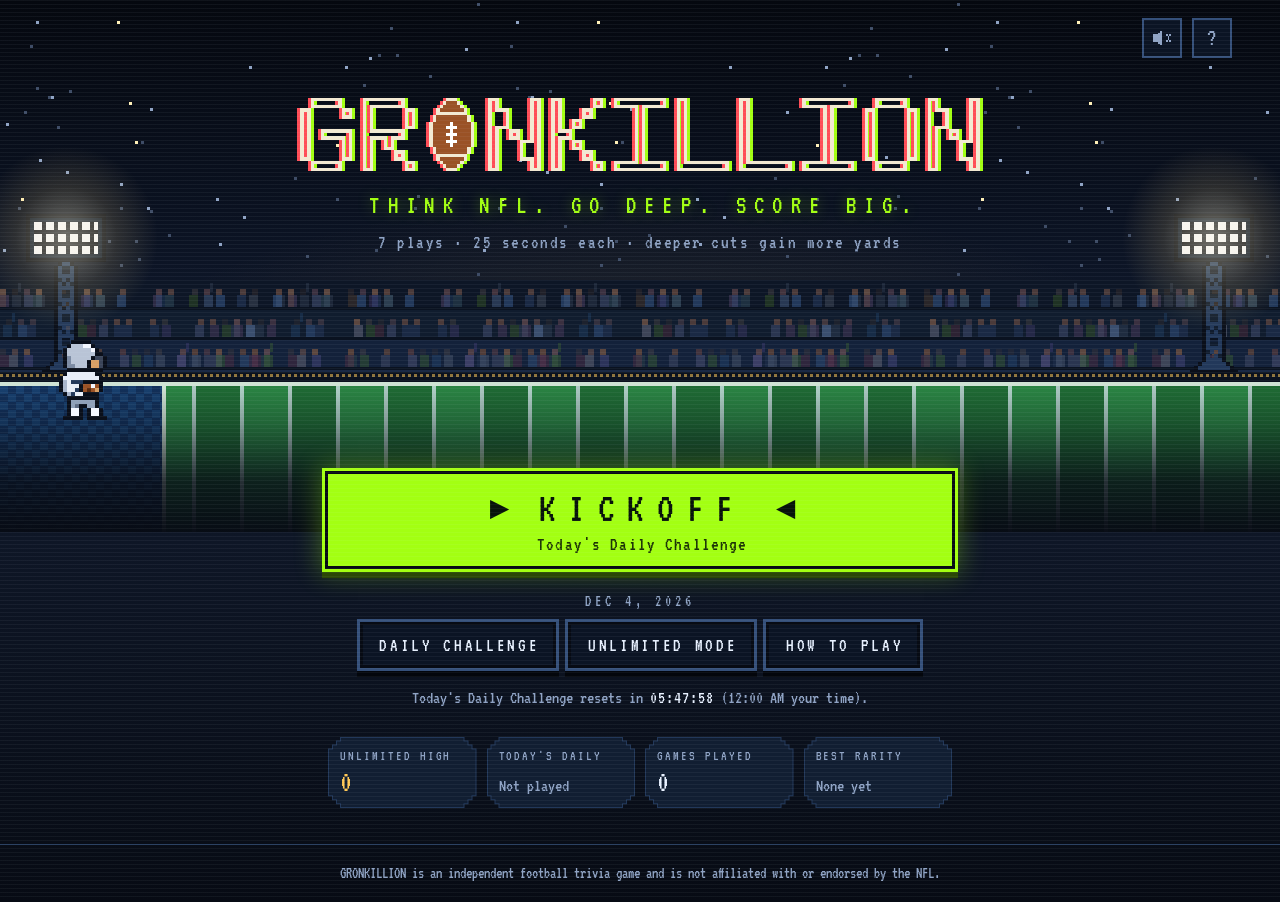
<file: index.html>
<!DOCTYPE html>
<html lang="en">
<head>
<meta charset="utf-8">
<meta name="viewport" content="width=device-width, initial-scale=1, viewport-fit=cover, interactive-widget=resizes-content">
<meta name="theme-color" content="#070B14">
<meta name="description" content="GRONKILLION: an NFL trivia game. Seven timed plays. Obvious answers get first downs; deep cuts score touchdowns.">
<title>GRONKILLION — Think NFL. Go Deep. Score Big.</title>
<link rel="icon" href="data:image/svg+xml,%3Csvg xmlns='http://www.w3.org/2000/svg' viewBox='0 0 8 8' shape-rendering='crispEdges'%3E%3Cpath fill='%23A3FF12' d='M3 0h2v1h1v1h1v4h-1v1h-1v1h-2v-1h-1v-1h-1v-4h1v-1h1z'/%3E%3Cpath fill='%23070B14' d='M3 3h2v1h-2zM3 5h2v1h-2z'/%3E%3C/svg%3E">
<link rel="preconnect" href="https://fonts.googleapis.com">
<link rel="preconnect" href="https://fonts.gstatic.com" crossorigin>
<link rel="stylesheet" href="https://fonts.googleapis.com/css2?family=VT323&display=swap">
<style>
/* ==========================================================================
   GRONKILLION — styles
   Retro pixel language: VT323, notched panels, hard double-ring buttons,
   scanlines, a night stadium. All motion is transform/opacity only.
   ========================================================================== */
:root {
  --bg0: #070B14;
  --bg1: #0E1626;
  --panel: #101C2E;
  --panel-deep: #0B1424;
  --border: #22385A;
  --border-hi: #35507A;
  --text: #E8F1FF;
  --muted: #8FA3C4;
  --lime: #A3FF12;
  --gold: #FFC857;
  --red: #FF4D57;
  --cream: #F3E9D2;
  --turf-a: #1F6B34;
  --turf-b: #2A8443;
  --chalk: #D9E2EE;
  --blue: #4DA3FF;
  --orange: #FF9F43;
  --purple: #B47CFF;
  --font: "VT323", ui-monospace, "SFMono-Regular", Menlo, Consolas, monospace;
  --gutter: clamp(16px, 3vw, 28px);
  --top-h: 76px;
  --sky-h: clamp(220px, 34vh, 330px);
  --cs: 3;   /* crowd pixel scale */
  --ts: 4;   /* light tower pixel scale */
  --s: 4px; /* pixel-corner step */
}

/* Tier colours (existing tier palette). Every badge also carries a text label. */
[data-tier="chalk"]         { --tier: var(--chalk);  --tier-glow: rgba(217, 226, 238, .45); }
[data-tier="starter"]       { --tier: var(--blue);   --tier-glow: rgba(77, 163, 255, .5); }
[data-tier="pro_bowler"]    { --tier: var(--lime);   --tier-glow: rgba(163, 255, 18, .45); }
[data-tier="all_pro"]       { --tier: var(--orange); --tier-glow: rgba(255, 159, 67, .5); }
[data-tier="hall_of_famer"] { --tier: var(--purple); --tier-glow: rgba(180, 124, 255, .55); }
[data-tier="gronkillion"]   { --tier: var(--gold);   --tier-glow: rgba(255, 200, 87, .6); }
[data-tier="miss"]          { --tier: var(--red);    --tier-glow: rgba(255, 77, 87, .5); }

*, *::before, *::after { box-sizing: border-box; }
html { -webkit-text-size-adjust: 100%; text-size-adjust: 100%; background: var(--bg0); }
body {
  position: relative;
  margin: 0;
  min-height: 100vh;
  min-height: 100dvh;
  display: flex;
  flex-direction: column;
  background: linear-gradient(180deg, var(--bg0) 0, var(--bg1) 60vh, var(--bg0) 100%);
  background-color: var(--bg0);
  color: var(--text);
  font-family: var(--font);
  font-size: 20px;
  line-height: 1.3;
  overflow-x: hidden;
  isolation: isolate; /* so the z-index:-1 stadium paints above the body background */
}
/* CRT scanlines: static, so they stay on for reduced-motion users too */
body::after {
  content: "";
  position: fixed;
  inset: 0;
  z-index: 90;
  pointer-events: none;
  background: repeating-linear-gradient(180deg, rgba(232, 241, 255, .05) 0 1px, transparent 1px 4px);
}
button, input, textarea { font: inherit; color: inherit; }
button { cursor: pointer; }
[hidden] { display: none !important; }
p, h1, h2, h3, dl, dd { margin: 0; }
h1, h2, h3 { font-weight: 400; }
.sr-only {
  position: absolute !important; width: 1px; height: 1px; padding: 0; margin: -1px;
  overflow: hidden; clip: rect(0 0 0 0); white-space: nowrap; border: 0;
}
:focus { outline: none; }
:focus-visible { outline: 3px solid var(--lime); outline-offset: 3px; }
.svg-defs { position: absolute; width: 0; height: 0; overflow: hidden; }
.spr { display: block; overflow: visible; }
.micro { font-size: 16px; line-height: 1.2; letter-spacing: .25em; text-transform: uppercase; color: var(--muted); }
.dim { color: var(--muted); }

/* ---------- Notched pixel panel ---------- */
/* Stepped pixel corners (three steps of --s). Declared on the element so a local --s applies. */
.notch, .btn-notch {
  --notch: polygon(
    0 calc(var(--s) * 3), var(--s) calc(var(--s) * 3), var(--s) calc(var(--s) * 2), calc(var(--s) * 2) calc(var(--s) * 2),
    calc(var(--s) * 2) var(--s), calc(var(--s) * 3) var(--s), calc(var(--s) * 3) 0,
    calc(100% - var(--s) * 3) 0, calc(100% - var(--s) * 3) var(--s), calc(100% - var(--s) * 2) var(--s),
    calc(100% - var(--s) * 2) calc(var(--s) * 2), calc(100% - var(--s)) calc(var(--s) * 2), calc(100% - var(--s)) calc(var(--s) * 3), 100% calc(var(--s) * 3),
    100% calc(100% - var(--s) * 3), calc(100% - var(--s)) calc(100% - var(--s) * 3), calc(100% - var(--s)) calc(100% - var(--s) * 2),
    calc(100% - var(--s) * 2) calc(100% - var(--s) * 2), calc(100% - var(--s) * 2) calc(100% - var(--s)), calc(100% - var(--s) * 3) calc(100% - var(--s)),
    calc(100% - var(--s) * 3) 100%, calc(var(--s) * 3) 100%, calc(var(--s) * 3) calc(100% - var(--s)), calc(var(--s) * 2) calc(100% - var(--s)),
    calc(var(--s) * 2) calc(100% - var(--s) * 2), var(--s) calc(100% - var(--s) * 2), var(--s) calc(100% - var(--s) * 3), 0 calc(100% - var(--s) * 3));
}
.notch {
  position: relative;
  isolation: isolate;
  background: var(--notch-line, var(--border));
  clip-path: var(--notch);
}
.notch::before {
  content: "";
  position: absolute;
  inset: 1px;
  z-index: -1;
  background: var(--notch-bg, var(--panel));
  clip-path: var(--notch);
}

/* ---------- Wordmark (cream base + red/lime split in screen px) ---------- */
.wm-chroma .wm-svg { display: block; width: 100%; height: auto; filter: drop-shadow(-3px 0 0 var(--red)) drop-shadow(3px 0 0 var(--lime)); }
.wm-chroma .wm-small { filter: drop-shadow(-1.5px 0 0 var(--red)) drop-shadow(1.5px 0 0 var(--lime)); }

/* ---------- Buttons: flat, square, hard double ring ---------- */
.btn {
  --acc: var(--border-hi);
  --fill: var(--panel-deep);
  --ink: var(--text);
  --drop: #03060C;
  --glow: transparent;
  position: relative;
  display: inline-flex;
  align-items: center;
  justify-content: center;
  gap: .4em;
  min-height: 50px;
  padding: 8px 20px 8px calc(20px + .2em);
  border: 0;
  border-radius: 0;
  background: var(--fill);
  color: var(--ink);
  font-family: var(--font);
  font-size: 23px;
  line-height: 1;
  letter-spacing: .2em;
  text-transform: uppercase;
  text-align: center;
  box-shadow: 0 0 0 3px var(--bg0), 0 0 0 6px var(--acc), 0 6px 0 6px var(--drop), 0 0 24px 8px var(--glow);
  transition: transform .08s steps(2), box-shadow .08s steps(2);
  -webkit-tap-highlight-color: transparent;
}
.btn:active:not([aria-disabled="true"]) {
  transform: translateY(3px);
  box-shadow: 0 0 0 3px var(--bg0), 0 0 0 6px var(--acc), 0 3px 0 6px var(--drop), 0 0 18px 6px var(--glow);
}
.btn:focus-visible { outline: none; }
.btn-primary { --fill: var(--lime); --ink: #07130A; --acc: var(--lime); --drop: #2B4705; --glow: rgba(163, 255, 18, .26); }
.btn-gold    { --fill: var(--gold); --ink: #1A1205; --acc: var(--gold); --drop: #5C400A; --glow: rgba(255, 200, 87, .24); }
.btn-ghost   { --fill: var(--panel-deep); --acc: var(--border-hi); }
.btn-primary:focus-visible, .btn-gold:focus-visible { --acc: var(--text); }
.btn-ghost:hover, .btn-ghost:focus-visible { --acc: var(--lime); --glow: rgba(163, 255, 18, .16); }
.btn-sm { min-height: 40px; font-size: 19px; padding: 6px 14px 6px calc(14px + .2em); }
.btn[aria-disabled="true"] { opacity: .45; cursor: not-allowed; }

/* Notched variant (reveal "next" button): rings drawn as stepped layers */
.btn-notch {
  --s: 3px;
  background: none;
  box-shadow: none;
  padding: 0;
  filter: drop-shadow(0 6px 0 var(--drop)) drop-shadow(0 0 14px var(--tier-glow, transparent));
}
.btn-notch::before, .btn-notch::after { content: ""; position: absolute; clip-path: var(--notch); }
.btn-notch::before { inset: -6px; background: var(--acc); }
.btn-notch::after { inset: -3px; background: var(--bg0); }
.btn-notch > span {
  position: relative;
  z-index: 1;
  display: block;
  padding: 14px 28px 14px calc(28px + .2em);
  background: var(--fill);
  clip-path: var(--notch);
}
.btn-notch:active:not([aria-disabled="true"]) { transform: translateY(3px); box-shadow: none; filter: drop-shadow(0 3px 0 var(--drop)); }
.btn-notch:focus-visible::before { background: var(--lime); }

.btn-text {
  background: none; border: 0; padding: 6px 4px; color: var(--muted);
  font-family: var(--font); font-size: 17px; letter-spacing: .18em; text-transform: uppercase;
}
.btn-text:hover { color: var(--text); }
.btn-text.armed { color: var(--red); }
.btn-text:disabled { opacity: .4; cursor: default; }

.icon-btn {
  width: 40px; height: 40px; display: grid; place-items: center;
  background: var(--panel-deep); color: var(--muted); border: 0;
  box-shadow: inset 0 0 0 2px var(--border-hi);
  font-family: var(--font); font-size: 24px; line-height: 1;
}
.icon-btn svg { width: 22px; height: 22px; }
.icon-btn:hover { color: var(--text); }
.icon-btn:focus-visible { outline: none; box-shadow: inset 0 0 0 2px var(--lime), 0 0 0 3px var(--bg0), 0 0 0 5px var(--lime); }
#soundBtn .snd-on { display: none; }
#soundBtn[aria-pressed="true"] .snd-on { display: block; }
#soundBtn[aria-pressed="true"] .snd-off { display: none; }
#soundBtn[aria-pressed="true"] { color: var(--lime); }

/* ---------- Night stadium backdrop ---------- */
.stadium {
  position: absolute;
  left: 0; right: 0; top: 0;
  height: calc(var(--top-h) + var(--sky-h));
  z-index: -1;
  pointer-events: none;
  overflow: hidden;
}
.sky {
  position: absolute; inset: 0;
  background-image:
    var(--stars, none),
    radial-gradient(60% 70% at 50% 100%, rgba(255, 200, 87, .10), transparent 70%),
    linear-gradient(180deg, #05080F 0, #0A1120 55%, #111B30 100%);
  background-size: 480px 270px, auto, auto;
  image-rendering: pixelated;
}
.stands {
  position: absolute;
  left: 0; right: 0; bottom: 0;
  height: calc(30px * var(--cs) + 12px);
}
.crowd {
  position: absolute; left: 0; right: 0; top: 0;
  height: calc(30px * var(--cs));
  background-repeat: repeat-x;
  background-size: calc(96px * var(--cs)) calc(30px * var(--cs));
  image-rendering: pixelated;
}
.crowd-dim { background-image: var(--crowd-dim, none); }
.crowd-hot { background-image: var(--crowd-hot, none); opacity: var(--hot, .12); transition: opacity 1.2s ease; }
.crowd-dense { background-image: var(--crowd-dense, none); background-position: calc(2px * var(--cs)) 0; opacity: var(--dense, 0); transition: opacity 1.2s ease; }
.ribbon {
  position: absolute; left: 0; right: 0; bottom: 0; height: 12px;
  background:
    repeating-linear-gradient(90deg, rgba(255, 200, 87, .55) 0 3px, transparent 3px 6px) 0 4px / 100% 3px no-repeat,
    linear-gradient(180deg, #1A2944 0 2px, #0A111E 2px);
}
body[data-zone="chains"]   { --hot: .3; }
body[data-zone="midfield"] { --hot: .6; --dense: .45; }
body[data-zone="redzone"]  { --hot: .9; --dense: .8; }
body[data-zone="goalline"], body[data-zone="td"] { --hot: 1; --dense: 1; }
.flashes { position: absolute; left: 0; right: 0; top: 0; height: calc(30px * var(--cs)); }
.flashes span {
  position: absolute; width: 6px; height: 6px; background: #FFFFFF; opacity: 0;
  box-shadow: 0 0 10px 3px rgba(255, 255, 255, .65);
}
body[data-zone="redzone"] .flashes span, body[data-zone="goalline"] .flashes span, body[data-zone="td"] .flashes span {
  animation: camflash var(--d, 2.4s) steps(1, end) var(--delay, 0s) infinite;
}
@keyframes camflash { 0% { opacity: 1; } 3% { opacity: .5; } 6% { opacity: 0; } }
body.td-party .crowd-hot { animation: jump .32s steps(1, end) infinite; }
body.td-party .crowd-dense { animation: jump .32s steps(1, end) -.16s infinite; }
@keyframes jump { 0% { transform: translateY(calc(-2px * var(--cs))); } 50% { transform: none; } }

.tower {
  position: absolute; bottom: 8px;
  width: calc(20px * var(--ts)); height: calc(40px * var(--ts));
}
.tower .spr { width: 100%; height: 100%; }
.tower-l { left: 2vw; }
.tower-r { right: 2vw; }
.lights { position: absolute; inset: 0; }
.glow {
  --gs: calc(46px * var(--ts));
  position: absolute;
  width: var(--gs); height: var(--gs);
  bottom: calc(8px + 34px * var(--ts) - var(--gs) / 2);
  background: radial-gradient(closest-side, rgba(255, 246, 214, .42), rgba(255, 220, 140, .14) 55%, transparent);
}
.glow-l { left: calc(2vw + 10px * var(--ts) - var(--gs) / 2); }
.glow-r { right: calc(2vw + 10px * var(--ts) - var(--gs) / 2); }
.lights.flash .glow { animation: flare 1.6s ease-out; }
@keyframes flare {
  0% { transform: scale(1); opacity: 1; }
  12% { transform: scale(2.4); opacity: 1; }
  100% { transform: scale(1); opacity: 1; }
}

/* ---------- Topbar + HUD ---------- */
.topbar {
  position: relative;
  z-index: 6;
  display: grid;
  grid-template-columns: 1fr auto 1fr;
  align-items: center;
  gap: 12px;
  width: 100%;
  max-width: 1240px;
  height: var(--top-h);
  margin: 0 auto;
  padding: 0 var(--gutter);
}
.brand { grid-column: 1; justify-self: start; display: flex; align-items: center; padding: 6px; background: none; border: 0; }
.brand-wm { display: block; width: 168px; }
.brand-ball { display: none; width: 30px; }
.brand-ball .spr { width: 100%; height: auto; }
/* Home and results already show a wordmark; the Home button covers navigation there. */
body[data-phase="home"] .brand, body[data-phase="results"] .brand { visibility: hidden; }
.top-right { grid-column: 3; justify-self: end; display: flex; gap: 10px; }

.hud { grid-column: 2; display: flex; align-items: flex-start; gap: clamp(12px, 3vw, 44px); }
.hud-cell { --notch-bg: rgba(16, 28, 46, .94); display: flex; flex-direction: column; min-width: 124px; padding: 6px 14px 4px; }
.hud-cell .micro { font-size: 14px; }
.hud-yards { align-items: flex-start; }
.hud-score { align-items: flex-end; }
.hud-num { font-size: 36px; line-height: 1; font-variant-numeric: tabular-nums; }
.hud-yards .hud-num { color: var(--lime); }
.hud-yards .hud-num::after { content: " YD"; font-size: 18px; color: var(--muted); letter-spacing: .1em; }
.hud-score .hud-num { color: var(--gold); }
.hud-mid { display: flex; flex-direction: column; align-items: center; padding-top: 6px; }
.hud-play { font-size: 14px; white-space: nowrap; }
.hud-mode::before { content: " · "; }
.pips { display: flex; gap: 4px; margin: 0 0 6px; padding: 0; list-style: none; }
.pip { width: 15px; height: 15px; background: var(--panel-deep); box-shadow: inset 0 0 0 2px var(--border-hi); }
.pip[data-state="done"] { background: var(--tier); box-shadow: inset 0 0 0 2px rgba(0, 0, 0, .25); }
.pip[data-state="current"] { background: rgba(163, 255, 18, .25); box-shadow: inset 0 0 0 2px var(--lime); animation: pip 1.1s steps(1, end) infinite; }
@keyframes pip { 50% { opacity: .35; } }

main { flex: 1; width: 100%; overflow-x: clip; } /* scrims bleed past the column; clip without breaking sticky */

/* ---------- Home ---------- */
.screen-home { position: relative; }
.home-sky {
  min-height: var(--sky-h);
  display: flex;
  flex-direction: column;
  align-items: center;
  padding: 4px var(--gutter) 0;
  text-align: center;
}
.wordmark { width: min(680px, 100%); margin: clamp(4px, 2vh, 22px) 0 18px; }
.tagline { font-size: clamp(20px, 2.6vw, 26px); letter-spacing: .32em; text-transform: uppercase; color: var(--lime); text-shadow: 0 0 14px rgba(163, 255, 18, .35); padding-left: .32em; }
.subtag { margin-top: 8px; font-size: 19px; letter-spacing: .08em; color: var(--muted); }
.home-field { position: relative; }
.home-turf {
  position: relative;
  height: 150px;
  border-top: 4px solid #CFE3D4;
  background:
    repeating-linear-gradient(90deg, rgba(232, 241, 255, .7) 0 4px, transparent 4px 48px),
    repeating-linear-gradient(90deg, var(--turf-a) 0 48px, var(--turf-b) 48px 96px);
}
.home-turf::after {
  content: "";
  position: absolute; inset: 0;
  z-index: 1;
  background: linear-gradient(180deg, rgba(7, 11, 20, 0) 0, rgba(7, 11, 20, .25) 36px, rgba(7, 11, 20, .82) 96px, var(--bg0) 150px);
}
.home-ez {
  position: absolute; left: 0; top: 0; bottom: 0;
  width: clamp(72px, 13vw, 210px);
  background: repeating-conic-gradient(#12305A 0 25%, #18406F 0 50%) 0 0 / 16px 16px;
  box-shadow: inset -4px 0 0 #CFE3D4;
}
.home-runner {
  position: absolute; z-index: 2;
  top: -46px;
  left: calc(clamp(72px, 13vw, 210px) / 2 - 32px);
  width: 64px; height: 80px;
}
.home-runner .spr { width: 100%; height: 100%; }
.home-col {
  position: relative;
  z-index: 3;
  max-width: 680px;
  margin: -64px auto 0;
  padding: 0 var(--gutter) 36px;
  display: flex;
  flex-direction: column;
  gap: 22px;
}
.btn-kickoff {
  flex-direction: column;
  gap: 6px;
  width: 100%;
  min-height: 92px;
  margin-top: 6px;
  --fill: var(--lime); --ink: #07130A; --acc: var(--lime); --drop: #2B4705; --glow: rgba(163, 255, 18, .3);
}
.btn-kickoff:focus-visible { --acc: var(--text); }
.k-main { font-size: clamp(32px, 5vw, 42px); letter-spacing: .3em; }
.k-arrow { font-size: .6em; vertical-align: .18em; letter-spacing: 0; }
.k-sub { font-size: 19px; letter-spacing: .06em; text-transform: none; color: #1B3305; }
.home-meta { display: flex; flex-direction: column; align-items: center; gap: 14px; margin-top: 4px; }
.mode-row { display: flex; flex-wrap: wrap; justify-content: center; gap: 18px; }
.mode-row .btn-sm { letter-spacing: .14em; padding-left: calc(14px + .14em); }
.daily-note { text-align: center; font-size: 18px; color: var(--muted); }
.daily-note strong { color: var(--text); font-weight: 400; letter-spacing: .06em; }
.resume { --notch-bg: rgba(16, 28, 46, .96); padding: 14px 16px; display: grid; gap: 14px; }
.resume-row { display: flex; flex-wrap: wrap; align-items: center; gap: 14px 18px; }
.resume-row p { flex: 1 1 220px; font-size: 20px; }
.resume-row p span { display: block; font-size: 17px; color: var(--muted); }
.board { margin-top: 4px; }
.board-grid { display: grid; grid-template-columns: repeat(4, 1fr); gap: 10px; }
.board-cell { --notch-bg: rgba(16, 28, 46, .9); padding: 10px 12px; }
.board-cell dt { font-size: 14px; letter-spacing: .14em; text-transform: uppercase; color: var(--muted); }
.board-cell dd { font-size: 30px; line-height: 1.05; margin-top: 2px; }
.board-cell dd.gold { color: var(--gold); }
.board-cell dd .small { font-size: 18px; color: var(--muted); }
.mini-tier { display: inline-flex; align-items: center; gap: 6px; font-size: 20px; color: var(--tier); text-transform: uppercase; letter-spacing: .06em; }
.mini-tier .spr { width: 22px; height: 22px; }
.storage-note { --notch-bg: rgba(60, 20, 26, .9); --notch-line: var(--red); padding: 10px 14px; font-size: 18px; }

/* ---------- Game ---------- */
.screen-game {
  display: flex;
  flex-direction: column;
  align-items: center;
  gap: 14px;
  min-height: calc(100vh - var(--top-h));
  min-height: calc(100dvh - var(--top-h));
  padding: 6px var(--gutter) 18px;
}
.stage { position: relative; isolation: isolate; width: 100%; max-width: 720px; display: flex; flex-direction: column; align-items: center; }
/* Soft scrim so text over the crowd keeps its contrast; the crowd stays visible at the sides. */
.stage::before, .screen-results::before {
  content: "";
  position: absolute;
  z-index: -1;
  pointer-events: none;
  background: radial-gradient(closest-side, rgba(7, 11, 20, .92), rgba(7, 11, 20, .8) 62%, rgba(7, 11, 20, 0));
}
.stage::before { left: -22%; right: -22%; top: -30px; bottom: -30px; }
.qcard { --notch-bg: rgba(16, 28, 46, .95); width: 100%; padding: 22px 28px 18px; }
.qcard.enter { animation: card-in .32s steps(4, end); }
@keyframes card-in { from { transform: translateY(12px); opacity: 0; } }
.q-label { color: var(--red); }
.q-prompt { margin: 10px 0 8px; font-size: clamp(30px, 3.6vw, 40px); line-height: 1.08; letter-spacing: .02em; }
.q-prompt:focus-visible { outline-offset: 6px; }
.q-scope { font-size: 19px; color: var(--muted); }
.q-hint { margin-top: 12px; font-size: 16px; letter-spacing: .14em; color: var(--muted); }
.snap-cap {
  --s: 3px;
  --notch-bg: #0B1424;
  z-index: 2;
  margin-top: -12px;
  padding: 5px 16px;
  font-size: 18px;
  letter-spacing: .08em;
  color: var(--muted);
  visibility: hidden;
}
.snap-cap b { color: var(--lime); font-weight: 400; }
body[data-phase="preview"] .snap-cap, body[data-phase="kickoff"] .snap-cap { visibility: visible; }
body[data-phase="reveal"] .qcard, body[data-phase="reveal"] .snap-cap { display: none; }

/* Input bar */
.answer-zone { width: 100%; max-width: 720px; --clock: var(--lime); --clock-line: var(--border-hi); }
.answer-zone[data-clock="snap"] { --clock: var(--muted); }
.answer-zone[data-clock="warn"] { --clock: var(--gold); }
.answer-zone[data-clock="danger"] { --clock: var(--red); --clock-line: var(--red); }
.typo-chip { --notch-bg: rgba(11, 20, 36, .96); width: fit-content; max-width: 100%; margin: 0 auto 12px; padding: 8px 18px; text-align: center; animation: card-in .2s steps(2, end); }
.tc-main { font-size: 23px; }
.tc-from { color: var(--muted); }
.tc-arrow { color: var(--text); }
.tc-to { color: var(--lime); }
.tc-sub { font-size: 16px; letter-spacing: .1em; color: var(--muted); }
.answer-bar { display: flex; align-items: flex-start; gap: 16px; }
.timer { position: relative; flex: 0 0 58px; width: 58px; height: 58px; }
.dial { display: block; width: 100%; height: 100%; }
.dial .ring { fill: var(--panel-deep); }
.dial .seg { fill: var(--border); }
.dial .seg.on { fill: var(--clock); }
.t-num { position: absolute; inset: 0; display: grid; place-items: center; font-size: 27px; line-height: 1; color: var(--clock); font-variant-numeric: tabular-nums; }
.input-col { flex: 1; min-width: 0; }
.input-wrap input {
  display: block;
  width: 100%;
  height: 58px;
  padding: 0 16px;
  border: 2px solid var(--clock-line);
  border-radius: 0;
  background: #0A1322;
  color: var(--text);
  font-family: var(--font);
  font-size: 27px;
  letter-spacing: .04em;
}
.input-wrap input::placeholder { color: #6F83A3; }
.input-wrap input:focus { outline: none; border-color: var(--lime); box-shadow: 0 0 0 1px var(--lime); }
.answer-zone[data-clock="danger"] .input-wrap input { border-color: var(--red); box-shadow: 0 0 14px rgba(255, 77, 87, .35); }
.input-wrap input[aria-disabled="true"] { opacity: .6; }
.input-wrap.ok input { border-color: var(--lime); box-shadow: 0 0 18px rgba(163, 255, 18, .45); }
.input-wrap.bad input { border-color: var(--red); }
.input-wrap.shake { animation: shake .3s steps(6, end); }
@keyframes shake { 20% { transform: translateX(-6px); } 40% { transform: translateX(6px); } 60% { transform: translateX(-4px); } 80% { transform: translateX(4px); } }
.clockbar { height: 6px; margin-top: 6px; background: var(--panel-deep); overflow: hidden; }
.clockbar span { display: block; height: 100%; background: var(--clock); transform-origin: left center; }
.btn-snap { height: 58px; min-height: 58px; padding-inline: 22px; }
.answer-meta { display: flex; align-items: flex-start; justify-content: space-between; gap: 12px; min-height: 30px; margin-top: 10px; }
.feedback { font-size: 19px; color: var(--muted); }
.feedback.is-error { color: var(--red); }
.feedback.is-info { color: var(--gold); }
.feedback.is-ok { color: var(--lime); }
.fb-note { display: block; font-size: 17px; color: var(--muted); }

/* Reveal */
.reveal { width: 100%; display: flex; flex-direction: column; align-items: center; gap: 4px; padding: 2px 0 6px; text-align: center; }
.reveal > * { animation: rv-in .36s steps(3, end) backwards; }
.reveal > :nth-child(2) { animation-delay: .05s; }
.reveal > :nth-child(3) { animation-delay: .12s; }
.reveal > :nth-child(4) { animation-delay: .18s; }
.reveal > :nth-child(5) { animation-delay: .24s; }
.reveal > :nth-child(6) { animation-delay: .3s; }
@keyframes rv-in { from { opacity: 0; transform: translateY(8px); } }
.rv-status { font-size: 15px; }
.rv-mascot { width: 76px; height: 76px; margin: 4px 0 2px; }
.rv-mascot .spr { width: 100%; height: 100%; filter: drop-shadow(0 0 4px var(--tier-glow)) drop-shadow(0 0 18px var(--tier-glow)); }
.reveal[data-tier="gronkillion"] .rv-mascot .spr { animation: trophy 1.2s steps(2, end) infinite; }
@keyframes trophy { 50% { transform: translateY(-4px); } }
.rv-tier { font-size: clamp(40px, 5.4vw, 52px); line-height: 1; letter-spacing: .2em; padding-left: .2em; text-transform: uppercase; color: var(--tier); text-shadow: 0 0 18px var(--tier-glow); }
.rv-answer { font-size: 29px; line-height: 1.15; margin-top: 6px; }
.rv-answer::before { content: "“"; }
.rv-answer::after { content: "”"; }
.rv-answer:focus-visible { outline-offset: 4px; }
.rv-points { font-size: 25px; }
.rv-points b { font-weight: 400; color: var(--tier); }
.rv-flavor { font-size: 19px; letter-spacing: .08em; color: var(--muted); }
.rv-note { max-width: 540px; font-size: 18px; color: var(--muted); }
.btn-next { margin: 14px 0 12px; --fill: var(--panel-deep); --acc: var(--tier, var(--border-hi)); }
.rv-more { --notch-bg: rgba(11, 20, 36, .92); width: 100%; max-width: 700px; padding: 8px 14px 10px; text-align: left; }
.rv-more h3 { font-size: 14px; letter-spacing: .2em; text-transform: uppercase; color: var(--muted); }
.rv-more ul { display: flex; flex-wrap: wrap; gap: 6px 8px; margin: 6px 0 0; padding: 0; list-style: none; }
.rv-more li { display: inline-flex; align-items: center; gap: 8px; padding: 2px 10px; font-size: 19px; background: var(--panel); box-shadow: inset 3px 0 0 var(--tier); }
.rv-more li small { font-size: 15px; letter-spacing: .12em; text-transform: uppercase; color: var(--tier); }

/* Field */
.field-wrap { width: 100%; max-width: 920px; margin-top: auto; }
.field-head { display: flex; justify-content: space-between; align-items: baseline; gap: 12px; margin-bottom: 6px; }
.zone-label { color: var(--text); }
.zone-label[data-zone="redzone"], .zone-label[data-zone="goalline"] { color: var(--red); }
.zone-label[data-zone="td"] { color: var(--gold); }
.yard-pos span { color: var(--lime); }
.field-box { position: relative; box-shadow: 0 0 0 3px var(--bg0), 0 0 0 4px var(--border); }
.field svg { display: block; width: 100%; height: auto; }
.field-ovl { position: absolute; inset: 0; pointer-events: none; overflow: hidden; }
.tl-label {
  position: absolute;
  transform: translateY(-50%);
  padding: 0 6px;
  font-size: 16px;
  line-height: 1.15;
  letter-spacing: .08em;
  text-transform: uppercase;
  white-space: nowrap;
  color: var(--text);
  background: rgba(7, 11, 20, .8);
  box-shadow: inset 2px 0 0 var(--tier);
  opacity: 0;
}
.tl-label.flip { transform: translate(-100%, -50%); box-shadow: inset -2px 0 0 var(--tier); }
.tl-label.earned { color: var(--tier); background: rgba(7, 11, 20, .92); }
.field-zones { position: relative; height: 40px; margin-top: 6px; }
.zone-cap {
  position: absolute;
  transform: translateX(-50%);
  font-size: 15px;
  letter-spacing: .16em;
  text-transform: uppercase;
  white-space: nowrap;
  color: var(--muted);
  opacity: 0;
  transition: opacity .7s ease .5s;
}
.zone-cap::before { content: "▲ "; font-size: 11px; vertical-align: .15em; }
.zone-cap.row-1 { top: 18px; }
.zone-cap.passed { opacity: 1; }
.zone-cap.z-redzone.passed, .zone-cap.z-goalline.passed { color: var(--red); }

/* Field SVG internals */
.field .tl { opacity: 0; }
.field .tl line { stroke: var(--text); stroke-width: .5; stroke-dasharray: 2 2; }
.field .tl.earned line { stroke: var(--tier); stroke-width: 1; stroke-dasharray: none; }
.field .gline { transition: transform .5s steps(6, end), opacity .3s; }
.field .gline line { stroke: var(--gold); stroke-width: .75; stroke-dasharray: 3 1; }
.field .drive-bar { fill: var(--tier); opacity: .55; transform-box: fill-box; transform-origin: left center; }
.field .drive-miss { fill: var(--red); opacity: .8; }

/* Sprite frame sets (shared by the field <g> and standalone <svg>) */
.fr { opacity: 0; }
.runner .set-idle .fr-1 { opacity: 1; animation: idleA 1.1s steps(1, end) infinite; }
.runner .set-idle .fr-2 { animation: idleB 1.1s steps(1, end) infinite; }
@keyframes idleA { 50% { opacity: 0; } 100% { opacity: 0; } }
@keyframes idleB { 50% { opacity: 1; } 100% { opacity: 1; } }
.runner .set-run { display: none; }
.runner.is-running .set-run { display: inline; }
.runner.is-running .set-idle { display: none; }
.runner .set-run .fr { animation: run4 .36s steps(1, end) infinite; }
.runner .set-run .fr-2 { animation-delay: -.27s; }
.runner .set-run .fr-3 { animation-delay: -.18s; }
.runner .set-run .fr-4 { animation-delay: -.09s; }
@keyframes run4 { 0% { opacity: 1; } 25% { opacity: 0; } 100% { opacity: 0; } }
.runner.no-ball .tuck { display: none; }
.qb .fr-1 { opacity: 1; }
.qb.thrown .fr-1 { opacity: 0; }
.qb.thrown .fr-2 { opacity: 1; }
.spin .fr { animation: spin3 .18s steps(1, end) infinite; }
.spin .fr-2 { animation-delay: -.12s; }
.spin .fr-3 { animation-delay: -.06s; }
@keyframes spin3 { 0% { opacity: 1; } 33.3% { opacity: 0; } 100% { opacity: 0; } }

/* ---------- Results ---------- */
.screen-results { position: relative; isolation: isolate; max-width: 780px; margin: 0 auto; padding: 4px var(--gutter) 36px; display: flex; flex-direction: column; gap: 26px; }
.screen-results::before { left: -18%; right: -18%; top: -60px; height: 560px; }
.res-top { display: flex; align-items: center; justify-content: space-between; gap: 16px; flex-wrap: wrap; }
.res-wm { display: block; width: 150px; }
.res-mode { text-align: right; }
.res-hero { display: flex; flex-direction: column; gap: 6px; }
.res-score { display: flex; align-items: flex-end; flex-wrap: wrap; gap: 6px 18px; }
.res-score .big {
  font-size: clamp(110px, 20vw, 168px);
  line-height: .78;
  color: var(--gold);
  text-shadow: 5px 5px 0 #5C400A, 0 0 32px rgba(255, 200, 87, .3);
  font-variant-numeric: tabular-nums;
}
.res-side { display: flex; flex-direction: column; padding-bottom: 6px; }
.res-yard { font-size: 28px; letter-spacing: .16em; text-transform: uppercase; color: var(--lime); }
.res-side .of { font-size: 17px; letter-spacing: .22em; text-transform: uppercase; color: var(--muted); }
.res-rank { margin-top: 10px; font-size: clamp(36px, 5.4vw, 50px); line-height: 1; letter-spacing: .14em; text-transform: uppercase; }
.res-hero[data-rank="legend"] .res-rank { color: var(--gold); text-shadow: 0 0 18px rgba(255, 200, 87, .45); }
.res-hero[data-rank="hof"] .res-rank { color: var(--purple); }
.res-hero[data-rank="allpro"] .res-rank { color: var(--orange); }
.res-msg { font-size: 21px; color: var(--muted); }
.res-badge span { display: inline-block; margin-top: 6px; padding: 4px 12px; font-size: 17px; letter-spacing: .2em; text-transform: uppercase; background: var(--gold); color: #1A1205; }

.res-log { --notch-bg: rgba(11, 20, 36, .9); padding: 14px 16px 10px; }
.res-log h3 { color: var(--text); }
.log-chart { position: relative; display: grid; grid-template-columns: 44px 1fr; grid-template-rows: 220px auto; margin-top: 12px; }
.log-y { position: relative; }
.log-y span { position: absolute; right: 8px; transform: translateY(50%); font-size: 15px; color: var(--muted); }
.log-plot { position: relative; overflow: hidden; border-bottom: 2px solid var(--border-hi); }
.log-grid { position: absolute; left: 0; right: 0; border-top: 1px dashed rgba(53, 80, 114, .7); }
.log-cols { position: absolute; inset: 0; display: grid; grid-template-columns: repeat(7, 1fr); }
.log-col { position: relative; }
.log-bar { position: absolute; left: 50%; bottom: 0; width: 2px; margin-left: -1px; height: calc(var(--h) * 1%); background: var(--tier); }
.log-bar .spr { position: absolute; left: 50%; top: -30px; width: 32px; height: 32px; margin-left: -16px; filter: drop-shadow(0 0 8px var(--tier-glow)); }
.log-plot.grow .log-bar { animation: bar-up .6s steps(6, end) backwards; animation-delay: calc(var(--i) * .12s + .2s); }
@keyframes bar-up { from { transform: translateY(calc(100% + 36px)); } }
.log-miss { position: absolute; left: 50%; bottom: 0; transform: translate(-50%, 2px); font-size: 26px; line-height: 1; color: var(--red); }
.log-x { grid-column: 2; display: grid; grid-template-columns: repeat(7, 1fr); padding-top: 6px; text-align: center; font-size: 16px; color: var(--muted); }

.res-legend h3 { margin-bottom: 8px; }
.legend-table { width: 100%; border-collapse: collapse; font-size: 18px; }
.legend-table td { padding: 6px 8px; border-bottom: 1px solid var(--border); vertical-align: top; }
.legend-table .lg-range { width: 5.5em; color: var(--muted); white-space: nowrap; font-variant-numeric: tabular-nums; }
.legend-table .lg-title { width: 11em; text-transform: uppercase; letter-spacing: .08em; }
.legend-table .lg-msg { color: var(--muted); }
.legend-table tr.is-you td { background: rgba(163, 255, 18, .08); color: var(--text); }
.legend-table tr.is-you .lg-range { box-shadow: inset 3px 0 0 var(--lime); color: var(--lime); }
.legend-table tr.is-you .lg-title::after { content: " ◀ you"; color: var(--lime); text-transform: uppercase; font-size: 15px; letter-spacing: .14em; }

.res-plays { display: grid; gap: 10px; margin: 0; padding: 0; list-style: none; }
.res-play {
  --notch-bg: linear-gradient(90deg, var(--tier) 0 4px, rgba(16, 28, 46, .95) 4px);
  display: grid;
  grid-template-columns: 34px 1fr auto;
  gap: 2px 12px;
  align-items: center;
  padding: 10px 14px 10px 16px;
}
.res-play::before { background: var(--notch-bg); }
.rp-num { grid-row: 1 / 3; font-size: 26px; color: var(--muted); text-align: center; }
.rp-q { font-size: 18px; color: var(--muted); }
.rp-cat { display: block; font-size: 14px; letter-spacing: .2em; text-transform: uppercase; color: var(--text); opacity: .8; }
.rp-a { font-size: 20px; }
.rp-a b { font-weight: 400; color: var(--text); }
.rp-tier { color: var(--tier); text-transform: uppercase; letter-spacing: .08em; font-size: 16px; margin-left: 4px; }
.rp-pts { grid-column: 3; grid-row: 1 / 3; font-size: 30px; color: var(--tier); font-variant-numeric: tabular-nums; }

.res-actions { display: flex; flex-direction: column; gap: 22px; padding: 6px 6px 0; }
.res-row { display: flex; gap: 22px; }
.res-row .btn-wide { flex: 1; }
.btn-wide { width: 100%; }
.res-row-ghost { flex-wrap: wrap; }
.res-next { text-align: center; font-size: 18px; color: var(--muted); }
.res-next strong { color: var(--text); font-weight: 400; }

/* ---------- Dialogs, toast, footer ---------- */
dialog {
  max-width: min(640px, calc(100vw - 24px));
  max-height: calc(100dvh - 32px);
  padding: 0;
  border: 0;
  background: transparent;
  color: var(--text);
  overflow: auto;
}
dialog::backdrop { background: rgba(4, 7, 13, .8); }
.dlg { --notch-bg: #0D1727; --notch-line: var(--border-hi); padding: 24px 26px 26px; font-size: 19px; }
.dlg h2 { font-size: 36px; line-height: 1; letter-spacing: .12em; text-transform: uppercase; color: var(--lime); margin-bottom: 12px; }
.dlg h3 { margin: 18px 0 6px; font-size: 16px; letter-spacing: .25em; text-transform: uppercase; color: var(--gold); }
.dlg p { margin-bottom: 4px; }
.dlg ul { margin: 0; padding-left: 1.1em; }
.dlg li { margin: 3px 0; }
.dlg strong { font-weight: 400; color: var(--gold); }
.dlg-fine { margin-top: 8px; font-size: 17px; color: var(--muted); }
.dlg-lead { margin-bottom: 10px; }
.dlg-actions { display: flex; justify-content: flex-end; flex-wrap: wrap; gap: 18px; margin-top: 22px; padding: 0 6px 6px; }
.dlg-actions form { display: contents; }
.tier-table { width: 100%; border-collapse: collapse; margin-top: 6px; }
.tier-table td { padding: 6px 8px; border-bottom: 1px solid var(--border); vertical-align: middle; }
.tier-table td:first-child { width: 44px; }
.tier-table .spr { width: 32px; height: 32px; filter: drop-shadow(0 0 5px var(--tier-glow)); }
.tier-table .tt-name { color: var(--tier); text-transform: uppercase; letter-spacing: .1em; font-size: 20px; }
.tier-table .tt-desc { color: var(--muted); font-size: 17px; }
.tier-table .tt-pts { text-align: right; white-space: nowrap; font-size: 20px; }
#shareText { width: 100%; min-height: 220px; padding: 10px 12px; border: 2px solid var(--border-hi); border-radius: 0; background: #0A1322; color: var(--text); font-family: var(--font); font-size: 19px; resize: vertical; }

.toast {
  --notch-bg: #0D1727;
  --notch-line: var(--lime);
  position: fixed; left: 50%; bottom: calc(24px + env(safe-area-inset-bottom));
  z-index: 70;
  padding: 10px 20px;
  font-size: 20px;
  letter-spacing: .08em;
  opacity: 0;
  transform: translate(-50%, 16px);
  transition: opacity .2s steps(2), transform .2s steps(2);
  pointer-events: none;
}
.toast:empty { display: none; }
.toast.show { opacity: 1; transform: translate(-50%, 0); }

.site-footer { padding: 18px var(--gutter) calc(18px + env(safe-area-inset-bottom)); text-align: center; font-size: 16px; color: var(--muted); border-top: 1px solid var(--border); }

#confetti { position: fixed; inset: 0; z-index: 60; pointer-events: none; image-rendering: pixelated; }

/* ---------- Kickoff transition ---------- */
.kickoff-fx { position: fixed; inset: 0; z-index: 80; overflow: hidden; background: rgba(7, 11, 20, .94); }
.kickoff-fx.run { animation: ko-fade 1.15s steps(1, end) forwards; }
@keyframes ko-fade { 0% { opacity: 1; } 92% { opacity: 1; } 96% { opacity: .5; } 100% { opacity: 0; } }
.ko-turf {
  position: absolute; left: 0; right: 0; bottom: 0; height: 28vh;
  border-top: 4px solid #CFE3D4;
  background:
    linear-gradient(180deg, transparent 30%, rgba(7, 11, 20, .7)),
    repeating-linear-gradient(90deg, rgba(232, 241, 255, .7) 0 4px, transparent 4px 64px),
    repeating-linear-gradient(90deg, var(--turf-a) 0 64px, var(--turf-b) 64px 128px);
}
.ko-kicker { position: absolute; left: 12vw; bottom: calc(28vh - 14px); width: 96px; height: 120px; }
.ko-kicker .spr { width: 100%; height: 100%; }
.kickoff-fx.run .ko-kicker .fr-1 { animation: ko-f1 1.15s steps(1, end) forwards; }
.kickoff-fx.run .ko-kicker .fr-2 { animation: ko-f2 1.15s steps(1, end) forwards; }
.ko-kicker .fr-1 { opacity: 1; }
@keyframes ko-f1 { 0% { opacity: 1; } 24% { opacity: 0; } 100% { opacity: 0; } }
@keyframes ko-f2 { 0% { opacity: 0; } 24% { opacity: 1; } 100% { opacity: 1; } }
.ko-ball-x { position: absolute; left: calc(12vw + 84px); bottom: calc(28vh + 4px); }
.ko-ball { width: 40px; height: 30px; }
.ko-ball .spr { position: absolute; inset: 0; width: 100%; height: 100%; }
.kickoff-fx.run .ko-ball-x { animation: ko-x .78s linear .28s both; }
.kickoff-fx.run .ko-ball-y { animation: ko-y .78s .28s both; }
@keyframes ko-x { from { transform: translateX(0); } to { transform: translateX(82vw); } }
@keyframes ko-y {
  0% { transform: translateY(0); animation-timing-function: cubic-bezier(.2, .7, .4, 1); }
  50% { transform: translateY(-46vh); animation-timing-function: cubic-bezier(.6, 0, .8, .3); }
  100% { transform: translateY(-14vh); }
}
.ko-word {
  position: absolute; left: 0; right: 0; top: 24%;
  text-align: center;
  font-size: clamp(64px, 15vw, 168px);
  line-height: 1;
  letter-spacing: .2em;
  padding-left: .2em;
  text-transform: uppercase;
  color: var(--cream);
  text-shadow: -4px 0 0 var(--red), 4px 0 0 var(--lime);
  opacity: 0;
}
.kickoff-fx.run .ko-word { animation: ko-word 1.15s steps(1, end) forwards; }
@keyframes ko-word {
  0% { opacity: 0; transform: scale(.7); }
  30% { opacity: 1; transform: scale(1.12); }
  38% { opacity: 1; transform: scale(1); }
  100% { opacity: 1; transform: scale(1); }
}

/* ---------- Responsive ---------- */
@media (max-width: 860px) {
  .hud-cell { min-width: 100px; }
  .hud-num { font-size: 30px; }
  .board-grid { grid-template-columns: repeat(2, 1fr); }
}
@media (max-width: 720px) {
  :root { --top-h: 64px; --ts: 2.5; --cs: 2.5; }
  .topbar { gap: 8px; grid-template-columns: auto 1fr auto; }
  .hud { justify-self: center; gap: 8px; }
  body:not([data-phase="home"]) .brand-wm { display: none; }
  body:not([data-phase="home"]) .brand-ball { display: block; }
  .brand { padding: 4px 2px; }
  .hud-cell { min-width: 72px; padding: 4px 8px 3px; --s: 3px; }
  .hud-cell .micro { font-size: 12px; letter-spacing: .14em; }
  .hud-num { font-size: 25px; }
  .hud-yards .hud-num::after { font-size: 14px; }
  .hud-mode { display: none; }
  .hud-play { font-size: 12px; letter-spacing: .12em; }
  .pip { width: 10px; height: 10px; }
  .pips { gap: 3px; margin-bottom: 5px; }
  .icon-btn { width: 36px; height: 36px; }
  .top-right { gap: 6px; }

  .screen-game { gap: 12px; padding-bottom: 0; }
  .stage { order: 1; }
  .field-wrap { order: 2; margin-top: 0; }
  .answer-zone {
    order: 3;
    position: sticky;
    bottom: 0;
    z-index: 4;
    width: calc(100% + 2 * var(--gutter));
    max-width: none;
    margin: auto calc(-1 * var(--gutter)) 0;
    padding: 18px var(--gutter) calc(10px + env(safe-area-inset-bottom));
    background: linear-gradient(180deg, rgba(7, 11, 20, 0), rgba(7, 11, 20, .94) 18px, var(--bg0));
  }
  .qcard { padding: 16px 18px 14px; }
  .q-prompt { font-size: clamp(26px, 7vw, 32px); }
  .answer-bar { gap: 10px; }
  .timer { flex-basis: 48px; width: 48px; height: 48px; }
  .t-num { font-size: 23px; }
  .input-wrap input { height: 48px; font-size: 23px; padding: 0 10px; }
  .btn-snap { height: 48px; min-height: 48px; padding: 6px 12px 6px calc(12px + .2em); font-size: 20px; }
  .answer-meta { margin-top: 6px; min-height: 24px; }
  .feedback { font-size: 17px; }
  .tl-label { font-size: 13px; padding: 0 3px; }
  .field-head .micro { font-size: 13px; letter-spacing: .12em; }
  .zone-cap { font-size: 13px; letter-spacing: .1em; }
  .field-zones { height: 34px; }
  .zone-cap.row-1 { top: 16px; }
  .rv-mascot { width: 72px; height: 72px; }
  .rv-answer { font-size: 25px; }
  .home-col { margin-top: -70px; }
  .home-meta { justify-content: center; }
  .mode-row { justify-content: center; gap: 16px; }
  .res-row { gap: 18px; }
  .log-chart { grid-template-columns: 36px 1fr; grid-template-rows: 180px auto; }
  .log-bar .spr { width: 26px; height: 26px; margin-left: -13px; top: -24px; }
  .legend-table .lg-title { width: auto; }
  .legend-table .lg-msg { display: none; }
  .legend-table tr.is-you .lg-msg { display: table-cell; }
}
@media (max-width: 400px) {
  :root { --gutter: 12px; }
  .hud-cell { min-width: 60px; padding: 3px 6px 2px; }
  .hud-num { font-size: 22px; }
  .pip { width: 8px; height: 8px; }
  .btn { letter-spacing: .14em; }
  .btn-sm { font-size: 17px; padding: 6px 10px 6px calc(10px + .14em); }
  .k-main { letter-spacing: .22em; }
}

/* ---------- Reduced motion: sprites jump to final frames, no sweeps ---------- */
@media (prefers-reduced-motion: reduce) {
  *, *::before, *::after { animation: none !important; transition: none !important; scroll-behavior: auto !important; }
}
</style>
</head>
<body>
<!-- Night stadium backdrop (decorative; sprites are injected by script) -->
<div class="stadium" id="stadium" aria-hidden="true">
  <div class="sky"></div>
  <div class="stands"><span class="crowd crowd-dim"></span><span class="crowd crowd-hot"></span><span class="crowd crowd-dense"></span><span class="flashes" id="flashes"></span><span class="ribbon"></span></div>
  <div class="tower tower-l" data-sprite="tower"></div>
  <div class="tower tower-r" data-sprite="tower"></div>
  <div id="lights" class="lights"><span class="glow glow-l"></span><span class="glow glow-r"></span></div>
</div>
<canvas id="confetti" aria-hidden="true" hidden></canvas>
<div id="srPolite" class="sr-only" aria-live="polite" aria-atomic="true"></div>
<div id="srAssert" class="sr-only" aria-live="assertive" aria-atomic="true"></div>

<header class="topbar" id="topbar">
  <button type="button" class="brand" id="brandBtn" aria-label="GRONKILLION home">
    <span class="brand-wm wm-chroma" data-wordmark="small"></span>
    <span class="brand-ball" data-sprite="football"></span>
  </button>
  <div class="hud" id="topGame" hidden>
    <div class="hud-cell notch hud-yards">
      <span class="micro">Yards</span>
      <span class="hud-num"><span id="hudYards">0</span></span>
    </div>
    <div class="hud-mid">
      <ol class="pips" id="hudPips" aria-label="Drive summary"></ol>
      <p class="micro hud-play"><span id="topPlay">Play 1 of 7</span><span class="hud-mode" id="topMode">Daily</span></p>
    </div>
    <div class="hud-cell notch hud-score" id="topScoreWrap" hidden>
      <span class="micro">Score</span>
      <span class="hud-num" id="topScore">0</span>
    </div>
  </div>
  <div class="top-right">
    <button type="button" class="icon-btn" id="soundBtn" aria-pressed="false" aria-label="Sound effects">
      <svg class="snd-off" viewBox="0 0 12 12" shape-rendering="crispEdges" aria-hidden="true"><path fill="currentColor" d="M1 4h2v4h-2zM3 4h1v-1h1v-1h1v8h-1v-1h-1v-1h-1zM8 4h1v1h-1zM10 4h1v1h-1zM9 5h1v2h-1zM8 7h1v1h-1zM10 7h1v1h-1z"/></svg>
      <svg class="snd-on" viewBox="0 0 12 12" shape-rendering="crispEdges" aria-hidden="true"><path fill="currentColor" d="M1 4h2v4h-2zM3 4h1v-1h1v-1h1v8h-1v-1h-1v-1h-1zM8 4h1v4h-1zM10 2h1v1h-1zM10 9h1v1h-1zM11 3h1v6h-1z"/></svg>
    </button>
    <button type="button" class="icon-btn" id="helpBtn" aria-label="How to play">?</button>
  </div>
</header>

<main id="app">
  <!-- HOME -->
  <section id="screen-home" class="screen screen-home" aria-labelledby="wordmark">
    <div class="home-sky">
      <h1 class="wordmark wm-chroma" id="wordmark" aria-label="GRONKILLION" data-wordmark="big"></h1>
      <p class="tagline">Think NFL. Go Deep. Score Big.</p>
      <p class="subtag">7 plays · 25 seconds each · deeper cuts gain more yards</p>
    </div>
    <div class="home-field">
      <div class="home-turf" aria-hidden="true">
        <span class="home-ez"></span>
        <span class="home-runner" id="homeRunner"></span>
      </div>
      <div class="home-col">
        <div class="resume" id="resumeBox" hidden></div>
        <button type="button" class="btn btn-kickoff" id="kickoffBtn">
          <span class="k-main"><span class="k-arrow" aria-hidden="true">▶</span> Kickoff <span class="k-arrow" aria-hidden="true">◀</span></span>
          <span class="k-sub" id="kickoffSub">Today's Daily Challenge</span>
        </button>
        <div class="home-meta">
          <p class="micro" id="homeMeta"></p>
          <div class="mode-row">
            <button type="button" class="btn btn-ghost btn-sm" id="dailyBtn"><span>Daily Challenge</span></button>
            <button type="button" class="btn btn-ghost btn-sm" id="unlimitedBtn"><span>Unlimited Mode</span></button>
            <button type="button" class="btn btn-ghost btn-sm" id="howBtn"><span>How to Play</span></button>
          </div>
        </div>
        <p class="daily-note" id="dailyNote"></p>
        <section class="board" aria-label="Your record">
          <dl class="board-grid">
            <div class="board-cell notch"><dt>Unlimited high</dt><dd class="gold" id="statHigh">0</dd></div>
            <div class="board-cell notch"><dt>Today's Daily</dt><dd id="statDaily"><span class="small">Not played</span></dd></div>
            <div class="board-cell notch"><dt>Games played</dt><dd id="statGames">0</dd></div>
            <div class="board-cell notch"><dt>Best rarity</dt><dd id="statTier"><span class="small">None yet</span></dd></div>
          </dl>
        </section>
        <p class="storage-note notch" id="storageNote" hidden>Browser storage is turned off, so scores and settings won't be saved after you close this page.</p>
      </div>
    </div>
  </section>

  <!-- GAME -->
  <section id="screen-game" class="screen screen-game" aria-labelledby="qPrompt" hidden>
    <div class="stage">
      <article class="qcard notch" id="qcard" data-phase="preview">
        <p class="q-label micro"><span id="qCount">Play 1 of 7</span> · <span id="qCategory">Category</span></p>
        <h2 class="q-prompt" id="qPrompt" tabindex="-1">Question</h2>
        <p class="q-scope" id="qScope"></p>
        <p class="q-hint" aria-hidden="true">▶ deeper cuts gain more yards ◀</p>
      </article>
      <p class="snap-cap notch" id="snapCap" aria-hidden="true">set… hut… the clock starts in <b id="snapNum">3</b></p>

      <section class="reveal" id="reveal" aria-labelledby="rvAnswer" hidden>
        <p class="rv-status micro" id="rvStatus">Accepted</p>
        <div class="rv-mascot" id="rvMascot" aria-hidden="true"></div>
        <p class="rv-tier" id="rvTier" data-tier="chalk">Chalk Pick</p>
        <p class="rv-answer" id="rvAnswer" tabindex="-1">Answer</p>
        <p class="rv-points" id="rvPoints">+10 PTS · +1.4 YDS</p>
        <p class="rv-flavor" id="rvFlavor"></p>
        <p class="rv-note" id="rvNote" hidden></p>
        <button type="button" class="btn btn-notch btn-next" id="nextBtn"><span>Next Play ▶</span></button>
        <div class="rv-more notch" id="rvMore" hidden></div>
      </section>
    </div>

    <form class="answer-zone" id="answerForm" autocomplete="off" novalidate data-clock="snap">
      <div class="typo-chip notch" id="typoChip" hidden>
        <p class="tc-main"><span class="tc-from" id="typoFrom"></span> <span class="tc-arrow" aria-hidden="true">→</span> <span class="tc-to" id="typoTo"></span></p>
        <p class="tc-sub">submit again to confirm · or edit</p>
      </div>
      <div class="answer-bar">
        <div class="timer" id="timer" role="timer" aria-label="Play clock" data-state="snap">
          <svg class="dial" id="timerDial" viewBox="0 0 32 32" shape-rendering="crispEdges" aria-hidden="true"></svg>
          <span class="t-num" id="timerNum" aria-hidden="true">3</span>
        </div>
        <div class="input-col">
          <label class="sr-only" for="answerInput">Your answer</label>
          <div class="input-wrap" id="inputWrap">
            <input id="answerInput" type="text" name="answer" inputmode="text" autocomplete="off" autocorrect="off" autocapitalize="words" spellcheck="false" enterkeyhint="go" maxlength="64" placeholder="type one answer…" aria-describedby="feedback qScope">
          </div>
          <div class="clockbar" aria-hidden="true"><span id="clockFill"></span></div>
        </div>
        <button type="submit" class="btn btn-primary btn-snap" id="submitBtn"><span>Snap</span></button>
      </div>
      <div class="answer-meta">
        <p class="feedback" id="feedback" role="status" aria-live="polite"></p>
        <button type="button" class="btn-text" id="skipBtn">Skip play</button>
      </div>
    </form>

    <div class="field-wrap" id="gameField">
      <div class="field-head">
        <p class="micro zone-label" data-role="zone" data-zone="opening">Opening Drive</p>
        <p class="micro yard-pos">Ball on <span data-role="marker">Own goal line</span></p>
      </div>
      <div class="field-box">
        <div class="field" data-role="field" role="img" aria-label="Football field"></div>
        <div class="field-ovl" data-role="overlay" aria-hidden="true"></div>
      </div>
      <div class="field-zones" data-role="zones" aria-hidden="true"></div>
    </div>
  </section>

  <!-- RESULTS -->
  <section id="screen-results" class="screen screen-results" aria-labelledby="resRank" hidden>
    <div class="res-top">
      <span class="res-wm wm-chroma" data-wordmark="small" aria-hidden="true"></span>
      <p class="micro res-mode"><span>Drive complete</span> · <span id="resMode">Unlimited Mode</span></p>
    </div>
    <div class="res-hero" id="resHero">
      <p class="res-score"><span class="big" id="resScore">0</span><span class="res-side"><span class="res-yard" id="resYard">Own goal line</span><span class="of">/ 700 pts</span></span></p>
      <h2 class="res-rank" id="resRank" tabindex="-1">Rookie</h2>
      <p class="res-msg" id="resMsg"></p>
      <p class="res-badge" id="resBadge" hidden><span>New high score</span></p>
    </div>

    <section class="res-log notch" aria-labelledby="resLogTitle">
      <h3 class="micro" id="resLogTitle">Drive log <span class="dim">· longer = rarer</span></h3>
      <div class="log-chart" id="resLog"></div>
    </section>

    <section class="res-legend" aria-labelledby="resLegendTitle">
      <h3 class="micro" id="resLegendTitle">Rank ladder</h3>
      <table class="legend-table" id="resLegend"><tbody></tbody></table>
    </section>

    <ol class="res-plays" id="resPlays" aria-label="Your seven plays"></ol>

    <div class="res-actions">
      <div class="res-row">
        <button type="button" class="btn btn-primary btn-wide" id="copyBtn"><span>Copy Result</span></button>
        <button type="button" class="btn btn-ghost" id="shareBtn"><span>Share…</span></button>
      </div>
      <button type="button" class="btn btn-gold btn-wide" id="replayBtn"><span>Play Again ▶</span></button>
      <div class="res-row res-row-ghost">
        <button type="button" class="btn btn-ghost btn-sm" id="resHomeBtn"><span>Home</span></button>
        <button type="button" class="btn btn-ghost btn-sm" id="resHowBtn"><span>How to Play</span></button>
      </div>
    </div>
    <p class="res-next" id="resNext"></p>
  </section>
</main>

<footer class="site-footer">
  <p>GRONKILLION is an independent football trivia game and is not affiliated with or endorsed by the NFL.</p>
</footer>

<!-- How to play -->
<dialog id="howDialog" aria-labelledby="howTitle">
  <div class="dlg notch">
    <h2 id="howTitle">How to play</h2>
    <p>Seven plays make one drive. Each play is an NFL prompt with lots of correct answers. Type one in, and dig deep: the less obvious your answer, the more yards you gain.</p>
    <h3>The play clock</h3>
    <ul>
      <li>You get a 3-second snap count to read the prompt, then 25 seconds to answer.</li>
      <li>A wrong or unrecognized answer doesn't end the play. Keep trying until the clock hits zero.</li>
      <li>Your first accepted answer locks in the play. If we fix a typo for you, submit once more to confirm it.</li>
    </ul>
    <h3>Rarity scoring</h3>
    <table class="tier-table" id="tierTable"><tbody></tbody></table>
    <p class="dlg-fine">Rarity tiers are curated estimates of how likely an average fan is to think of each answer. They are not live player statistics.</p>
    <h3>The field</h3>
    <p>Every point moves the ball downfield. A perfect 700-point drive reaches the end zone for a touchdown.</p>
    <h3>Typing tips</h3>
    <ul>
      <li>Capitalization, punctuation and suffixes like Jr. or III don't matter.</li>
      <li>Last names work when only one well-known player has that name. Otherwise, add a first name.</li>
      <li>Well-known nicknames work, and so do team nicknames, cities and abbreviations like KC or SF.</li>
    </ul>
    <h3>Modes</h3>
    <ul>
      <li><strong>Daily Challenge:</strong> the same seven plays for everyone each UTC day. One scored attempt per day.</li>
      <li><strong>Unlimited Mode:</strong> play as many drives as you like.</li>
    </ul>
    <form method="dialog" class="dlg-actions"><button class="btn btn-primary" value="close"><span>Got it</span></button></form>
  </div>
</dialog>

<!-- Confirm -->
<dialog id="confirmDialog" aria-labelledby="confirmTitle">
  <form method="dialog" class="dlg notch">
    <h2 id="confirmTitle">Are you sure?</h2>
    <p id="confirmText"></p>
    <div class="dlg-actions">
      <button class="btn btn-ghost" value="cancel" id="confirmCancel"><span>Cancel</span></button>
      <button class="btn btn-primary" value="ok" id="confirmOk"><span>OK</span></button>
    </div>
  </form>
</dialog>

<!-- Share fallback -->
<dialog id="shareDialog" aria-labelledby="shareTitle">
  <div class="dlg notch">
    <h2 id="shareTitle">Share your drive</h2>
    <p class="dlg-lead">Copy this summary and paste it anywhere. It doesn't reveal any answers.</p>
    <label class="sr-only" for="shareText">Results summary</label>
    <textarea id="shareText" readonly></textarea>
    <div class="dlg-actions">
      <button type="button" class="btn btn-gold" id="shareCopy"><span>Copy</span></button>
      <form method="dialog"><button class="btn btn-ghost" value="close" id="shareClose"><span>Close</span></button></form>
    </div>
  </div>
</dialog>

<div id="kickoffFx" class="kickoff-fx" aria-hidden="true" hidden>
  <div class="ko-turf"></div>
  <div class="ko-kicker" id="koKicker"></div>
  <div class="ko-ball-x"><div class="ko-ball-y"><div class="ko-ball" id="koBall"></div></div></div>
  <p class="ko-word">Kickoff</p>
</div>
<div id="toast" class="toast notch" role="status" aria-live="polite"></div>

<script>
/* ==========================================================================
   2. QUESTION DATABASE
   --------------------------------------------------------------------------
   Authoring format, compiled at startup into the runtime structure:
     { id, category, prompt, scope,
       answers: [{ canonical, aliases, rarity, points }] }
   Facts are checked through the 2025 NFL season, Super Bowl LX (Feb 8, 2026),
   the 2026 NFL Draft and the Pro Football Hall of Fame Class of 2026.
   Every list is meant to be COMPLETE for its stated scope, so any correct
   answer is accepted. Rarity tiers are curated estimates of how likely an
   average fan is to recall each answer, not live submission statistics.
   `near` holds short notes shown when a well-known wrong answer is entered.
   ========================================================================== */
const GRONK_DATA = {

  /* ---------- Teams: current franchise + historical names and aliases ---------- */
  teams: {
    ARI: { name: 'Arizona Cardinals', aliases: ['Cardinals', 'Cards', 'Arizona', 'ARI', 'ARZ', 'Phoenix', 'Phoenix Cardinals', 'St. Louis Cardinals', 'Chicago Cardinals'] },
    ATL: { name: 'Atlanta Falcons', aliases: ['Falcons', 'Atlanta', 'ATL', 'Dirty Birds'] },
    BAL: { name: 'Baltimore Ravens', aliases: ['Ravens', 'Baltimore', 'BAL'] },
    BUF: { name: 'Buffalo Bills', aliases: ['Bills', 'Buffalo', 'BUF'] },
    CAR: { name: 'Carolina Panthers', aliases: ['Panthers', 'Carolina', 'CAR'] },
    CHI: { name: 'Chicago Bears', aliases: ['Bears', 'Chicago', 'CHI', 'Da Bears', 'Monsters of the Midway', 'Decatur Staleys'] },
    CIN: { name: 'Cincinnati Bengals', aliases: ['Bengals', 'Cincinnati', 'Cincy', 'CIN'] },
    CLE: { name: 'Cleveland Browns', aliases: ['Browns', 'Cleveland', 'CLE'] },
    DAL: { name: 'Dallas Cowboys', aliases: ['Cowboys', 'Dallas', 'DAL', "America's Team"] },
    DEN: { name: 'Denver Broncos', aliases: ['Broncos', 'Denver', 'DEN'] },
    DET: { name: 'Detroit Lions', aliases: ['Lions', 'Detroit', 'DET', 'Portsmouth Spartans'] },
    GB:  { name: 'Green Bay Packers', aliases: ['Packers', 'Green Bay', 'GB', 'GNB', 'Pack'] },
    HOU: { name: 'Houston Texans', aliases: ['Texans', 'Houston', 'HOU'] },
    IND: { name: 'Indianapolis Colts', aliases: ['Colts', 'Indianapolis', 'Indy', 'IND', 'Baltimore Colts'] },
    JAX: { name: 'Jacksonville Jaguars', aliases: ['Jaguars', 'Jags', 'Jacksonville', 'JAX', 'JAC'] },
    KC:  { name: 'Kansas City Chiefs', aliases: ['Chiefs', 'Kansas City', 'KC', 'KAN', 'Dallas Texans'] },
    LV:  { name: 'Las Vegas Raiders', aliases: ['Raiders', 'Las Vegas', 'Vegas', 'LV', 'LVR', 'Oakland', 'Oakland Raiders', 'Los Angeles Raiders', 'LA Raiders', 'OAK'] },
    LAC: { name: 'Los Angeles Chargers', aliases: ['Chargers', 'LA Chargers', 'LAC', 'San Diego', 'San Diego Chargers', 'SD', 'SDG', 'Bolts'] },
    LAR: { name: 'Los Angeles Rams', aliases: ['Rams', 'LA Rams', 'LAR', 'St. Louis Rams', 'Cleveland Rams'] },
    MIA: { name: 'Miami Dolphins', aliases: ['Dolphins', 'Miami', 'MIA', 'Fins', 'Phins'] },
    MIN: { name: 'Minnesota Vikings', aliases: ['Vikings', 'Minnesota', 'MIN', 'Vikes'] },
    NE:  { name: 'New England Patriots', aliases: ['Patriots', 'Pats', 'New England', 'NE', 'NWE', 'Boston', 'Boston Patriots'] },
    NO:  { name: 'New Orleans Saints', aliases: ['Saints', 'New Orleans', 'NO', 'NOR', 'NOLA'] },
    NYG: { name: 'New York Giants', aliases: ['Giants', 'NY Giants', 'NYG', 'G-Men', 'Big Blue'] },
    NYJ: { name: 'New York Jets', aliases: ['Jets', 'NY Jets', 'NYJ', 'New York Titans', 'Gang Green'] },
    PHI: { name: 'Philadelphia Eagles', aliases: ['Eagles', 'Philadelphia', 'Philly', 'PHI'] },
    PIT: { name: 'Pittsburgh Steelers', aliases: ['Steelers', 'Pittsburgh', 'PIT'] },
    SF:  { name: 'San Francisco 49ers', aliases: ['49ers', 'Niners', 'Forty Niners', 'Forty-Niners', 'San Francisco', 'SF', 'SFO'] },
    SEA: { name: 'Seattle Seahawks', aliases: ['Seahawks', 'Hawks', 'Seattle', 'SEA'] },
    TB:  { name: 'Tampa Bay Buccaneers', aliases: ['Buccaneers', 'Bucs', 'Bucks', 'Tampa Bay', 'Tampa', 'TB', 'TAM'] },
    TEN: { name: 'Tennessee Titans', aliases: ['Titans', 'Tennessee', 'TEN', 'Oilers', 'Houston Oilers', 'Tennessee Oilers'] },
    WAS: { name: 'Washington Commanders', aliases: ['Commanders', 'Washington', 'WAS', 'WSH', 'Washington Football Team', 'Washington Redskins', 'Redskins'] }
  },
  // Names that could mean more than one franchise: always ask for clarification.
  teamAmbiguous: {
    'New York': ['NYG', 'NYJ'], 'NY': ['NYG', 'NYJ'],
    'Los Angeles': ['LAR', 'LAC'], 'LA': ['LAR', 'LAC'],
    'St. Louis': ['LAR', 'ARI'], 'STL': ['LAR', 'ARI']
  },

  /* ---------- Venues (host: false = recognized, but never hosted a Super Bowl) ---------- */
  venues: {
    superdome:     { name: 'Caesars Superdome', aliases: ['Superdome', 'Louisiana Superdome', 'Mercedes-Benz Superdome', 'New Orleans Superdome'] },
    hard_rock:     { name: 'Hard Rock Stadium', aliases: ['Hard Rock', 'Joe Robbie Stadium', 'Joe Robbie', 'Pro Player Stadium', 'Pro Player Park', 'Pro Player', 'Dolphins Stadium', 'Dolphin Stadium', 'Land Shark Stadium', 'Sun Life Stadium', 'Sun Life', 'New Miami Stadium'] },
    rose_bowl:     { name: 'Rose Bowl', aliases: ['Rose Bowl Stadium', 'Pasadena Rose Bowl'] },
    orange_bowl:   { name: 'Miami Orange Bowl', aliases: ['Orange Bowl', 'Burdine Stadium', 'Roddy Burdine Stadium'] },
    levis:         { name: "Levi's Stadium", aliases: ["Levi's", 'Levis Stadium'] },
    state_farm:    { name: 'State Farm Stadium', aliases: ['State Farm', 'University of Phoenix Stadium', 'Cardinals Stadium'] },
    raymond_james: { name: 'Raymond James Stadium', aliases: ['Raymond James', 'Ray Jay', 'Ray-Jay'] },
    sofi:          { name: 'SoFi Stadium', aliases: ['SoFi', 'So Fi Stadium'] },
    allegiant:     { name: 'Allegiant Stadium', aliases: ['Allegiant'] },
    mb_stadium:    { name: 'Mercedes-Benz Stadium', aliases: ['MBS'] },
    att:           { name: 'AT&T Stadium', aliases: ['AT&T', 'Cowboys Stadium', 'Dallas Cowboys Stadium', 'Jerry World', 'Jerryworld'] },
    metlife:       { name: 'MetLife Stadium', aliases: ['MetLife', 'Met Life Stadium', 'New Meadowlands Stadium', 'Meadowlands Stadium'] },
    nrg:           { name: 'NRG Stadium', aliases: ['NRG', 'Reliant Stadium', 'Reliant'] },
    us_bank:       { name: 'U.S. Bank Stadium', aliases: ['US Bank', 'U.S. Bank'] },
    lucas_oil:     { name: 'Lucas Oil Stadium', aliases: ['Lucas Oil'] },
    ford_field:    { name: 'Ford Field', aliases: [] },
    coliseum:      { name: 'Los Angeles Memorial Coliseum', aliases: ['LA Memorial Coliseum', 'Memorial Coliseum', 'LA Coliseum', 'Los Angeles Coliseum', 'Coliseum'] },
    qualcomm:      { name: 'Jack Murphy Stadium', display: 'Jack Murphy / Qualcomm Stadium', aliases: ['San Diego Jack Murphy Stadium', 'Jack Murphy', 'The Murph', 'Qualcomm Stadium', 'Qualcomm', 'San Diego Stadium', 'SDCCU Stadium'] },
    georgia_dome:  { name: 'Georgia Dome', aliases: [] },
    sun_devil:     { name: 'Sun Devil Stadium', aliases: [] },
    silverdome:    { name: 'Pontiac Silverdome', aliases: ['Silverdome'] },
    metrodome:     { name: 'Hubert H. Humphrey Metrodome', display: 'Metrodome', aliases: ['Metrodome', 'Humphrey Metrodome', 'HHH Metrodome', 'Minnesota Metrodome'] },
    tampa_stadium: { name: 'Tampa Stadium', aliases: ['Big Sombrero', "Houlihan's Stadium"] },
    stanford:      { name: 'Stanford Stadium', aliases: [] },
    tulane:        { name: 'Tulane Stadium', aliases: [] },
    alltel:        { name: 'Alltel Stadium', display: 'Alltel Stadium (now EverBank Stadium)', aliases: ['Alltel', 'EverBank Stadium', 'EverBank Field', 'EverBank', 'TIAA Bank Field', 'Jacksonville Municipal Stadium'] },
    rice_stadium:  { name: 'Rice Stadium', aliases: [] },
    lambeau:       { name: 'Lambeau Field', host: false, aliases: ['Lambeau'] },
    soldier:       { name: 'Soldier Field', host: false, aliases: [] },
    arrowhead:     { name: 'Arrowhead Stadium', host: false, aliases: ['Arrowhead', 'GEHA Field at Arrowhead Stadium'] },
    gillette:      { name: 'Gillette Stadium', host: false, aliases: ['Gillette'] },
    linc:          { name: 'Lincoln Financial Field', host: false, aliases: ['The Linc'] },
    lumen:         { name: 'Lumen Field', host: false, aliases: ['CenturyLink Field', 'Qwest Field'] },
    highmark:      { name: 'Highmark Stadium', host: false, aliases: ['Ralph Wilson Stadium', 'Rich Stadium', 'New Era Field'] },
    mt_bank:       { name: 'M&T Bank Stadium', host: false, aliases: [] },
    acrisure:      { name: 'Acrisure Stadium', host: false, aliases: ['Heinz Field'] },
    mile_high:     { name: 'Empower Field at Mile High', host: false, aliases: ['Empower Field', 'Mile High Stadium', 'Mile High', 'Invesco Field at Mile High', 'Sports Authority Field at Mile High'] },
    nissan:        { name: 'Nissan Stadium', host: false, aliases: ['LP Field', 'Adelphia Coliseum'] },
    boa:           { name: 'Bank of America Stadium', host: false, aliases: ['Ericsson Stadium'] },
    candlestick:   { name: 'Candlestick Park', host: false, aliases: ['Candlestick', '3Com Park', 'Monster Park'] },
    texas_stadium: { name: 'Texas Stadium', host: false, aliases: [] },
    giants_stad:   { name: 'Giants Stadium', host: false, aliases: [] },
    three_rivers:  { name: 'Three Rivers Stadium', host: false, aliases: [] },
    veterans:      { name: 'Veterans Stadium', host: false, aliases: ['The Vet'] },
    wembley:       { name: 'Wembley Stadium', host: false, aliases: ['Wembley'] },
    northwest:     { name: 'Northwest Stadium', host: false, aliases: ['FedExField', 'FedEx Field', 'Jack Kent Cooke Stadium'] },
    paycor:        { name: 'Paycor Stadium', host: false, aliases: ['Paul Brown Stadium'] },
    huntington:    { name: 'Huntington Bank Field', host: false, aliases: ['Cleveland Browns Stadium', 'FirstEnergy Stadium'] }
  },
  venueAmbiguous: { 'Mercedes-Benz': ['superdome', 'mb_stadium'] },

  /* ---------- Player nicknames and alternate names (must be unambiguous) ---------- */
  playerAliases: {
    'Tom Brady': ['TB12', 'Thomas Brady', 'Tommy Brady'],
    'Patrick Mahomes': ['Pat Mahomes', 'Patrick Mahomes II'],
    'Joe Montana': ['Joe Cool'],
    'Peyton Manning': ['Peyton', 'The Sheriff'],
    'Eli Manning': ['Eli'],
    'Aaron Rodgers': ['A-Rod', 'ARod'],
    'Kenneth Walker III': ['Ken Walker', 'Ken Walker III', 'KW3'],
    'Joe Namath': ['Broadway Joe'],
    'Roger Staubach': ['Roger the Dodger'],
    'John Riggins': ['Riggo', 'The Diesel'],
    'Larry Csonka': ['Zonk'],
    'Len Dawson': ['Lenny Dawson'],
    'Randy White': ['The Manster'],
    'Ottis Anderson': ['O.J. Anderson'],
    'Ken Stabler': ['Kenny Stabler', 'The Snake', 'Snake Stabler'],
    'Johnny Unitas': ['Johnny U', 'John Unitas'],
    'Russell Wilson': ['DangeRuss'],
    'Ben Roethlisberger': ['Big Ben'],
    'Matthew Stafford': ['Matt Stafford'],
    'Philip Rivers': ['Phillip Rivers'],
    'Dan Marino': ['Danny Marino'],
    'Derrick Henry': ['King Henry'],
    'Saquon Barkley': ['Saquon'],
    'Adrian Peterson': ['AP', 'All Day'],
    'O.J. Simpson': ['OJ', 'The Juice'],
    'Chris Johnson': ['CJ2K'],
    'Christian McCaffrey': ['CMC', 'Run CMC'],
    'LaDainian Tomlinson': ['LT'],
    'Ezekiel Elliott': ['Zeke', 'Zeke Elliott'],
    'James Cook': ['James Cook III'],
    'LeSean McCoy': ['Shady', 'Shady McCoy'],
    'Maurice Jones-Drew': ['MJD', 'Pocket Hercules'],
    'Edgerrin James': ['Edge', 'Edgerrin'],
    'Walter Payton': ['Sweetness'],
    'Jerome Bettis': ['The Bus'],
    'Terrell Owens': ['T.O.'],
    'Larry Fitzgerald': ['Fitz', 'Larry Fitzgerald Jr.'],
    'Cris Carter': ['Chris Carter'],
    'Marvin Harrison': ['Marvin Harrison Sr.'],
    'Tony Gonzalez': ['Tony G'],
    'Tyreek Hill': ['Cheetah'],
    'Jaxon Smith-Njigba': ['JSN'],
    'Calvin Johnson': ['Megatron'],
    'Antonio Brown': ['AB'],
    'Chad Johnson': ['Ochocinco', 'Chad Ochocinco', 'Ocho'],
    'Steve Smith Sr.': ['Agent 89'],
    'Josh Gordon': ['Flash Gordon'],
    'T.Y. Hilton': ['The Ghost'],
    'Dave Casper': ['The Ghost', 'Ghost Casper'],
    'Mike Ditka': ['Iron Mike', 'Da Coach'],
    'Kellen Winslow': ['Kellen Winslow Sr.'],
    'Kellen Winslow II': ['Kellen Winslow Jr.'],
    'Ozzie Newsome': ['Ozzie', 'The Wizard of Oz'],
    'Lawrence Taylor': ['LT'],
    'Reggie White': ['Minister of Defense', 'The Minister of Defense'],
    'Deion Sanders': ['Deion', 'Prime Time', 'Primetime', 'Neon Deion', 'Coach Prime'],
    'Joe Greene': ['Mean Joe Greene', 'Mean Joe'],
    'Mike Singletary': ['Samurai Mike'],
    'Patrick Surtain II': ['Pat Surtain', 'Pat Surtain II'],
    'James Harrison': ['Silverback'],
    'Terrell Suggs': ['T-Sizzle'],
    'Lee Roy Selmon': ['Leroy Selmon'],
    'Lester Hayes': ['The Judge'],
    'Kenny Easley': ['Ken Easley'],
    'Lamar Jackson': ['Lamar'],
    'Matt Ryan': ['Matty Ice'],
    'Steve McNair': ['Air McNair'],
    'Boomer Esiason': ['Norman Esiason'],
    'Fran Tarkenton': ['Francis Tarkenton', 'Scramblin Fran'],
    'Paul Hornung': ['The Golden Boy'],
    'Norm Van Brocklin': ['The Dutchman'],
    'Earl Campbell': ['The Tyler Rose'],
    'Todd Gurley': ['Todd Gurley II'],
    'Odell Beckham Jr.': ['OBJ', 'Odell'],
    'Dak Prescott': ['Dak'],
    'Robert Griffin III': ['RG3', 'RGIII'],
    'Cadillac Williams': ['Carnell Williams', 'Carnell Cadillac Williams'],
    'Anthony Thomas': ['A-Train'],
    'Sauce Gardner': ['Ahmad Gardner', 'Ahmad Sauce Gardner'],
    'Darius Leonard': ['Shaquille Leonard', 'Shaq Leonard'],
    'Jevon Kearse': ['The Freak'],
    'Shawne Merriman': ['Lights Out'],
    'Joe Burrow': ['Joey B', 'Joe Shiesty'],
    'Baker Mayfield': ['Baker'],
    'Cam Ward': ['Cameron Ward'],
    'Jameis Winston': ['Famous Jameis'],
    'Michael Vick': ['Mike Vick'],
    'Vinny Testaverde': ['Vinnie Testaverde', 'Vincent Testaverde'],
    'Bo Jackson': ['Bo'],
    'Jadeveon Clowney': ['JD Clowney'],
    'Ed "Too Tall" Jones': ['Too Tall Jones', 'Too Tall', 'Ed Jones'],
    'Bubba Smith': ['Charles Bubba Smith'],
    'Ki-Jana Carter': ['Kijana Carter'],
    'Dan Wilkinson': ['Big Daddy Wilkinson', 'Big Daddy'],
    'John Matuszak': ['The Tooz'],
    'Bill Belichick': ['The Hoodie'],
    'Andy Reid': ['Big Red'],
    'Bill Walsh': ['The Genius'],
    'Bill Parcells': ['Big Tuna', 'The Big Tuna'],
    'Jon Gruden': ['Chucky'],
    'Weeb Ewbank': ['Wilbur Ewbank'],
    'Mike Macdonald': ['Mike McDonald'],
    'Bud Grant': ['Harry Grant'],
    'Zac Taylor': ['Zach Taylor'],
    'Ron Rivera': ['Riverboat Ron'],
    'Forrest Gregg': ['Forest Gregg'],
    'Will Anderson Jr.': ['Will Anderson']
  },

  /* ---------- Well-known names outside the answer lists ----------
     They make surname-only answers ask for a first name, and stop typo
     tolerance from turning a real non-qualifying player into a qualifier. */
  extraPlayers: [
    'Marvin Harrison Jr.', 'Derek Carr', 'Dalvin Cook', 'Jahmyr Gibbs', 'Jarvis Landry', 'Brian Flores', 'Jay Gruden',
    'Reggie Bush', 'Ray Rice', 'Earl Thomas', 'Joe Thomas', 'Zach Thomas', 'Demaryius Thomas', 'Andre Reed', 'Sterling Sharpe',
    'Rob Gronkowski', 'Jimmy Graham', 'Don Hutson', 'Deacon Jones', 'Dick Butkus', 'DeSean Jackson', 'Vincent Jackson',
    'Rickey Jackson', 'Steven Jackson', 'Keith Jackson', 'Jim Kelly', 'Tony Dorsett', 'Marshawn Lynch', 'Puka Nacua',
    'Brock Bowers', 'Travis Hunter', 'Johnny Manziel', 'Tim Tebow', 'Chuck Bednarik', 'Patrick Peterson', 'Larry Allen',
    'Eric Allen', 'Keenan Allen', 'Darrelle Revis', 'Champ Bailey', 'Ronnie Lott', 'A.J. Brown', 'Troy Brown', 'Willie Brown',
    'Paul Brown', 'Amon-Ra St. Brown', 'Michael Irvin', 'Gale Sayers', 'Al Baker', 'Shaquil Barrett', 'Robert Mathis',
    'Dwight Freeney', 'Aidan Hutchinson', 'Brock Purdy', 'Drake Maye', 'Kirk Cousins', 'Rod Smith', 'DeVonta Smith',
    'Geno Smith', 'Gary Anderson', 'Morten Andersen', 'Jamal Anderson', 'Bob Hayes', 'Larry Johnson', 'David Johnson',
    'Aaron Jones', 'Daniel Jones', 'Chandler Jones', 'Sean Taylor', 'Fred Taylor', 'Charley Taylor', 'Dwight White',
    'Danny White', 'Kyren Williams', 'Aeneas Williams', 'Roy Williams', 'Kevin Williams', 'Larry Wilson', 'Zach Wilson',
    'Darren Woodson', 'Bryant Young', 'Marvin Lewis', 'Al Davis', 'Thomas Davis', 'Vernon Davis', 'Willie Davis',
    'Doug Martin', 'Rodney Harrison', 'Heath Miller', 'Shedeur Sanders', 'Emmanuel Sanders', 'Herschel Walker',
    'Mike Webster', 'Eddie Brown', 'Matt Hasselbeck', 'Kerry Collins', 'Rex Grossman', 'Colin Kaepernick',
    'Jake Delhomme', "Neil O'Donnell", 'Stan Humphries', 'Chris Chandler', 'Tony Eason', 'Vince Ferragamo',
    'Ron Jaworski', 'David Woodley', 'Billy Kilmer', 'Daryle Lamonica', 'Joe Kapp', 'Jimmy Garoppolo', 'Donovan McNabb',
    'Otto Graham', 'Randall Cunningham', 'Jack Ham', 'Jack Youngblood', 'Carl Eller', 'Merlin Olsen', 'Bob Lilly',
    'John Randle', 'Cameron Jordan', 'Sean McDermott', 'Joey Porter', 'Ty Law', 'Kevin Mawae'
  ],

  /* ---------- Questions ---------- */
  questions: [

    /* ===== SUPER BOWL HISTORY ===== */
    {
      id: 'superbowl_mvp', category: 'Super Bowl History', difficulty: 'easy', type: 'player',
      prompt: 'Name a player who has won Super Bowl MVP.',
      scope: 'Any Super Bowl, I through LX (1967–2026).',
      tiers: {
        chalk: ['Tom Brady', 'Patrick Mahomes', 'Joe Montana'],
        starter: ['Peyton Manning', 'Eli Manning', 'Jerry Rice', 'John Elway', 'Terry Bradshaw', 'Drew Brees', 'Aaron Rodgers', 'Jalen Hurts', 'Kenneth Walker III', 'Joe Namath', 'Bart Starr'],
        pro_bowler: ['Troy Aikman', 'Emmitt Smith', 'Steve Young', 'Kurt Warner', 'Ray Lewis', 'Von Miller', 'Nick Foles', 'Joe Flacco', 'Cooper Kupp', 'Julian Edelman', 'Roger Staubach', 'Franco Harris', 'Lynn Swann', 'Marcus Allen', 'Doug Williams'],
        all_pro: ['Terrell Davis', 'Desmond Howard', 'Hines Ward', 'Santonio Holmes', 'Phil Simms', 'Jim Plunkett', 'John Riggins', 'Larry Csonka', 'Len Dawson'],
        hall_of_famer: ['Dexter Jackson', 'Malcolm Smith', 'Deion Branch', 'Richard Dent', 'Mark Rypien', 'Fred Biletnikoff', 'Randy White'],
        gronkillion: ['Chuck Howley', 'Jake Scott', 'Harvey Martin', 'Ottis Anderson', 'Larry Brown']
      },
      near: {
        'Josh Allen': 'Josh Allen has never played in a Super Bowl.',
        'Dan Marino': 'Marino played in one Super Bowl (XIX) and lost.',
        'Lawrence Taylor': 'LT won two rings but never the Super Bowl MVP award.'
      }
    },
    {
      id: 'superbowl_winning_coach', category: 'Super Bowl History', difficulty: 'medium', type: 'player',
      prompt: 'Name a head coach who has won a Super Bowl.',
      scope: 'Any Super Bowl, I through LX.',
      tiers: {
        chalk: ['Bill Belichick', 'Andy Reid', 'Vince Lombardi'],
        starter: ['Bill Walsh', 'Tom Landry', 'Don Shula', 'Sean McVay', 'Pete Carroll', 'Sean Payton', 'Mike Tomlin', 'Tom Coughlin', 'Nick Sirianni', 'Mike Macdonald', 'Bill Parcells', 'Jimmy Johnson'],
        pro_bowler: ['Joe Gibbs', 'Chuck Noll', 'John Madden', 'Mike Ditka', 'Tony Dungy', 'Bill Cowher', 'John Harbaugh', 'Bruce Arians', 'Jon Gruden', 'Mike Shanahan', 'Doug Pederson', 'Mike McCarthy', 'Mike Holmgren'],
        all_pro: ['Dick Vermeil', 'Gary Kubiak', 'Brian Billick', 'George Seifert', 'Barry Switzer', 'Tom Flores'],
        hall_of_famer: ['Hank Stram', 'Weeb Ewbank'],
        gronkillion: ['Don McCafferty']
      },
      near: {
        'Kyle Shanahan': 'Kyle Shanahan has lost two Super Bowls as a head coach.',
        'Marv Levy': 'Levy lost four straight Super Bowls with Buffalo.',
        'Bud Grant': 'Grant went 0–4 in Super Bowls with Minnesota.',
        'Mike Vrabel': 'Vrabel won three rings as a player, but lost Super Bowl LX as a head coach.',
        'Jim Harbaugh': 'Jim lost Super Bowl XLVII to his brother John.',
        'Marty Schottenheimer': 'Schottenheimer never reached a Super Bowl.'
      }
    },
    {
      id: 'mvp_and_sb_mvp', category: 'Super Bowl History', difficulty: 'hard', type: 'player',
      prompt: 'Name a player who won AP NFL MVP and Super Bowl MVP for the same season.',
      scope: 'Both awards for the same season, through the 2025 season.',
      tiers: {
        chalk: ['Patrick Mahomes'],
        starter: ['Joe Montana'],
        pro_bowler: ['Kurt Warner', 'Steve Young'],
        all_pro: ['Terry Bradshaw'],
        hall_of_famer: ['Emmitt Smith'],
        gronkillion: ['Bart Starr']
      },
      near: {
        'Tom Brady': "Brady's MVP seasons (2007, 2010, 2017) didn't end with a Super Bowl win.",
        'Terrell Davis': 'Davis was Super Bowl MVP after 1997 and league MVP in 1998.',
        'Peyton Manning': "Peyton's Super Bowl MVP came in the 2006 season, when he wasn't league MVP."
      }
    },

    /* ===== QUARTERBACKS ===== */
    {
      id: 'qb_super_bowl_winners', category: 'Quarterbacks', difficulty: 'easy', type: 'player',
      prompt: 'Name a quarterback who started a Super Bowl win.',
      scope: 'Starting QB of the winning team, Super Bowls I–LX.',
      tiers: {
        chalk: ['Tom Brady', 'Patrick Mahomes', 'Joe Montana'],
        starter: ['Peyton Manning', 'Eli Manning', 'John Elway', 'Terry Bradshaw', 'Drew Brees', 'Aaron Rodgers', 'Troy Aikman', 'Jalen Hurts', 'Russell Wilson'],
        pro_bowler: ['Steve Young', 'Brett Favre', 'Kurt Warner', 'Ben Roethlisberger', 'Joe Flacco', 'Nick Foles', 'Matthew Stafford', 'Sam Darnold', 'Roger Staubach', 'Joe Namath'],
        all_pro: ['Bart Starr', 'Jim Plunkett', 'Phil Simms', 'Doug Williams', 'Trent Dilfer', 'Ken Stabler', 'Bob Griese', 'Joe Theismann', 'Jim McMahon', 'Len Dawson'],
        hall_of_famer: ['Brad Johnson', 'Mark Rypien', 'Johnny Unitas'],
        gronkillion: ['Jeff Hostetler']
      },
      near: {
        'Earl Morrall': 'Morrall finished Super Bowl V, but Johnny Unitas started it.',
        'Dan Marino': 'Marino started Super Bowl XIX and lost.',
        'Jim Kelly': 'Kelly started four straight Super Bowls and lost them all.',
        'Fran Tarkenton': 'Tarkenton started three Super Bowls and lost each one.'
      }
    },
    {
      id: 'qb_400_td', category: 'Quarterbacks', difficulty: 'medium', type: 'player',
      prompt: 'Name a quarterback with at least 400 career touchdown passes.',
      scope: 'Regular-season totals through the 2025 season.',
      tiers: {
        chalk: ['Tom Brady', 'Drew Brees', 'Peyton Manning'],
        starter: ['Brett Favre', 'Aaron Rodgers'],
        pro_bowler: ['Dan Marino'],
        all_pro: ['Ben Roethlisberger'],
        hall_of_famer: ['Philip Rivers'],
        gronkillion: ['Matthew Stafford']
      },
      near: {
        'Eli Manning': 'Eli finished with 366 touchdown passes.',
        'Matt Ryan': 'Matt Ryan finished with 381.',
        'John Elway': 'Elway threw 300.',
        'Fran Tarkenton': 'Tarkenton threw 342.',
        'Joe Montana': 'Montana threw 273.'
      }
    },
    {
      id: 'qb_two_franchises', category: 'Quarterbacks', difficulty: 'hard', type: 'player',
      prompt: 'Name a quarterback who started a Super Bowl for two different franchises.',
      scope: 'Super Bowls I–LX.',
      tiers: {
        chalk: ['Tom Brady'],
        starter: ['Peyton Manning'],
        all_pro: ['Kurt Warner'],
        gronkillion: ['Craig Morton']
      },
      near: {
        'Joe Montana': 'All four of Montana\'s Super Bowl starts came with San Francisco.',
        'Brett Favre': 'Both of Favre\'s Super Bowl starts came with Green Bay.',
        'John Elway': 'All five of Elway\'s Super Bowl starts came with Denver.',
        'Russell Wilson': 'Both of Wilson\'s Super Bowl starts came with Seattle.'
      }
    },

    /* ===== RUNNING BACKS ===== */
    {
      id: 'rb_2000_season', category: 'Running Backs', difficulty: 'medium', type: 'player',
      prompt: 'Name a running back who rushed for 2,000+ yards in a single season.',
      scope: 'Regular season, through the 2025 season.',
      tiers: {
        chalk: ['Derrick Henry', 'Saquon Barkley'],
        starter: ['Barry Sanders', 'Adrian Peterson', 'Eric Dickerson'],
        pro_bowler: ['O.J. Simpson'],
        all_pro: ['Terrell Davis', 'Chris Johnson'],
        gronkillion: ['Jamal Lewis']
      },
      near: {
        'Earl Campbell': "Campbell's best season was 1,934 yards in 1980.",
        'Walter Payton': "Payton's best season was 1,852 yards in 1977.",
        'Emmitt Smith': "Emmitt's best season was 1,773 yards in 1995.",
        'LaDainian Tomlinson': "LT's best season was 1,815 yards in 2006.",
        'Jim Brown': "Jim Brown's best season was 1,863 yards in 1963."
      }
    },
    {
      id: 'rb_rushing_champs', category: 'Running Backs', difficulty: 'medium', type: 'player',
      prompt: 'Name a player who led the NFL in rushing yards in a season from 2000 to 2025.',
      scope: 'Regular-season rushing-yards leaders, 2000–2025.',
      tiers: {
        chalk: ['Saquon Barkley', 'Derrick Henry'],
        starter: ['Christian McCaffrey', 'Adrian Peterson', 'LaDainian Tomlinson', 'Ezekiel Elliott', 'Jonathan Taylor'],
        pro_bowler: ['Josh Jacobs', 'James Cook', 'Chris Johnson', 'Shaun Alexander', 'LeSean McCoy'],
        all_pro: ['Jamal Lewis', 'DeMarco Murray', 'Maurice Jones-Drew', 'Arian Foster', 'Kareem Hunt', 'Edgerrin James', 'Ricky Williams'],
        hall_of_famer: ['Priest Holmes'],
        gronkillion: ['Curtis Martin']
      },
      near: {
        'Marshawn Lynch': 'Beast Mode never led the league in rushing yards.',
        'Frank Gore': 'Gore never led the league in rushing yards.'
      }
    },
    {
      id: 'rb_13000_career', category: 'Running Backs', difficulty: 'hard', type: 'player',
      prompt: 'Name a player with at least 13,000 career rushing yards.',
      scope: 'Regular-season totals through the 2025 season.',
      tiers: {
        chalk: ['Emmitt Smith', 'Walter Payton', 'Barry Sanders'],
        starter: ['Adrian Peterson', 'LaDainian Tomlinson'],
        pro_bowler: ['Frank Gore', 'Jerome Bettis'],
        all_pro: ['Eric Dickerson', 'Derrick Henry'],
        gronkillion: ['Curtis Martin']
      },
      near: {
        'Jim Brown': 'Jim Brown finished with 12,312 rushing yards.',
        'Tony Dorsett': 'Dorsett finished with 12,739 rushing yards.'
      }
    },

    /* ===== WIDE RECEIVERS ===== */
    {
      id: 'wr_100_rec_td', category: 'Wide Receivers', difficulty: 'medium', type: 'player',
      prompt: 'Name a player with at least 100 career receiving touchdowns.',
      scope: 'Regular-season totals through the 2025 season.',
      tiers: {
        chalk: ['Jerry Rice', 'Randy Moss'],
        starter: ['Terrell Owens', 'Larry Fitzgerald'],
        pro_bowler: ['Cris Carter', 'Marvin Harrison', 'Davante Adams'],
        all_pro: ['Tony Gonzalez', 'Antonio Gates', 'Mike Evans'],
        hall_of_famer: ['Tim Brown'],
        gronkillion: ['Steve Largent']
      },
      near: {
        'Don Hutson': 'Hutson finished with 99 receiving touchdowns, one short.',
        'Rob Gronkowski': 'Gronk finished with 92 receiving touchdowns.',
        'Calvin Johnson': 'Megatron finished with 83 receiving touchdowns.'
      }
    },
    {
      id: 'wr_yards_champs', category: 'Wide Receivers', difficulty: 'medium', type: 'player',
      prompt: 'Name a player who led the NFL in receiving yards in a season from 2000 to 2025.',
      scope: 'Regular-season receiving-yards leaders, 2000–2025.',
      tiers: {
        chalk: ["Ja'Marr Chase", 'Justin Jefferson', 'Tyreek Hill'],
        starter: ['Jaxon Smith-Njigba', 'Cooper Kupp', 'Calvin Johnson', 'Antonio Brown', 'Julio Jones'],
        pro_bowler: ['Michael Thomas', 'Stefon Diggs', 'Andre Johnson', 'Chad Johnson'],
        all_pro: ['Marvin Harrison', 'Reggie Wayne', 'Steve Smith Sr.', 'Torry Holt', 'Josh Gordon'],
        hall_of_famer: ['T.Y. Hilton'],
        gronkillion: ['Brandon Lloyd', 'Muhsin Muhammad', 'David Boston']
      },
      near: {
        'Randy Moss': 'Moss never led the league in receiving yards.',
        'Larry Fitzgerald': 'Fitzgerald never led the league in receiving yards.',
        'Puka Nacua': "Nacua's 1,715 yards in 2025 ranked second."
      }
    },
    {
      id: 'wr_super_bowl_mvp', category: 'Wide Receivers', difficulty: 'hard', type: 'player',
      prompt: 'Name a wide receiver who won Super Bowl MVP.',
      scope: 'Super Bowls I–LX. Players listed at wide receiver.',
      tiers: {
        starter: ['Jerry Rice'],
        pro_bowler: ['Julian Edelman', 'Cooper Kupp', 'Lynn Swann'],
        all_pro: ['Hines Ward', 'Desmond Howard', 'Santonio Holmes'],
        hall_of_famer: ['Deion Branch'],
        gronkillion: ['Fred Biletnikoff']
      },
      near: {
        'Randy Moss': 'Moss never won a Super Bowl.',
        'Michael Irvin': 'Irvin won three rings but never the MVP award.'
      }
    },

    /* ===== TIGHT ENDS ===== */
    {
      id: 'te_hall_of_fame', category: 'Tight Ends', difficulty: 'medium', type: 'player',
      prompt: 'Name a tight end enshrined in the Pro Football Hall of Fame.',
      scope: 'Inducted as tight ends, through the Class of 2026.',
      tiers: {
        chalk: ['Tony Gonzalez'],
        starter: ['Shannon Sharpe', 'Mike Ditka', 'Antonio Gates'],
        pro_bowler: ['Kellen Winslow', 'Ozzie Newsome'],
        all_pro: ['John Mackey'],
        hall_of_famer: ['Dave Casper', 'Jackie Smith'],
        gronkillion: ['Charlie Sanders']
      },
      near: {
        'Rob Gronkowski': 'Gronk first becomes eligible with the Class of 2027.',
        'Jason Witten': 'Witten was a finalist for the Class of 2026 but was not selected.'
      }
    },
    {
      id: 'te_six_pro_bowls', category: 'Tight Ends', difficulty: 'hard', type: 'player',
      prompt: 'Name a tight end selected to at least six Pro Bowls.',
      scope: 'Pro Bowl selections through the 2025 season.',
      tiers: {
        chalk: ['Tony Gonzalez', 'Travis Kelce'],
        starter: ['Jason Witten', 'George Kittle'],
        pro_bowler: ['Antonio Gates', 'Shannon Sharpe'],
        hall_of_famer: ['Charlie Sanders'],
        gronkillion: ['Steve Jordan']
      },
      near: {
        'Rob Gronkowski': 'Gronk made five Pro Bowls, one short of six.',
        'Jimmy Graham': 'Graham made five Pro Bowls.',
        'Mike Ditka': 'Ditka made five Pro Bowls.'
      }
    },
    {
      id: 'te_10000_yards', category: 'Tight Ends', difficulty: 'medium', type: 'player',
      prompt: 'Name a tight end with at least 10,000 career receiving yards.',
      scope: 'Regular-season totals through the 2025 season.',
      tiers: {
        chalk: ['Travis Kelce', 'Tony Gonzalez'],
        starter: ['Jason Witten'],
        all_pro: ['Antonio Gates'],
        gronkillion: ['Shannon Sharpe']
      },
      near: {
        'Rob Gronkowski': 'Gronk finished with 9,286 receiving yards.',
        'Ozzie Newsome': 'Newsome finished with 7,980 receiving yards.'
      }
    },

    /* ===== NFL FRANCHISES ===== */
    {
      id: 'franchise_never_won', category: 'NFL Franchises', difficulty: 'easy', type: 'team',
      prompt: 'Name a current NFL franchise that has never won a Super Bowl.',
      scope: 'Through Super Bowl LX. Earlier cities and names count as the same franchise.',
      tiers: {
        chalk: ['Detroit Lions', 'Cleveland Browns', 'Buffalo Bills'],
        starter: ['Minnesota Vikings', 'Cincinnati Bengals', 'Houston Texans', 'Jacksonville Jaguars'],
        pro_bowler: ['Atlanta Falcons', 'Carolina Panthers'],
        all_pro: ['Los Angeles Chargers'],
        hall_of_famer: ['Tennessee Titans'],
        gronkillion: ['Arizona Cardinals']
      },
      near: {
        'New York Jets': 'The Jets won Super Bowl III.',
        'New Orleans Saints': 'The Saints won Super Bowl XLIV.',
        'Chicago Bears': 'The Bears won Super Bowl XX.'
      }
    },
    {
      id: 'franchise_lost_never_won', category: 'NFL Franchises', difficulty: 'medium', type: 'team',
      prompt: 'Name a franchise that has played in a Super Bowl but never won one.',
      scope: 'Through Super Bowl LX.',
      tiers: {
        chalk: ['Buffalo Bills'],
        starter: ['Minnesota Vikings'],
        pro_bowler: ['Cincinnati Bengals', 'Atlanta Falcons', 'Carolina Panthers'],
        all_pro: ['Arizona Cardinals'],
        hall_of_famer: ['Tennessee Titans'],
        gronkillion: ['Los Angeles Chargers']
      },
      near: {
        'Detroit Lions': 'The Lions have never reached a Super Bowl.',
        'Cleveland Browns': 'The Browns have never reached a Super Bowl.',
        'Houston Texans': 'The Texans have never reached a Super Bowl.',
        'Jacksonville Jaguars': 'The Jaguars have never reached a Super Bowl.'
      }
    },
    {
      id: 'franchise_multi_sb', category: 'NFL Franchises', difficulty: 'easy', type: 'team',
      prompt: 'Name a franchise that has won at least two Super Bowls.',
      scope: 'Through Super Bowl LX. Titles won in earlier cities count.',
      tiers: {
        chalk: ['Pittsburgh Steelers', 'New England Patriots', 'Dallas Cowboys', 'San Francisco 49ers'],
        starter: ['Green Bay Packers', 'Kansas City Chiefs', 'New York Giants', 'Philadelphia Eagles', 'Seattle Seahawks'],
        pro_bowler: ['Denver Broncos', 'Tampa Bay Buccaneers', 'Los Angeles Rams', 'Baltimore Ravens'],
        all_pro: ['Miami Dolphins', 'Las Vegas Raiders'],
        hall_of_famer: ['Washington Commanders'],
        gronkillion: ['Indianapolis Colts']
      },
      near: {
        'New York Jets': 'The Jets have one Super Bowl win (III).',
        'Chicago Bears': 'The Bears have one Super Bowl win (XX).',
        'New Orleans Saints': 'The Saints have one Super Bowl win (XLIV).'
      }
    },
    {
      id: 'franchise_afl', category: 'NFL Franchises', difficulty: 'hard', type: 'team',
      prompt: 'Name a current NFL franchise that played in the AFL (1960–1969).',
      scope: 'Any AFL season, under any city or team name.',
      tiers: {
        chalk: ['New York Jets', 'Kansas City Chiefs'],
        starter: ['Las Vegas Raiders', 'Buffalo Bills', 'Denver Broncos'],
        pro_bowler: ['New England Patriots', 'Los Angeles Chargers'],
        all_pro: ['Miami Dolphins'],
        hall_of_famer: ['Tennessee Titans'],
        gronkillion: ['Cincinnati Bengals']
      },
      near: {
        'Pittsburgh Steelers': 'The Steelers moved from the NFL to the AFC in 1970, but never played in the AFL.',
        'Baltimore Ravens': 'The Ravens began play in 1996.',
        'Indianapolis Colts': 'The Colts (then in Baltimore) joined the AFC in 1970 from the NFL.',
        'Cleveland Browns': 'The Browns moved from the NFL to the AFC in 1970.'
      }
    },

    /* ===== DEFENSIVE LEGENDS ===== */
    {
      id: 'def_dpoy', category: 'Defensive Legends', difficulty: 'medium', type: 'player',
      prompt: 'Name a player who has won AP Defensive Player of the Year.',
      scope: '1971–2025 seasons.',
      tiers: {
        chalk: ['Aaron Donald', 'J.J. Watt', 'Myles Garrett', 'Lawrence Taylor'],
        starter: ['Reggie White', 'Ray Lewis', 'T.J. Watt', 'Deion Sanders', 'Ed Reed', 'Troy Polamalu'],
        pro_bowler: ['Michael Strahan', 'Khalil Mack', 'Nick Bosa', 'Luke Kuechly', 'Brian Urlacher', 'Charles Woodson', 'Bruce Smith', 'Joe Greene', 'Mike Singletary', 'Patrick Surtain II'],
        all_pro: ['Stephon Gilmore', 'James Harrison', 'Jason Taylor', 'Derrick Brooks', 'Warren Sapp', 'Terrell Suggs', 'Rod Woodson', 'Jack Lambert', 'Mel Blount', 'Alan Page'],
        hall_of_famer: ['Bob Sanders', 'Cortez Kennedy', 'Lee Roy Selmon', 'Lester Hayes', 'Randy Gradishar', 'Kenny Easley', 'Pat Swilling', 'Harvey Martin'],
        gronkillion: ['Bryce Paup', 'Dana Stubblefield', 'Keith Millard', 'Doug Betters', 'Dick Anderson']
      },
      near: {
        'Von Miller': 'Von Miller never won Defensive Player of the Year.',
        'Micah Parsons': 'Parsons has not won Defensive Player of the Year (through 2025).',
        'Julius Peppers': 'Peppers never won Defensive Player of the Year.',
        'Dick Butkus': "AP's award began in 1971, and Butkus never won it."
      }
    },
    {
      id: 'def_20_sack_season', category: 'Defensive Legends', difficulty: 'hard', type: 'player',
      prompt: 'Name a player with at least 20 sacks in a single season.',
      scope: 'Official sacks (tracked since 1982), regular season, through 2025.',
      tiers: {
        chalk: ['Myles Garrett'],
        starter: ['T.J. Watt', 'J.J. Watt', 'Aaron Donald', 'Michael Strahan'],
        pro_bowler: ['Reggie White', 'Lawrence Taylor'],
        all_pro: ['Jared Allen', 'DeMarcus Ware', 'Derrick Thomas'],
        hall_of_famer: ['Justin Houston', 'Mark Gastineau'],
        gronkillion: ['Chris Doleman']
      },
      near: {
        'Bruce Smith': "Bruce Smith's best season was 19 sacks in 1990.",
        'Deacon Jones': 'Deacon Jones played before sacks became an official stat.',
        'Shaquil Barrett': 'Barrett had 19.5 sacks in 2019.',
        'Al Baker': "Al Baker's 23 in 1978 came before sacks were official."
      }
    },
    {
      id: 'def_150_sacks', category: 'Defensive Legends', difficulty: 'hard', type: 'player',
      prompt: 'Name a player with at least 150 career sacks.',
      scope: 'Official sacks (tracked since 1982), regular-season totals.',
      tiers: {
        starter: ['Reggie White', 'Bruce Smith'],
        all_pro: ['Julius Peppers'],
        hall_of_famer: ['Kevin Greene'],
        gronkillion: ['Chris Doleman']
      },
      near: {
        'Michael Strahan': 'Strahan finished with 141.5 sacks.',
        'Deacon Jones': 'Deacon Jones played before sacks became an official stat.',
        'Lawrence Taylor': 'LT has 132.5 official sacks.',
        'DeMarcus Ware': 'Ware finished with 138.5 sacks.',
        'Jason Taylor': 'Jason Taylor finished with 139.5 sacks.'
      }
    },
    {
      id: 'def_super_bowl_mvp', category: 'Defensive Legends', difficulty: 'hard', type: 'player',
      prompt: 'Name a defensive player who won Super Bowl MVP.',
      scope: 'Super Bowls I–LX.',
      tiers: {
        chalk: ['Ray Lewis'],
        starter: ['Von Miller'],
        pro_bowler: ['Malcolm Smith'],
        all_pro: ['Richard Dent', 'Dexter Jackson', 'Randy White'],
        hall_of_famer: ['Larry Brown', 'Harvey Martin'],
        gronkillion: ['Jake Scott', 'Chuck Howley']
      },
      near: {
        'Desmond Howard': 'Desmond Howard won Super Bowl XXXI MVP as a kick returner, not a defender.',
        'Lawrence Taylor': 'LT never won Super Bowl MVP.'
      }
    },

    /* ===== NFL AWARDS ===== */
    {
      id: 'award_mvp', category: 'NFL Awards', difficulty: 'easy', type: 'player',
      prompt: 'Name a player who has won AP NFL MVP.',
      scope: '1957–2025 seasons. Co-winners count.',
      tiers: {
        chalk: ['Tom Brady', 'Patrick Mahomes', 'Peyton Manning', 'Aaron Rodgers'],
        starter: ['Lamar Jackson', 'Josh Allen', 'Matthew Stafford', 'Joe Montana', 'Brett Favre', 'John Elway', 'Dan Marino', 'Steve Young', 'Kurt Warner', 'Cam Newton', 'Adrian Peterson', 'Barry Sanders', 'Emmitt Smith', 'LaDainian Tomlinson', 'Jim Brown'],
        pro_bowler: ['Matt Ryan', 'Shaun Alexander', 'Marshall Faulk', 'Terrell Davis', 'Walter Payton', 'Marcus Allen', 'Lawrence Taylor', 'Johnny Unitas', 'Bart Starr', 'Terry Bradshaw', 'O.J. Simpson', 'Earl Campbell'],
        all_pro: ['Rich Gannon', 'Steve McNair', 'Boomer Esiason', 'Thurman Thomas', 'Joe Theismann', 'Ken Stabler', 'Fran Tarkenton', 'Paul Hornung', 'Alan Page'],
        hall_of_famer: ['Ken Anderson', 'Brian Sipe', 'Bert Jones', 'Mark Moseley', 'Y.A. Tittle', 'Norm Van Brocklin', 'Jim Taylor'],
        gronkillion: ['Earl Morrall', 'Roman Gabriel', 'John Brodie', 'Larry Brown']
      },
      near: {
        'Jerry Rice': 'Jerry Rice never won AP MVP.',
        'Christian McCaffrey': 'McCaffrey has not won AP MVP.',
        'Drew Brees': 'Brees never won AP MVP.'
      }
    },
    {
      id: 'award_mvp_non_qb', category: 'NFL Awards', difficulty: 'hard', type: 'player',
      prompt: 'Name a non-quarterback who has won AP NFL MVP.',
      scope: '1957–2025 seasons.',
      tiers: {
        chalk: ['Adrian Peterson', 'Barry Sanders'],
        starter: ['LaDainian Tomlinson', 'Emmitt Smith', 'Jim Brown', 'Walter Payton', 'Lawrence Taylor'],
        pro_bowler: ['Marshall Faulk', 'Shaun Alexander', 'Terrell Davis', 'Marcus Allen', 'O.J. Simpson', 'Earl Campbell'],
        all_pro: ['Thurman Thomas', 'Paul Hornung', 'Alan Page'],
        hall_of_famer: ['Mark Moseley', 'Jim Taylor'],
        gronkillion: ['Larry Brown']
      },
      near: {
        'Jerry Rice': 'Jerry Rice never won AP MVP.',
        'Christian McCaffrey': 'McCaffrey has not won AP MVP.',
        'Derrick Henry': 'Henry has not won AP MVP.',
        'Saquon Barkley': 'Barkley has not won AP MVP.',
        'Reggie White': 'Reggie White never won AP MVP.'
      }
    },
    {
      id: 'award_opoy', category: 'NFL Awards', difficulty: 'medium', type: 'player',
      prompt: 'Name a player who has won AP Offensive Player of the Year.',
      scope: '1972–2025 seasons.',
      tiers: {
        chalk: ['Tom Brady', 'Patrick Mahomes', 'Peyton Manning', 'Saquon Barkley', 'Christian McCaffrey'],
        starter: ['Derrick Henry', 'Justin Jefferson', 'Cooper Kupp', 'Jaxon Smith-Njigba', 'Jerry Rice', 'Barry Sanders', 'Drew Brees', 'Adrian Peterson', 'LaDainian Tomlinson', 'Joe Montana'],
        pro_bowler: ['Michael Thomas', 'Todd Gurley', 'Matt Ryan', 'Cam Newton', 'Marshall Faulk', 'Terrell Davis', 'Brett Favre', 'Steve Young', 'Dan Marino', 'Walter Payton', 'Earl Campbell', 'Eric Dickerson', 'Chris Johnson', 'Shaun Alexander'],
        all_pro: ['DeMarco Murray', 'Jamal Lewis', 'Priest Holmes', 'Thurman Thomas', 'Warren Moon', 'Marcus Allen', 'Roger Craig', 'O.J. Simpson'],
        hall_of_famer: ['Dan Fouts', 'Joe Theismann', 'Ken Stabler', 'Fran Tarkenton', 'Ken Anderson'],
        gronkillion: ['Bert Jones', 'Larry Brown']
      },
      near: {
        'Lamar Jackson': 'Lamar has two MVPs but has not won Offensive Player of the Year.',
        'Josh Allen': 'Josh Allen has not won Offensive Player of the Year.',
        'Randy Moss': 'Moss never won Offensive Player of the Year.'
      }
    },
    {
      id: 'award_oroy', category: 'NFL Awards', difficulty: 'medium', type: 'player',
      prompt: 'Name a player who won AP Offensive Rookie of the Year from 1990 to 2025.',
      scope: '1990–2025 seasons.',
      tiers: {
        chalk: ['Saquon Barkley', 'Randy Moss', 'Adrian Peterson'],
        starter: ['Jayden Daniels', 'C.J. Stroud', "Ja'Marr Chase", 'Justin Herbert', 'Odell Beckham Jr.', 'Dak Prescott', 'Emmitt Smith', 'Cam Newton', 'Kyler Murray'],
        pro_bowler: ['Tetairoa McMillan', 'Garrett Wilson', 'Alvin Kamara', 'Todd Gurley', 'Marshall Faulk', 'Ben Roethlisberger', 'Matt Ryan', 'Robert Griffin III', 'Jerome Bettis', 'Edgerrin James'],
        all_pro: ['Sam Bradford', 'Vince Young', 'Eddie George', 'Curtis Martin', 'Clinton Portis', 'Anquan Boldin', 'Eddie Lacy', 'Percy Harvin'],
        hall_of_famer: ['Warrick Dunn', 'Cadillac Williams', 'Mike Anderson', 'Carl Pickens'],
        gronkillion: ['Anthony Thomas', 'Leonard Russell']
      },
      near: {
        'Justin Jefferson': 'Jefferson never won Offensive Rookie of the Year.',
        'Puka Nacua': 'Nacua did not win Offensive Rookie of the Year.',
        'Brock Bowers': 'Bowers did not win Offensive Rookie of the Year.',
        'Peyton Manning': 'Peyton did not win Offensive Rookie of the Year.',
        'Barry Sanders': 'Barry won in 1989, one year before this window.'
      }
    },
    {
      id: 'award_droy', category: 'NFL Awards', difficulty: 'hard', type: 'player',
      prompt: 'Name a player who won AP Defensive Rookie of the Year from 1990 to 2025.',
      scope: '1990–2025 seasons.',
      tiers: {
        chalk: ['Aaron Donald', 'Micah Parsons', 'Von Miller'],
        starter: ['Nick Bosa', 'Joey Bosa', 'Luke Kuechly', 'Charles Woodson', 'Sauce Gardner', 'Brian Urlacher', 'Julius Peppers'],
        pro_bowler: ['Patrick Willis', 'Ndamukong Suh', 'Terrell Suggs', 'Chase Young', 'Will Anderson Jr.', 'Marcus Peters', 'Jared Verse', 'Marshon Lattimore', 'Darius Leonard'],
        all_pro: ['Carson Schwesinger', 'Jevon Kearse', 'Shawne Merriman', 'DeMeco Ryans', 'Jerod Mayo', 'Sheldon Richardson', 'Simeon Rice', 'Jonathan Vilma', 'Brian Cushing'],
        hall_of_famer: ['Dana Stubblefield', 'Hugh Douglas', 'Peter Boulware', 'Kendrell Bell', 'Mark Carrier'],
        gronkillion: ['Mike Croel', 'Tim Bowens', 'Dale Carter']
      },
      near: {
        'Lawrence Taylor': 'LT won in 1981, before this window.',
        'Derrick Thomas': 'Derrick Thomas won in 1989, one year before this window.',
        'Myles Garrett': 'Garrett did not win Defensive Rookie of the Year.',
        'Ed Reed': 'Ed Reed did not win Defensive Rookie of the Year.'
      }
    },

    /* ===== NFL DRAFT ===== */
    {
      id: 'draft_qb_first_overall', category: 'NFL Draft', difficulty: 'medium', type: 'player',
      prompt: 'Name a quarterback drafted first overall since 1967.',
      scope: 'NFL Drafts 1967–2026. Supplemental drafts don\'t count.',
      tiers: {
        chalk: ['Peyton Manning', 'Joe Burrow', 'John Elway'],
        starter: ['Trevor Lawrence', 'Caleb Williams', 'Baker Mayfield', 'Kyler Murray', 'Andrew Luck', 'Cam Newton', 'Troy Aikman', 'Eli Manning', 'Matthew Stafford'],
        pro_bowler: ['Jared Goff', 'Bryce Young', 'Cam Ward', 'Fernando Mendoza', 'Jameis Winston', 'Michael Vick', 'Terry Bradshaw'],
        all_pro: ['Drew Bledsoe', 'Carson Palmer', 'Alex Smith', 'JaMarcus Russell', 'Sam Bradford'],
        hall_of_famer: ['Tim Couch', 'David Carr', 'Vinny Testaverde', 'Jim Plunkett'],
        gronkillion: ['Jeff George', 'Steve Bartkowski']
      },
      near: {
        'Tom Brady': 'Brady went 199th overall in 2000.',
        'Steve Young': 'Young went first in the 1984 supplemental draft, which doesn\'t count here.',
        'Patrick Mahomes': 'Mahomes went 10th overall in 2017.',
        'Josh Allen': 'Josh Allen went 7th overall in 2018.',
        'Dan Marino': 'Marino went 27th overall in 1983.',
        'Aaron Rodgers': 'Rodgers went 24th overall in 2005.'
      }
    },
    {
      id: 'draft_non_qb_first_overall', category: 'NFL Draft', difficulty: 'hard', type: 'player',
      prompt: 'Name a non-quarterback drafted first overall since 1967.',
      scope: 'NFL Drafts 1967–2026.',
      tiers: {
        chalk: ['Myles Garrett'],
        starter: ['Bo Jackson', 'Bruce Smith', 'Earl Campbell', 'O.J. Simpson'],
        pro_bowler: ['Jadeveon Clowney', 'Orlando Pace', 'Keyshawn Johnson', 'Lee Roy Selmon', 'Mario Williams', 'Travon Walker'],
        all_pro: ['Ed "Too Tall" Jones', 'Bubba Smith', 'Jake Long', 'Eric Fisher', 'Irving Fryar', 'Ki-Jana Carter', 'Courtney Brown', 'Billy Sims'],
        hall_of_famer: ['Ron Yary', 'George Rogers', 'Russell Maryland', 'Steve Emtman', 'Dan Wilkinson', 'Ricky Bell'],
        gronkillion: ['Walt Patulski', 'John Matuszak', 'Tom Cousineau', 'Kenneth Sims', 'Aundray Bruce']
      },
      near: {
        'Reggie Bush': 'Bush went second overall in 2006.',
        'Chuck Bednarik': 'Bednarik went first in 1949, before this window.',
        'Barry Sanders': 'Barry Sanders went third overall in 1989.',
        'Lawrence Taylor': 'LT went second overall in 1981.'
      }
    },
    {
      id: 'draft_heisman_first_overall', category: 'NFL Draft', difficulty: 'hard', type: 'player',
      prompt: 'Name a Heisman Trophy winner who was drafted first overall since 1967.',
      scope: 'NFL Drafts 1967–2026.',
      tiers: {
        chalk: ['Joe Burrow'],
        starter: ['Baker Mayfield', 'Kyler Murray', 'Caleb Williams', 'Cam Newton', 'Bo Jackson'],
        pro_bowler: ['Bryce Young', 'Fernando Mendoza', 'Earl Campbell', 'Jameis Winston', 'O.J. Simpson'],
        all_pro: ['Carson Palmer', 'Sam Bradford', 'Vinny Testaverde', 'Jim Plunkett'],
        hall_of_famer: ['Billy Sims'],
        gronkillion: ['George Rogers']
      },
      near: {
        'Travis Hunter': 'Hunter went second overall in 2025.',
        'Jayden Daniels': 'Daniels went second overall in 2024.',
        'Barry Sanders': 'Barry Sanders went third overall in 1989.',
        'Lamar Jackson': 'Lamar went 32nd overall in 2018.',
        'Tim Tebow': 'Tebow went 25th overall in 2010.',
        'Johnny Manziel': 'Manziel went 22nd overall in 2014.'
      }
    },
    {
      id: 'draft_host_cities', category: 'NFL Draft', difficulty: 'medium', type: 'custom',
      prompt: 'Name a city that hosted the NFL Draft in person from 2015 through 2026.',
      scope: 'In-person drafts, 2015–2026. The 2020 draft was held virtually.',
      entities: {
        'Pittsburgh': ['Pittsburgh PA', 'Pittsburgh Pennsylvania'],
        'Green Bay': ['Green Bay WI', 'Green Bay Wisconsin'],
        'Detroit': ['Detroit MI', 'Detroit Michigan', 'Motor City'],
        'Las Vegas': ['Vegas', 'Las Vegas NV', 'Sin City'],
        'Kansas City': ['KC', 'Kansas City MO', 'Kansas City Missouri'],
        'Nashville': ['Nashville TN', 'Nashville Tennessee', 'Music City'],
        'Philadelphia': ['Philly', 'Philadelphia PA'],
        'Chicago': ['Chicago IL', 'Chi-Town', 'Windy City'],
        'Cleveland': ['Cleveland OH', 'Cleveland Ohio'],
        'Arlington': ['Arlington Texas', 'Arlington TX', 'Dallas', 'Dallas-Fort Worth', 'DFW', 'AT&T Stadium']
      },
      decoys: {
        'New York': { aliases: ['NYC', 'New York City', 'Radio City', 'Radio City Music Hall', 'Manhattan'], note: 'New York hosted every draft through 2014.' }
      },
      tiers: {
        starter: ['Pittsburgh', 'Green Bay', 'Detroit'],
        pro_bowler: ['Las Vegas', 'Kansas City', 'Nashville'],
        all_pro: ['Philadelphia', 'Chicago'],
        hall_of_famer: ['Arlington'],
        gronkillion: ['Cleveland']
      }
    },

    /* ===== NFL RECORDS ===== */
    {
      id: 'record_5000_season', category: 'NFL Records', difficulty: 'medium', type: 'player',
      prompt: 'Name a quarterback who passed for at least 5,000 yards in a single season.',
      scope: 'Regular season, through the 2025 season.',
      tiers: {
        chalk: ['Drew Brees', 'Tom Brady', 'Patrick Mahomes'],
        starter: ['Peyton Manning'],
        pro_bowler: ['Dan Marino'],
        all_pro: ['Ben Roethlisberger', 'Justin Herbert', 'Matthew Stafford'],
        gronkillion: ['Jameis Winston']
      },
      near: {
        'Joe Burrow': "Burrow's best season was 4,918 yards in 2024.",
        'Aaron Rodgers': "Rodgers' best season was 4,643 yards in 2011."
      }
    },
    {
      id: 'record_60000_career', category: 'NFL Records', difficulty: 'hard', type: 'player',
      prompt: 'Name a quarterback with at least 60,000 career passing yards.',
      scope: 'Regular-season totals through the 2025 season.',
      tiers: {
        chalk: ['Tom Brady', 'Drew Brees', 'Peyton Manning'],
        starter: ['Brett Favre', 'Aaron Rodgers'],
        pro_bowler: ['Dan Marino', 'Ben Roethlisberger', 'Matthew Stafford'],
        all_pro: ['Philip Rivers'],
        gronkillion: ['Matt Ryan']
      },
      near: {
        'Eli Manning': 'Eli finished with 57,023 passing yards.',
        'John Elway': 'Elway finished with 51,475 passing yards.'
      }
    },
    {
      id: 'record_15000_rec_yards', category: 'NFL Records', difficulty: 'hard', type: 'player',
      prompt: 'Name a player with at least 15,000 career receiving yards.',
      scope: 'Regular-season totals through the 2025 season.',
      tiers: {
        chalk: ['Jerry Rice'],
        starter: ['Larry Fitzgerald', 'Randy Moss', 'Terrell Owens'],
        all_pro: ['Tony Gonzalez'],
        gronkillion: ['Isaac Bruce']
      },
      near: {
        'Tim Brown': 'Tim Brown finished with 14,934 receiving yards.',
        'Steve Smith Sr.': 'Steve Smith Sr. finished with 14,731 receiving yards.',
        'Marvin Harrison': 'Marvin Harrison finished with 14,580 receiving yards.'
      }
    },

    /* ===== STADIUMS ===== */
    {
      id: 'stadium_sb_host', category: 'Stadiums', difficulty: 'medium', type: 'venue',
      prompt: 'Name a stadium that has hosted a Super Bowl.',
      scope: 'Super Bowls I–LX. Any official name the venue has had counts.',
      tiers: {
        chalk: ['superdome', 'hard_rock'],
        starter: ['rose_bowl', 'orange_bowl', 'levis', 'state_farm', 'raymond_james', 'sofi', 'allegiant', 'mb_stadium', 'att', 'metlife'],
        pro_bowler: ['nrg', 'us_bank', 'lucas_oil', 'ford_field', 'coliseum', 'qualcomm', 'georgia_dome'],
        all_pro: ['sun_devil', 'silverdome', 'metrodome', 'tampa_stadium', 'stanford', 'tulane'],
        hall_of_famer: ['alltel'],
        gronkillion: ['rice_stadium']
      }
    },
    {
      id: 'stadium_three_sb', category: 'Stadiums', difficulty: 'hard', type: 'venue',
      prompt: 'Name a stadium that has hosted at least three Super Bowls.',
      scope: 'Super Bowls I–LX. Any official name the venue has had counts.',
      tiers: {
        chalk: ['superdome'],
        starter: ['hard_rock'],
        pro_bowler: ['rose_bowl', 'orange_bowl'],
        all_pro: ['raymond_james', 'state_farm'],
        hall_of_famer: ['qualcomm'],
        gronkillion: ['tulane']
      },
      near: {
        levis: "Levi's Stadium has hosted two (50 and LX).",
        coliseum: 'The Coliseum has hosted two (I and VII).',
        georgia_dome: 'The Georgia Dome hosted two (XXVIII and XXXIV).',
        nrg: 'NRG Stadium has hosted two (XXXVIII and LI).',
        tampa_stadium: 'Tampa Stadium hosted two (XVIII and XXV).',
        sofi: 'SoFi Stadium has hosted one (LVI).'
      }
    },

    /* ===== NFL PLAYOFFS ===== */
    {
      id: 'playoff_qb_10_wins', category: 'NFL Playoffs', difficulty: 'medium', type: 'player',
      prompt: 'Name a quarterback with at least 10 career playoff wins as a starter.',
      scope: 'Through the 2025 postseason (Super Bowl LX).',
      tiers: {
        chalk: ['Tom Brady', 'Patrick Mahomes', 'Joe Montana'],
        starter: ['Peyton Manning', 'John Elway', 'Terry Bradshaw', 'Brett Favre', 'Aaron Rodgers'],
        pro_bowler: ['Ben Roethlisberger', 'Troy Aikman'],
        hall_of_famer: ['Roger Staubach'],
        gronkillion: ['Joe Flacco']
      },
      near: {
        'Drew Brees': 'Brees went 9–9 in the playoffs.',
        'Bart Starr': 'Starr went 9–1 in the playoffs, one win short.',
        'Kurt Warner': 'Warner went 9–4 in the playoffs.',
        'Russell Wilson': 'Wilson has nine playoff wins.',
        'Jim Kelly': 'Kelly went 9–8 in the playoffs.',
        'Eli Manning': 'Eli went 8–4 in the playoffs.'
      }
    },
    {
      id: 'playoff_sb_losing_coach', category: 'NFL Playoffs', difficulty: 'hard', type: 'player',
      prompt: 'Name a head coach who lost a Super Bowl and has never won one.',
      scope: 'Super Bowls I–LX.',
      tiers: {
        chalk: ['Kyle Shanahan', 'Marv Levy'],
        starter: ['Mike Vrabel', 'Bud Grant', 'Zac Taylor', 'Jim Harbaugh', 'Dan Reeves'],
        pro_bowler: ['John Fox', 'Ron Rivera', 'Dan Quinn', 'Lovie Smith', 'Jeff Fisher'],
        all_pro: ['Jim Caldwell', 'Ken Whisenhunt', 'Mike Martz', 'Bill Callahan'],
        hall_of_famer: ['Jim Fassel', 'Bobby Ross', 'Sam Wyche', 'George Allen'],
        gronkillion: ['Raymond Berry', 'Forrest Gregg', 'Ray Malavasi', 'Red Miller', 'John Rauch']
      },
      near: {
        'Andy Reid': 'Reid lost Super Bowl XXXIX but has since won three.',
        'Sean McVay': 'McVay lost Super Bowl LIII but won Super Bowl LVI.',
        'Nick Sirianni': 'Sirianni lost Super Bowl LVII but won Super Bowl LIX.',
        'Bill Belichick': 'Belichick won six Super Bowls as a head coach.',
        'Marty Schottenheimer': 'Schottenheimer never reached a Super Bowl.'
      }
    },
    {
      id: 'playoff_wild_card_champs', category: 'NFL Playoffs', difficulty: 'hard', type: 'team',
      prompt: 'Name a franchise that won a Super Bowl as a wild-card team.',
      scope: 'Since the 1970 merger, through Super Bowl LX.',
      tiers: {
        starter: ['New York Giants', 'Green Bay Packers', 'Tampa Bay Buccaneers'],
        pro_bowler: ['Pittsburgh Steelers'],
        all_pro: ['Baltimore Ravens'],
        hall_of_famer: ['Denver Broncos'],
        gronkillion: ['Las Vegas Raiders']
      },
      near: {
        'New England Patriots': 'All six Patriots titles came as division winners.',
        'Seattle Seahawks': 'Both Seahawks titles came as division winners.',
        'Kansas City Chiefs': 'Every Chiefs title since the merger came as a division winner.'
      }
    }
  ]
};


/* ==========================================================================
   GRONKILLION — pixel sprites
   Every sprite is a small character grid. Each grid is rendered ONCE into an
   SVG <symbol> (one merged path per colour, crispEdges) and reused through
   <use>. Background tiles (crowd, stars) are rendered once to a canvas and
   reused as data URLs. All art is original; nothing is loaded from outside.
   ========================================================================== */
const GRONK_SPRITES = (function () {
  'use strict';

  /* ---------- palette ---------- */
  const PAL = {
    k: '#0A0F1A', // outline
    n: '#22385A', // navy detail
    N: '#101C2E', // deep navy
    w: '#F4F7FF', // white
    c: '#E8F1FF', // cream
    g: '#B9C4D6', // silver
    G: '#7C8BA3', // silver shade
    m: '#3A4458', // facemask
    s: '#D9A066', // skin
    S: '#A86B3C', // skin shade
    j: '#E8EEF8', // jersey
    J: '#A9B6CC', // jersey shade
    p: '#8FA0B8', // pants
    P: '#5E6C84', // pants shade
    b: '#9A5226', // ball
    B: '#5A2A0E', // ball shade
    o: '#FF8A1F', // cone orange
    O: '#C4560A', // cone shade
    y: '#FFC857', // gold
    Y: '#B9861C', // gold shade
    z: '#FFF0B8', // gold highlight
    r: '#FF4D57', // red
    R: '#A3242C', // red shade
    u: '#4DA3FF', // blue
    U: '#2457A8', // blue shade
    q: '#FF9F43', // all-pro orange
    Q: '#B8661A', // all-pro shade
    v: '#B47CFF', // purple
    L: '#A3FF12', // lime
    l: '#5E9A00', // lime shade
    d: '#C9D3E2', // dust light
    D: '#8FA3C4'  // dust shade
  };

  /* ---------- grids ---------- */
  // Player parts are composed so the run cycle shares one upper body.
  const HEAD = [
    '.....kkkkk......',
    '....kgggwwk.....',
    '...kggggggwk....',
    '...kgggggggkk...',
    '...kGgggggkmmk..',
    '...kGggggkssmk..',
    '...kGGgggkssmk..',
    '....kkkkkkkkk...'
  ];
  const BODY = [
    '...kjjjjjjjk....',
    '..kjjjjjjjjjk...',
    '..kJjnnnjjjjk...',
    '..kJjjjnjjjjk...',
    '..kJjjnjjjjjk...',
    '...kJnjjjjjk....'
  ];
  const BODY_DOWN = BODY; // same torso, drawn 1px lower in the bob frames
  const LEGS = {
    stand: [
      '....kkkkkkkk....',
      '....kppppppk....',
      '....kpPkkppk....',
      '....kwwk.kwwk...',
      '....kwwk.kwwk...',
      '...kkkkk.kkkkk..'
    ],
    runA: [
      '...kkkkkkkkk....',
      '..kpppppppppk...',
      '.kPPk...kpppk...',
      'kwwk......kwwk..',
      'kwk........kwwk.',
      'kk..........kkk.'
    ],
    runB: [
      '....kkkkkkkk....',
      '....kpppppppk...',
      '.....kPPkpppk...',
      '.....kwwkkwwk...',
      '......kkkwwk....',
      '.........kkk....'
    ],
    runC: [
      '...kkkkkkkkk....',
      '..kPPPPPkpppk...',
      '..kppk...kPPk...',
      '.kwwk.....kwwk..',
      'kwwk.......kwk..',
      'kkk.........kk..'
    ],
    runD: [
      '....kkkkkkkk....',
      '...kppppppppk...',
      '...kpppkPPk.....',
      '...kwwkkwwk.....',
      '....kwwkkk......',
      '....kkk.........'
    ]
  };
  const BLANK16 = '................';
  const rbFrame = (legs, bob) => (bob ? [BLANK16] : []).concat(HEAD, BODY, legs).concat(bob ? [] : [BLANK16]).slice(0, 20);

  // QB: throwing arm cocked back with the ball, then extended forward.
  const QB_SET = [
    '.....kkkkk......',
    '..kkkgggwwk.....',
    '.kbbkgggggwk....',
    '.kbBkggggggkk...',
    '..kskGgggkkmmk..',
    '..kskGgggkssmk..',
    '..kjkGGggkssmk..',
    '..kjkkkkkkkkk...',
    '...kjjjjjjjk....',
    '..kjjjjjjjjjk...',
    '..kJjnnnjjsjk...',
    '..kJjjjnjjsk....',
    '..kJjjnjjjjk....',
    '...kJnjjjjk.....'
  ].concat(LEGS.stand);
  const QB_THROW = [
    '.....kkkkk......',
    '....kgggwwk.....',
    '...kggggggwk....',
    '...kgggggggkk...',
    '...kGgggggkmmk..',
    '...kGggggkssmk..',
    '...kGGgggkssmkk.',
    '....kkkkkkkkksk.',
    '...kjjjjjjjjjsk.',
    '..kjjjjjjjjjkk..',
    '..kJjnnnjjjjk...',
    '..kJjjjnjjjjk...',
    '..kJjjnjjjjjk...',
    '...kJnjjjjjk....'
  ].concat(LEGS.runB);

  // Kicker: planted approach, then the leg swinging through.
  const KICK_A = HEAD.concat([
    '...kjjjjjjjk....',
    '..kjjjjjjjjjk...',
    '.ksJjnnnjjjjk...',
    '.kkJjjjnjjjjsk..',
    '..kJjjnjjjjjkk..',
    '...kJnjjjjjk....',
    '...kkkkkkkkk....',
    '..kPPPkppppk....',
    '.kPPk..kppk.....',
    'kwwk...kwwk.....',
    'kwk....kwwk.....',
    'kk....kkkkk.....'
  ]);
  const KICK_B = HEAD.concat([
    '...kjjjjjjjk....',
    '..kjjjjjjjjjk...',
    'ksjJjnnnjjjjk...',
    'kkkJjjjnjjjjk...',
    '..kJjjnjjjjjk...',
    '...kJnjjjjjkkkk.',
    '...kkkkkkkppppk.',
    '....kppppppkkwwk',
    '....kppk.....kkk',
    '....kwwk........',
    '....kwwk........',
    '...kkkkk........'
  ]);

  const G = {
    'rb-idle1': rbFrame(LEGS.stand, false),
    'rb-idle2': rbFrame(LEGS.stand, true),
    'rb-run1': rbFrame(LEGS.runA, false),
    'rb-run2': rbFrame(LEGS.runB, true),
    'rb-run3': rbFrame(LEGS.runC, false),
    'rb-run4': rbFrame(LEGS.runD, true),
    // Ball tucked under the near arm (separate so the receiver can run without it).
    'rb-tuck': [
      BLANK16, BLANK16, BLANK16, BLANK16, BLANK16, BLANK16, BLANK16, BLANK16, BLANK16, BLANK16,
      '........kkkk....',
      '.......kbbwbk...',
      '.......kbBbsk...',
      '........kkkk....'
    ],
    'qb-set': QB_SET,
    'qb-throw': QB_THROW,
    'kick-1': KICK_A,
    'kick-2': KICK_B,
    // Spiral frames for a ball in flight (8×6).
    'ball-1': [
      '..kkkk..',
      '.kbbbbk.',
      'kbbwbwbk',
      'kbbbbbBk',
      '.kbbBBk.',
      '..kkkk..'
    ],
    'ball-2': [
      '..kkkk..',
      '.kbwbbk.',
      'kbbbbbbk',
      'kbbbbBBk',
      '.kBBBBk.',
      '..kkkk..'
    ],
    'ball-3': [
      '........',
      '.kkkkkk.',
      'kbbbbbbk',
      'kBwBwBBk',
      '.kkkkkk.',
      '........'
    ],
    'dust-1': [
      '..........',
      '..........',
      '...dd.....',
      '..dDDd.dd.',
      '.dDDDDdDDd'
    ],
    'dust-2': [
      '..........',
      '.d....dd..',
      'dDd..dDDd.',
      '.d.dd.dd..',
      '..dDDd...d'
    ],
    'dust-3': [
      'd.......d.',
      '..........',
      '.d..d.....',
      '........d.',
      '...d...d..'
    ],

    /* ----- tier mascots (16×16) ----- */
    cone: [
      '................',
      '.......kk.......',
      '......kook......',
      '......kooOk.....',
      '.....kwwwwk.....',
      '.....kwwwwwk....',
      '....kooooOOk....',
      '....koooooOk....',
      '...kwwwwwwwwk...',
      '...kwwwwwwwwk...',
      '..kooooooooOOk..',
      '..koooooooooOk..',
      '.kkkkkkkkkkkkkk.',
      'kOOOOOOOOOOOOOOk',
      'kkkkkkkkkkkkkkkk',
      '................'
    ],
    helmet: [
      '................',
      '.....kkkkkk.....',
      '...kkuuuwwukk...',
      '..kuuuuuuwwuuk..',
      '.kuuuuuuuuuuuuk.',
      '.kUuuuuuuuuuuuk.',
      'kUUuuukkuuuuuuuk',
      'kUuuukwwkuuukkkk',
      'kUuuukwwkuukmmmk',
      'kUUuuukkuuukmkmk',
      '.kUUuuuuuuukmmmk',
      '.kkUUUUuuuukmkmk',
      '..kkkkUUUUkkmmk.',
      '......kkkkk.kk..',
      '................',
      '................'
    ],
    football: [
      '................',
      '................',
      '................',
      '.....kkkkkk.....',
      '...kkbbbbbbkk...',
      '..kbwbbbbbbwbk..',
      '.kbbwbbbbbbwbBk.',
      'kbbbwbwbwbbwbbBk',
      'kbbbwbwwwwbwbbBk',
      '.kbbwbwbwbbwbBk.',
      '..kBwbbbbbbwBk..',
      '...kkBBBBBBkk...',
      '.....kkkkkk.....',
      '................',
      '................',
      '................'
    ],
    jersey: [
      '................',
      '...kkkk..kkkk...',
      '..kqqqqkkqqqqk..',
      '.kqqqqqwwqqqqqk.',
      'kqqqqqqqqqqqqqqk',
      'kqqkqqqqqqqqkqqk',
      'kqk.kqqqwqqk.kqk',
      'kk..kqqwwwqk..kk',
      '....kwwwwwwk....',
      '....kqwwwwqk....',
      '....kqwqqwqk....',
      '....kwqqqqwk....',
      '....kqqqqqQk....',
      '....kQQQQQQk....',
      '....kkkkkkkk....',
      '................'
    ],
    jacket: [
      '................',
      '....kkk..kkk....',
      '...kyyykkyyyk...',
      '..kyyzkwwkzyyk..',
      '.kyyyykwwkyyyyk.',
      '.kyyyyyknkyyyyk.',
      'kyyykyyknkyykyyk',
      'kyyk.kyknkyk.kyk',
      'kyyk.kyyknyk.kyk',
      'kYyk.kyyknyk.kYk',
      'kkk..kyykyyk..kk',
      '.....kyyyyyk....',
      '.....kyyyyYk....',
      '.....kYYYYYk....',
      '.....kkkkkkk....',
      '................'
    ],
    trophy: [
      '................',
      '..kkkkkkkkkkkk..',
      '.kkyzzyyyyyyykk.',
      'kykkzyyyyyyyykyk',
      'ky.kyzyyyyyyYk.k',
      'kyk.kyyyyyyYk.ky',
      '.kykkyyyyyyYkkyk',
      '..kkkyyyyyyYkkk.',
      '.....kyyyyYk....',
      '......kyyYk.....',
      '.......kyk......',
      '.......kyk......',
      '.....kkyyykk....',
      '....kyyyyyyYk...',
      '....kYYYYYYYk...',
      '....kkkkkkkkk...'
    ],
    flag: [
      '................',
      '.......kk.......',
      '......kRRk......',
      '.....kkrrkk.....',
      '....krrwrrrk....',
      '...krrwrrrrrk...',
      '..krrrrrrrrrrk..',
      '..krrrrrrrrrrRk.',
      '.krrrrrrrrrrrRk.',
      '.krrrrrrrrrrRRk.',
      '.krrrrrrrRrrRk..',
      '..krrrRrrrRRk...',
      '..kkrrRkrrRk....',
      '...kkkk.kkk.....',
      '................',
      '................'
    ],

    /* ----- stadium ----- */
    tower: [
      'kkkkkkkkkkkkkkkkkkkk',
      'kNNNNNNNNNNNNNNNNNNk',
      'kNwwkwwkwwkwwkwwkwNk',
      'kNwwkwwkwwkwwkwwkwNk',
      'kNkkkkkkkkkkkkkkkkNk',
      'kNwwkwwkwwkwwkwwkwNk',
      'kNwwkwwkwwkwwkwwkwNk',
      'kNkkkkkkkkkkkkkkkkNk',
      'kNwwkwwkwwkwwkwwkwNk',
      'kNwwkwwkwwkwwkwwkwNk',
      'kNNNNNNNNNNNNNNNNNNk',
      'kkkkkkkkkkkkkkkkkkkk',
      '........knnk........',
      '.......knNNnk.......',
      '.......kn..nk.......',
      '.......knnnnk.......',
      '.......kNn.nk.......',
      '.......kn.nNk.......',
      '.......knnnnk.......',
      '.......kn..nk.......',
      '.......knNNnk.......',
      '.......knnnnk.......',
      '.......kNn.nk.......',
      '.......kn.nNk.......',
      '.......knnnnk.......',
      '.......kn..nk.......',
      '.......knNNnk.......',
      '.......knnnnk.......',
      '.......kNn.nk.......',
      '.......kn.nNk.......',
      '.......knnnnk.......',
      '.......kn..nk.......',
      '.......knNNnk.......',
      '.......knnnnk.......',
      '.......kNn.nk.......',
      '.......kn.nNk.......',
      '.......knnnnk.......',
      '......knnnnnnk......',
      '.....knnnnnnnnk.....',
      '....kkkkkkkkkkkk....'
    ]
  };

  const TIER_MASCOT = {
    chalk: 'cone', starter: 'helmet', pro_bowler: 'football',
    all_pro: 'jersey', hall_of_famer: 'jacket', gronkillion: 'trophy', miss: 'flag'
  };

  /* ---------- grid → merged SVG paths ---------- */
  function sizeOf(rows) {
    return { w: rows.reduce((m, r) => Math.max(m, r.length), 0), h: rows.length };
  }
  function gridPaths(rows, pal) {
    const byColor = {};
    rows.forEach((row, y) => {
      let x = 0;
      while (x < row.length) {
        const ch = row[x];
        if (ch === '.' || ch === ' ' || !pal[ch]) { x++; continue; }
        let end = x + 1;
        while (end < row.length && row[end] === ch) end++;
        (byColor[ch] = byColor[ch] || []).push(`M${x} ${y}h${end - x}v1h-${end - x}z`);
        x = end;
      }
    });
    return Object.keys(byColor).map((ch) => `<path fill="${pal[ch]}" d="${byColor[ch].join('')}"/>`).join('');
  }

  /* ---------- 3×5 pixel font (field numbers, flags, end zones) ---------- */
  const FONT3 = {
    0: '111101101101111', 1: '010110010010111', 2: '111001111100111', 3: '111001111001111',
    4: '101101111001001', 5: '111100111001111', 6: '111100111101111', 7: '111001010010010',
    8: '111101111101111', 9: '111101111001111',
    A: '010101111101101', B: '110101110101110', C: '011100100100011', D: '110101101101110',
    E: '111100110100111', F: '111100110100100', G: '011100101101011', H: '101101111101101',
    I: '111010010010111', J: '001001001101010', K: '101101110101101', L: '100100100100111',
    M: '101111111101101', N: '110101101101101', O: '010101101101010', P: '110101110100100',
    Q: '010101101110011', R: '110101110101101', S: '011100010001110', T: '111010010010010',
    U: '101101101101111', V: '101101101101010', W: '101101111111101', X: '101101010101101',
    Y: '101101010010010', Z: '111001010100111', ' ': '000000000000000'
  };
  /** Path data for pixel text starting at (x, y); each glyph is 3 wide plus 1 space. */
  function textPath(str, x0, y0) {
    let d = '';
    String(str).toUpperCase().split('').forEach((ch, i) => {
      const bits = FONT3[ch] || FONT3[' '];
      for (let row = 0; row < 5; row++) {
        let col = 0;
        while (col < 3) {
          if (bits[row * 3 + col] !== '1') { col++; continue; }
          let end = col + 1;
          while (end < 3 && bits[row * 3 + end] === '1') end++;
          d += `M${x0 + i * 4 + col} ${y0 + row}h${end - col}v1h-${end - col}z`;
          col = end;
        }
      }
    });
    return d;
  }
  const textWidth = (str) => Math.max(0, String(str).length * 4 - 1);

  /* ---------- wordmark (5×7 letters, hollow at 3×, chromatic via CSS) ---------- */
  const FONT5 = {
    G: ['.###.', '#...#', '#....', '#.###', '#...#', '#...#', '.###.'],
    R: ['####.', '#...#', '#...#', '####.', '#.#..', '#..#.', '#...#'],
    O: ['.###.', '#...#', '#...#', '#...#', '#...#', '#...#', '.###.'],
    N: ['#...#', '##..#', '##..#', '#.#.#', '#..##', '#..##', '#...#'],
    K: ['#...#', '#..#.', '#.#..', '##...', '#.#..', '#..#.', '#...#'],
    I: ['#####', '..#..', '..#..', '..#..', '..#..', '..#..', '#####'],
    L: ['#....', '#....', '#....', '#....', '#....', '#....', '#####']
  };
  // The first O is a football: cream outline, brown leather, white laces.
  const BALL_BIG = [
    '......ccc......',
    '.....cbbbc.....',
    '....cbbbbbc....',
    '...cbbbbbbbc...',
    '...ccccccccc...',
    '..cbbbbbbbbbc..',
    '..cbbbbbbbbbc..',
    '.cbbbbbwbbbbbc.',
    '.cbbbbwwwbbbbc.',
    '.cbbbbbwbbbbbc.',
    '.cbbbbwwwbbbbc.',
    '.cbbbbbwbbbbbc.',
    '.cbbbbwwwbbbbc.',
    '.cbbbbbwbbbbbc.',
    '..cbbbbbbbbbc..',
    '..cbbbbbbbbbc..',
    '...ccccccccc...',
    '...cbbbbbbbc...',
    '....cbbbbbc....',
    '.....cbbbc.....',
    '......ccc......'
  ];
  const BALL_SMALL = ['..c..', '.cbc.', 'cbwbc', 'cbbbc', 'cbwbc', '.cbc.', '..c..'];

  function hollow(glyph, scale) {
    const h = glyph.length * scale;
    const w = glyph[0].length * scale;
    const on = (x, y) => x >= 0 && y >= 0 && x < w && y < h && glyph[Math.floor(y / scale)][Math.floor(x / scale)] === '#';
    const rows = [];
    for (let y = 0; y < h; y++) {
      let row = '';
      for (let x = 0; x < w; x++) {
        let edge = false;
        if (on(x, y)) {
          for (let dy = -1; dy <= 1 && !edge; dy++) for (let dx = -1; dx <= 1; dx++) if (!on(x + dx, y + dy)) { edge = true; break; }
        }
        row += edge ? 'c' : '.';
      }
      rows.push(row);
    }
    return rows;
  }
  function solid(glyph) { return glyph.map((r) => r.replace(/#/g, 'c')); }

  function wordmarkRows(big) {
    const scale = big ? 3 : 1;
    const gap = big ? 3 : 1;
    const letters = 'GRONKILLION'.split('');
    const glyphs = letters.map((ch, i) => (i === 2 ? (big ? BALL_BIG : BALL_SMALL) : (big ? hollow(FONT5[ch], scale) : solid(FONT5[ch]))));
    const h = 7 * scale;
    const rows = Array.from({ length: h }, () => '');
    glyphs.forEach((g, i) => {
      for (let y = 0; y < h; y++) rows[y] += g[y] + (i < glyphs.length - 1 ? '.'.repeat(gap) : '');
    });
    return rows;
  }
  const WM_PAL = { c: '#F3E9D2', b: '#9A5226', w: '#FFFFFF' };
  const wmCache = {};
  /** Inline SVG wordmark. The red/lime split comes from CSS drop-shadows, so offsets stay in screen px. */
  function wordmark(big) {
    const key = big ? 'big' : 'small';
    if (!wmCache[key]) {
      const rows = wordmarkRows(big);
      const { w, h } = sizeOf(rows);
      wmCache[key] = `<svg class="wm-svg wm-${key}" viewBox="0 0 ${w} ${h}" shape-rendering="crispEdges" aria-hidden="true" focusable="false">${gridPaths(rows, WM_PAL)}</svg>`;
    }
    return wmCache[key];
  }

  /* ---------- symbol install + <use> markup ---------- */
  let installed = false;
  function install() {
    if (installed) return;
    installed = true;
    const symbols = Object.keys(G).map((name) => {
      const { w, h } = sizeOf(G[name]);
      return `<symbol id="spr-${name}" viewBox="0 0 ${w} ${h}">${gridPaths(G[name], PAL)}</symbol>`;
    }).join('');
    const holder = document.createElement('div');
    holder.innerHTML = `<svg class="svg-defs" aria-hidden="true" focusable="false" shape-rendering="crispEdges"><defs>${symbols}</defs></svg>`;
    document.body.insertBefore(holder.firstChild, document.body.firstChild);
  }
  const size = (name) => sizeOf(G[name]);
  /** Standalone decorative <svg> for one sprite. */
  function svg(name, cls) {
    const { w, h } = sizeOf(G[name]);
    return `<svg class="spr ${cls || ''}" viewBox="0 0 ${w} ${h}" shape-rendering="crispEdges" aria-hidden="true" focusable="false"><use href="#spr-${name}" width="${w}" height="${h}"/></svg>`;
  }
  /** <use> elements for an animated frame set inside an existing 16×20 viewBox. */
  function frames(names, extraCls) {
    return names.map((name, i) => {
      const { w, h } = sizeOf(G[name]);
      return `<use class="fr fr-${i + 1} ${extraCls || ''}" href="#spr-${name}" width="${w}" height="${h}"/>`;
    }).join('');
  }
  /** The running back with idle + run frames and the tucked ball, as a standalone <svg>. */
  function runner(cls) {
    return `<svg class="spr runner ${cls || ''}" viewBox="0 0 16 20" shape-rendering="crispEdges" aria-hidden="true" focusable="false">` +
      `<g class="set-idle">${frames(['rb-idle1', 'rb-idle2'])}</g>` +
      `<g class="set-run">${frames(['rb-run1', 'rb-run2', 'rb-run3', 'rb-run4'])}</g>` +
      `<use class="tuck" href="#spr-rb-tuck" width="16" height="14"/></svg>`;
  }

  /* ---------- canvas tiles (rendered once, cached as data URLs) ---------- */
  function seeded(seed) {
    let a = seed >>> 0;
    return () => {
      a = (a + 0x6D2B79F5) | 0;
      let t = Math.imul(a ^ (a >>> 15), 1 | a);
      t = (t + Math.imul(t ^ (t >>> 7), 61 | t)) ^ t;
      return ((t ^ (t >>> 14)) >>> 0) / 4294967296;
    };
  }
  const tileCache = {};
  function tile(key, w, h, draw) {
    if (tileCache[key] !== undefined) return tileCache[key];
    let url = '';
    try {
      const cv = document.createElement('canvas');
      cv.width = w; cv.height = h;
      const ctx = cv.getContext('2d');
      if (ctx) { draw(ctx); url = cv.toDataURL('image/png'); }
    } catch (err) { url = ''; }
    tileCache[key] = url;
    return url;
  }
  // Crowd: three stepped rows of fans. "dim" is the base, "hot" is brighter, "dense" fills gaps.
  const CROWD_W = 96;
  const CROWD_H = 30;
  function crowd(variant) {
    return tile('crowd-' + variant, CROWD_W, CROWD_H, (ctx) => {
      const rnd = seeded(variant === 'dim' ? 11 : variant === 'hot' ? 23 : 37);
      const shirts = {
        dim: ['#1A2944', '#22385A', '#2A3550', '#2C2A44', '#1E3040'],
        hot: ['#E8F1FF', '#A3FF12', '#FFC857', '#FF4D57', '#4DA3FF', '#FF9F43', '#B47CFF', '#8FA3C4'],
        dense: ['#C9D3E2', '#A3FF12', '#FFC857', '#FF4D57', '#4DA3FF', '#E8F1FF']
      }[variant];
      const skins = variant === 'dim' ? ['#3A3040', '#4A3A3A', '#33303E'] : ['#D9A066', '#A86B3C', '#7A4A2A', '#F0C090'];
      if (variant === 'dim') {
        // stepped concrete rows behind the fans
        ['#0D1626', '#101C2E', '#13213A'].forEach((c, i) => { ctx.fillStyle = c; ctx.fillRect(0, i * 10, CROWD_W, 10); });
        ctx.fillStyle = '#0A1220';
        for (let i = 0; i < 3; i++) ctx.fillRect(0, i * 10 + 9, CROWD_W, 1);
      }
      const fill = variant === 'dim' ? 0.62 : variant === 'hot' ? 0.5 : 0.42;
      for (let row = 0; row < 3; row++) {
        const y = row * 10 + 3;
        for (let x = (row % 2) * 2; x < CROWD_W - 2; x += 4) {
          if (rnd() > fill) continue;
          ctx.fillStyle = skins[Math.floor(rnd() * skins.length)];
          ctx.fillRect(x, y, 2, 2);
          ctx.fillStyle = shirts[Math.floor(rnd() * shirts.length)];
          ctx.fillRect(x - (rnd() < 0.5 ? 1 : 0), y + 2, 3, 4);
          if (variant !== 'dim' && rnd() < 0.18) { ctx.fillRect(x + 2, y - 2, 1, 3); } // raised arm
        }
      }
    });
  }
  function stars() {
    return tile('stars', 160, 90, (ctx) => {
      const rnd = seeded(5);
      for (let i = 0; i < 52; i++) {
        const b = rnd();
        ctx.fillStyle = b > 0.92 ? '#FFF0B8' : b > 0.6 ? '#8FA3C4' : '#3E4C66';
        ctx.fillRect(Math.floor(rnd() * 160), Math.floor(rnd() * 90), 1, 1);
      }
    });
  }

  return {
    PAL, TIER_MASCOT, CROWD_W, CROWD_H,
    install, size, svg, frames, runner, textPath, textWidth, wordmark, crowd, stars,
    names: () => Object.keys(G)
  };
})();


/* ==========================================================================
   GRONKILLION — game engine
   Sections follow the build brief:
     1 Configuration        3 Answer normalization   4 Answer validation
     5 Game state & flow    6 Timer engine           7 Scoring
     8 Football field       9 Screen rendering      10 Question selection
    11 Local storage       12 Sound                 13 Sharing
    14 Events & startup
   (2, the question database, lives in GRONK_DATA above.)
   State machine: HOME → (KICKOFF) → PREVIEW → ANSWERING → REVEAL → PREVIEW … → RESULTS
   ========================================================================== */
(function () {
  'use strict';

  /* ======================================================================
     1. CONFIGURATION
     ====================================================================== */
  const CONFIG = Object.freeze({
    ROUNDS: 7,
    PREVIEW_MS: 3000,
    ANSWER_MS: 25000,
    WARN_SECONDS: 10,
    DANGER_SECONDS: 5,
    MAX_SCORE: 700,
    STORAGE_PREFIX: 'gronkillion:v1:',
    DAILY_SALT: 'gronkillion-daily-v1',
    RECENT_MEMORY: 21,
    SUBMIT_DEBOUNCE_MS: 280,
    NEXT_GUARD_MS: 450,
    CONFIRM_FLASH_MS: 380,
    KICKOFF_MS: 1150,
    RESUME_MAX_AGE_MS: 24 * 60 * 60 * 1000
  });

  const TIERS = Object.freeze({
    chalk:         { key: 'chalk',         label: 'Chalk Pick',    points: 10,  glyph: '●',   emoji: '⬜', order: 1, desc: 'Extremely obvious answer' },
    starter:       { key: 'starter',       label: 'Starter',       points: 15,  glyph: '◆',   emoji: '🟦', order: 2, desc: 'Commonly known answer' },
    pro_bowler:    { key: 'pro_bowler',    label: 'Pro Bowler',    points: 30,  glyph: '★',   emoji: '🟩', order: 3, desc: 'Good football knowledge' },
    all_pro:       { key: 'all_pro',       label: 'All-Pro',       points: 60,  glyph: '★★',  emoji: '🟧', order: 4, desc: 'Uncommon, impressive answer' },
    hall_of_famer: { key: 'hall_of_famer', label: 'Hall of Famer', points: 85,  glyph: '★★★', emoji: '🟪', order: 5, desc: 'Very obscure answer' },
    gronkillion:   { key: 'gronkillion',   label: 'GRONKILLION',   points: 100, glyph: '♛',   emoji: '🟨', order: 6, desc: 'Extremely rare, legendary answer' }
  });
  const TIER_ORDER = ['chalk', 'starter', 'pro_bowler', 'all_pro', 'hall_of_famer', 'gronkillion'];

  const RANKS = [
    { min: 0,   key: 'practice', label: 'Practice Squad',     msg: 'Rough day at the office. Hit the film room and run it back.' },
    { min: 100, key: 'rookie',   label: 'Rookie',             msg: 'Flashes of real talent. The coaching staff noticed.' },
    { min: 200, key: 'starter',  label: 'Starter',            msg: 'Solid drive. You earned your spot on the depth chart.' },
    { min: 300, key: 'probowl',  label: 'Pro Bowler',         msg: 'A Pro Bowl résumé. The fans voted you in.' },
    { min: 400, key: 'allpro',   label: 'All-Pro',            msg: 'That was an All-Pro performance.' },
    { min: 500, key: 'hof',      label: 'Hall of Famer',      msg: "You're headed to the Hall of Fame!" },
    { min: 600, key: 'legend',   label: 'GRONKILLION LEGEND', msg: 'An absolutely legendary seven-play drive.' }
  ];

  const ZONES = [
    { min: 0,   key: 'opening',  label: 'Opening Drive' },
    { min: 25,  key: 'chains',   label: 'Moving the Chains' },
    { min: 50,  key: 'midfield', label: 'Across Midfield' },
    { min: 80,  key: 'redzone',  label: 'Red Zone' },
    { min: 95,  key: 'goalline', label: 'Goal Line' },
    { min: 100, key: 'td',       label: 'TOUCHDOWN' }
  ];

  const FLAVOR = {
    chalk: ['Chalk pick. Everybody had that one.', 'The safe read. It still moves the chains.', 'Obvious, but it counts.'],
    starter: ['Solid gain.', 'Good read. Keep the drive alive.', 'A starter-level answer.'],
    pro_bowler: ['Big gain! Pro Bowl knowledge.', "Now we're talking.", "That's a Pro Bowl read."],
    all_pro: ['Explosive play! All-Pro answer.', 'Huge chunk play!', 'Film-room grinders know that one.'],
    hall_of_famer: ['What a deep cut!', 'Canton-level knowledge.', 'Few fans would pull that one.'],
    gronkillion: ['GRONKILLION! A legendary answer.', 'One in a GRONKILLION!', 'Absolutely legendary.'],
    timeout: ['The play clock beat you.', 'Delay of game. No gain on the play.'],
    skipped: ['Punt formation. No gain on the play.', 'You took a knee on this one.']
  };

  /* ---------- small helpers ---------- */
  const first = (set) => set.values().next().value;
  const pick = (list) => list[Math.floor(Math.random() * list.length)];
  const escapeHTML = (value) => String(value).replace(/[&<>"']/g, (c) => ({ '&': '&amp;', '<': '&lt;', '>': '&gt;', '"': '&quot;', "'": '&#39;' }[c]));
  const prefersReducedMotion = () => !!(window.matchMedia && window.matchMedia('(prefers-reduced-motion: reduce)').matches);
  const titleCase = (s) => s.replace(/\b[a-z]/g, (c) => c.toUpperCase());

  /* ======================================================================
     11. LOCAL STORAGE (versioned keys, validated reads, in-memory fallback)
     ====================================================================== */
  const Store = (() => {
    const memory = new Map();
    let available = false;
    try {
      const probe = CONFIG.STORAGE_PREFIX + '__probe';
      window.localStorage.setItem(probe, '1');
      window.localStorage.removeItem(probe);
      available = true;
    } catch (err) {
      available = false;
    }
    const fullKey = (key) => CONFIG.STORAGE_PREFIX + key;
    function readRaw(key) {
      if (available) {
        try { return window.localStorage.getItem(fullKey(key)); } catch (err) { /* fall back to memory */ }
      }
      return memory.has(key) ? memory.get(key) : null;
    }
    return {
      get available() { return available; },
      get(key, fallback, validate) {
        const raw = readRaw(key);
        if (raw == null) return fallback;
        try {
          const value = JSON.parse(raw);
          return (!validate || validate(value)) ? value : fallback;
        } catch (err) {
          return fallback; // corrupted entry
        }
      },
      set(key, value) {
        let raw;
        try { raw = JSON.stringify(value); } catch (err) { return false; }
        memory.set(key, raw);
        if (!available) return false;
        try { window.localStorage.setItem(fullKey(key), raw); return true; } catch (err) { return false; }
      },
      remove(key) {
        memory.delete(key);
        if (available) { try { window.localStorage.removeItem(fullKey(key)); } catch (err) { /* ignore */ } }
      }
    };
  })();

  const isObj = (v) => !!v && typeof v === 'object' && !Array.isArray(v);
  const isNum = (v) => typeof v === 'number' && isFinite(v);
  const validPlays = (arr) => Array.isArray(arr) && arr.length <= CONFIG.ROUNDS &&
    arr.every((p) => p === null || (isObj(p) && typeof p.qid === 'string' && isNum(p.points) && p.points >= 0 && p.points <= 100 &&
      (p.points === 0 || TIERS[p.rarity])));
  const validStats = (v) => isObj(v) && isNum(v.gamesPlayed) && isNum(v.unlimitedHigh);
  const validSettings = (v) => isObj(v) && typeof v.sound === 'boolean';
  const validDaily = (v) => isObj(v) && typeof v.date === 'string' && isNum(v.score) && Array.isArray(v.qids) && validPlays(v.plays);
  const validRecent = (v) => Array.isArray(v) && v.every((x) => typeof x === 'string');
  const validProgress = (v) => isObj(v) && (v.mode === 'daily' || v.mode === 'unlimited') && Array.isArray(v.qids) &&
    v.qids.length === CONFIG.ROUNDS && isNum(v.round) && v.round >= 0 && v.round < CONFIG.ROUNDS && validPlays(v.plays) && isNum(v.savedAt);

  const defaultStats = () => ({ gamesPlayed: 0, unlimitedHigh: 0, unlimitedGames: 0, dailyGames: 0, bestTier: null });
  const loadStats = () => Object.assign(defaultStats(), Store.get('stats', null, validStats) || {});
  const loadDailyRecord = () => Store.get('daily', null, validDaily);

  /* ======================================================================
     3. ANSWER NORMALIZATION
     ====================================================================== */
  const SUFFIXES = new Set(['jr', 'sr', 'ii', 'iii', 'iv']);
  const PARTICLES = new Set(['st', 'van', 'von', 'de', 'da', 'di', 'du', 'le', 'la', 'del']);

  /** Lower-case, strip accents/apostrophes/punctuation, collapse whitespace,
   *  merge initials ("J. J. Watt" → "jj watt") and drop a leading "the". */
  function normalize(input) {
    let s = String(input == null ? '' : input);
    if (s.normalize) s = s.normalize('NFD').replace(/[̀-ͯ]/g, '');
    s = s.toLowerCase()
      .replace(/[‘’‚‛′ʼ`´']/g, '')
      .replace(/&/g, '')
      .replace(/\./g, ' ')
      .replace(/[^a-z0-9]+/g, ' ')
      .trim();
    if (!s) return '';
    const out = [];
    const single = [];
    s.split(' ').forEach((token) => {
      const isSingle = token.length === 1 && token >= 'a' && token <= 'z';
      if (isSingle && out.length && single[single.length - 1]) {
        out[out.length - 1] += token;
      } else {
        out.push(token);
        single.push(isSingle);
      }
    });
    if (out.length > 1 && out[0] === 'the') out.shift();
    return out.join(' ');
  }

  /** "kenneth walker iii" → "kenneth walker" (keeps at least two words). */
  function stripSuffix(n) {
    const parts = n.split(' ');
    while (parts.length > 2 && SUFFIXES.has(parts[parts.length - 1])) parts.pop();
    return parts.join(' ');
  }

  /** Surname keys for a display name, e.g. "Amon-Ra St. Brown" → ["st brown", "stbrown"]. */
  function surnameKeys(name) {
    const words = String(name).replace(/["“”]/g, ' ').trim().split(/\s+/);
    while (words.length > 2 && SUFFIXES.has(normalize(words[words.length - 1]))) words.pop();
    if (words.length < 2) return [];
    let last = words[words.length - 1];
    if (words.length >= 3 && PARTICLES.has(normalize(words[words.length - 2]))) last = words[words.length - 2] + ' ' + last;
    const key = normalize(last);
    if (!key) return [];
    return key.includes(' ') ? [key, key.replace(/ /g, '')] : [key];
  }

  /** Optimal-string-alignment (Damerau–Levenshtein) distance with early exit. */
  function osa(a, b, max) {
    const la = a.length;
    const lb = b.length;
    if (Math.abs(la - lb) > max) return max + 1;
    if (!la || !lb) return Math.max(la, lb);
    let p2 = new Array(lb + 1).fill(0);
    let p1 = new Array(lb + 1);
    let cur = new Array(lb + 1);
    for (let j = 0; j <= lb; j++) p1[j] = j;
    for (let i = 1; i <= la; i++) {
      cur[0] = i;
      let rowMin = i;
      const ai = a.charCodeAt(i - 1);
      for (let j = 1; j <= lb; j++) {
        const bj = b.charCodeAt(j - 1);
        let v = p1[j - 1] + (ai === bj ? 0 : 1);
        if (p1[j] + 1 < v) v = p1[j] + 1;
        if (cur[j - 1] + 1 < v) v = cur[j - 1] + 1;
        if (i > 1 && j > 1 && ai === b.charCodeAt(j - 2) && a.charCodeAt(i - 2) === bj && p2[j - 2] + 1 < v) v = p2[j - 2] + 1;
        cur[j] = v;
        if (v < rowMin) rowMin = v;
      }
      if (rowMin > max) return max + 1;
      const t = p2; p2 = p1; p1 = cur; cur = t;
    }
    return p1[lb];
  }

  // Conservative typo tolerance: none for short keys, one edit for 6+ chars, two for 12+.
  const typoAllowance = (len) => (len >= 12 ? 2 : len >= 6 ? 1 : 0);
  const teamAllowance = (len) => (len >= 10 ? 2 : len >= 5 ? 1 : 0);

  /* ======================================================================
     2b. QUESTION DATABASE — compile registries and runtime questions
     ====================================================================== */
  const addKey = (map, key, id) => {
    if (!key) return;
    let set = map.get(key);
    if (!set) { set = new Set(); map.set(key, set); }
    set.add(id);
  };

  // Players: every name that appears anywhere becomes a known entity.
  const PLAYERS = new Map();
  function ensurePlayer(name) {
    let p = PLAYERS.get(name);
    if (!p) {
      const full = normalize(name);
      p = { id: name, name, full, base: stripSuffix(full), aliases: [], surnames: surnameKeys(name) };
      PLAYERS.set(name, p);
    }
    return p;
  }
  GRONK_DATA.questions.forEach((src) => {
    if (src.type !== 'player') return;
    TIER_ORDER.forEach((tier) => (src.tiers[tier] || []).forEach(ensurePlayer));
    Object.keys(src.near || {}).forEach(ensurePlayer);
  });
  GRONK_DATA.extraPlayers.forEach(ensurePlayer);
  Object.keys(GRONK_DATA.playerAliases).forEach((name) => {
    const p = ensurePlayer(name);
    GRONK_DATA.playerAliases[name].forEach((alias) => p.aliases.push(alias));
  });

  const P_FULL = new Map();
  const P_ALIAS = new Map();
  const P_SURNAME = new Map();
  PLAYERS.forEach((p) => addKey(P_FULL, p.full, p.id));
  PLAYERS.forEach((p) => { if (p.base !== p.full && !P_FULL.has(p.base)) addKey(P_FULL, p.base, p.id); });
  PLAYERS.forEach((p) => p.aliases.forEach((alias) => {
    const key = normalize(alias);
    addKey(P_ALIAS, key, p.id);
    const base = stripSuffix(key);
    if (base !== key) addKey(P_ALIAS, base, p.id);
  }));
  PLAYERS.forEach((p) => p.surnames.forEach((s) => addKey(P_SURNAME, s, p.id)));
  const P_FUZZY = [];
  P_FULL.forEach((ids, key) => { if (ids.size === 1 && key.length >= 6) P_FUZZY.push([key, first(ids)]); });
  P_ALIAS.forEach((ids, key) => { if (ids.size === 1 && key.length >= 8 && !P_FULL.has(key)) P_FUZZY.push([key, first(ids)]); });
  const P_SURNAME_FUZZY = [];
  P_SURNAME.forEach((ids, key) => { if (key.length >= 7 && !key.includes(' ')) P_SURNAME_FUZZY.push([key, key]); });

  // Teams
  const TEAMS = new Map();
  const T_INDEX = new Map();
  const T_BY_NAME = new Map();
  Object.keys(GRONK_DATA.teams).forEach((code) => {
    const t = GRONK_DATA.teams[code];
    TEAMS.set(code, { id: code, name: t.name });
    T_BY_NAME.set(t.name, code);
    [t.name, code].concat(t.aliases).forEach((alias) => addKey(T_INDEX, normalize(alias), code));
  });
  Object.keys(GRONK_DATA.teamAmbiguous).forEach((label) => GRONK_DATA.teamAmbiguous[label].forEach((code) => addKey(T_INDEX, normalize(label), code)));
  const T_FUZZY = [];
  T_INDEX.forEach((ids, key) => { if (ids.size === 1 && key.length >= 5) T_FUZZY.push([key, first(ids)]); });

  // Venues
  const VENUES = new Map();
  const V_INDEX = new Map();
  Object.keys(GRONK_DATA.venues).forEach((id) => {
    const v = GRONK_DATA.venues[id];
    VENUES.set(id, { id, name: v.name, display: v.display || v.name, host: v.host !== false });
    [v.name, v.display || v.name].concat(v.aliases || []).forEach((alias) => addKey(V_INDEX, normalize(alias), id));
  });
  Object.keys(GRONK_DATA.venueAmbiguous).forEach((label) => GRONK_DATA.venueAmbiguous[label].forEach((id) => addKey(V_INDEX, normalize(label), id)));
  const V_FUZZY = [];
  V_INDEX.forEach((ids, key) => { if (ids.size === 1 && key.length >= 6) V_FUZZY.push([key, first(ids)]); });

  function buildCustom(src) {
    const index = new Map();
    const names = new Map();
    const ids = new Map();
    const near = {};
    const add = (name, aliases) => {
      const id = 'c:' + name;
      ids.set(name, id);
      names.set(id, name);
      [name].concat(aliases).forEach((alias) => addKey(index, normalize(alias), id));
      return id;
    };
    Object.keys(src.entities || {}).forEach((name) => add(name, src.entities[name]));
    Object.keys(src.decoys || {}).forEach((name) => {
      const d = src.decoys[name];
      const id = add(name, d.aliases || []);
      if (d.note) near[id] = d.note;
    });
    const fuzzy = [];
    index.forEach((set, key) => { if (set.size === 1 && key.length >= 6) fuzzy.push([key, first(set)]); });
    return { index, names, ids, near, fuzzy, entities: src.entities || {} };
  }

  function resolveRef(src, ref, custom) {
    switch (src.type) {
      case 'player': return PLAYERS.has(ref) ? ref : null;
      case 'team': return T_BY_NAME.get(ref) || (TEAMS.has(ref) ? ref : null);
      case 'venue': return VENUES.has(ref) ? ref : null;
      case 'custom': return custom.ids.get(ref) || null;
      default: return null;
    }
  }
  function entityName(type, id, custom) {
    switch (type) {
      case 'player': return PLAYERS.get(id).name;
      case 'team': return TEAMS.get(id).name;
      case 'venue': return VENUES.get(id).display;
      case 'custom': return custom.names.get(id);
      default: return String(id);
    }
  }
  function entityAliases(type, id, custom) {
    switch (type) {
      case 'player': return PLAYERS.get(id).aliases.slice();
      case 'team': return GRONK_DATA.teams[id].aliases.slice();
      case 'venue': return (GRONK_DATA.venues[id].aliases || []).slice();
      case 'custom': return (custom.entities[custom.names.get(id)] || []).slice();
      default: return [];
    }
  }

  function buildQuestion(src) {
    const custom = src.type === 'custom' ? buildCustom(src) : null;
    const answers = [];
    TIER_ORDER.forEach((tier) => (src.tiers[tier] || []).forEach((ref) => {
      const entityId = resolveRef(src, ref, custom);
      if (!entityId) { console.warn('[GRONKILLION] Unknown answer in ' + src.id + ':', ref); return; }
      if (answers.some((a) => a.entityId === entityId)) { console.warn('[GRONKILLION] Duplicate answer in ' + src.id + ':', ref); return; }
      answers.push({
        canonical: entityName(src.type, entityId, custom),
        aliases: entityAliases(src.type, entityId, custom),
        rarity: tier,
        points: TIERS[tier].points,
        entityId
      });
    }));
    const byEntity = new Map(answers.map((a) => [a.entityId, a]));
    const near = custom ? Object.assign({}, custom.near) : {};
    Object.keys(src.near || {}).forEach((ref) => {
      const id = resolveRef(src, ref, custom);
      if (!id) { console.warn('[GRONKILLION] Unknown near-miss in ' + src.id + ':', ref); return; }
      if (byEntity.has(id)) { console.warn('[GRONKILLION] Near-miss note on a qualifying answer in ' + src.id + ':', ref); return; }
      near[id] = src.near[ref];
    });
    return {
      id: src.id,
      category: src.category,
      difficulty: src.difficulty || 'medium',
      type: src.type,
      prompt: src.prompt,
      scope: src.scope,
      answers,
      byEntity,
      near,
      custom
    };
  }

  const QUESTIONS = GRONK_DATA.questions.map(buildQuestion).filter((q) => q.answers.length > 0);
  const QUESTION_BY_ID = new Map(QUESTIONS.map((q) => [q.id, q]));
  const CATEGORIES = Array.from(new Set(QUESTIONS.map((q) => q.category)));

  /* ======================================================================
     4. ANSWER VALIDATION
     Order: exact full name → alias/nickname → reversed name → unique surname
            → conservative typo match.  A name that matches more than one
            well-known entity asks for clarification instead of guessing.
     ====================================================================== */
  function outcome(q, ids, via, extra) {
    const list = Array.from(ids);
    if (list.length === 1) {
      const id = list[0];
      const answer = q.byEntity.get(id);
      if (answer) return Object.assign({ kind: 'accepted', answer, via }, extra);
      return Object.assign({ kind: 'nonqualifying', name: entityName(q.type, id, q.custom), note: q.near[id] || null, via }, extra);
    }
    if (!list.some((id) => q.byEntity.has(id))) return Object.assign({ kind: 'nonqualifying', name: null, note: null, via, group: true }, extra);
    return Object.assign({ kind: 'ambiguous', via }, extra);
  }

  function fuzzyBest(input, pool, allowFn) {
    let best = Infinity;
    let ids = new Set();
    for (let i = 0; i < pool.length; i++) {
      const key = pool[i][0];
      const allow = allowFn(key.length);
      if (!allow) continue;
      const limit = Math.min(allow, best);
      if (Math.abs(key.length - input.length) > limit) continue;
      const d = osa(input, key, limit);
      if (d > limit) continue;
      if (d < best) { best = d; ids = new Set([pool[i][1]]); } else { ids.add(pool[i][1]); }
    }
    return best !== Infinity && ids.size === 1 ? first(ids) : null;
  }

  function validatePlayer(q, n) {
    const b = stripSuffix(n);
    // Exact text (suffix kept) wins over suffix-stripped text, so "Kellen Winslow Jr." never becomes his father.
    for (const key of b === n ? [n] : [n, b]) {
      let hit = P_FULL.get(key);
      if (hit) return outcome(q, hit, 'exact');
      hit = P_ALIAS.get(key);
      if (hit) return outcome(q, hit, 'alias', { reason: 'alias' });
    }
    let ids;
    const words = b.split(' ');
    if (words.length === 2) {
      ids = P_FULL.get(words[1] + ' ' + words[0]);
      if (ids) return outcome(q, ids, 'exact');
    }
    ids = P_SURNAME.get(b);
    if (ids) return outcome(q, ids, 'surname', { reason: 'surname', surname: titleCase(b) });
    const typoId = fuzzyBest(b, P_FUZZY, typoAllowance);
    if (typoId) return outcome(q, new Set([typoId]), 'typo');
    if (!b.includes(' ') && b.length >= 7) {
      const sKey = fuzzyBest(b, P_SURNAME_FUZZY, (len) => (len >= 7 ? 1 : 0));
      if (sKey) return outcome(q, P_SURNAME.get(sKey), 'typo', { reason: 'surname', surname: titleCase(sKey) });
    }
    return { kind: 'unrecognized' };
  }

  function validateIndexed(q, n, index, fuzzy, allowFn, reason) {
    const ids = index.get(n);
    if (ids) return outcome(q, ids, 'exact', { reason });
    const id = fuzzyBest(n, fuzzy, allowFn);
    if (id) return outcome(q, new Set([id]), 'typo', { reason });
    return { kind: 'unrecognized' };
  }

  function validate(q, raw) {
    if (!q) return { kind: 'unrecognized' };
    const n = normalize(raw);
    if (!n) return { kind: 'empty' };
    switch (q.type) {
      case 'player': return validatePlayer(q, n);
      case 'team': return validateIndexed(q, n, T_INDEX, T_FUZZY, teamAllowance, 'team');
      case 'venue': return validateIndexed(q, n, V_INDEX, V_FUZZY, typoAllowance, 'venue');
      case 'custom': return validateIndexed(q, n, q.custom.index, q.custom.fuzzy, typoAllowance, 'custom');
      default: return { kind: 'unrecognized' };
    }
  }

  function feedbackFor(res, raw, q) {
    const noun = { player: 'player', team: 'team', venue: 'stadium', custom: 'answer' }[q.type] || 'answer';
    switch (res.kind) {
      case 'empty':
        return { tone: 'info', text: 'Type an answer first.' };
      case 'ambiguous':
        if (res.reason === 'surname') return { tone: 'info', text: `More than one well-known player is named ${res.surname}. Add a first name.` };
        if (res.reason === 'team') return { tone: 'info', text: 'That could mean more than one team. Add the nickname.' };
        if (res.reason === 'venue') return { tone: 'info', text: 'That could mean more than one stadium. Use the full name.' };
        return { tone: 'info', text: `“${raw.trim()}” could mean more than one player. Be more specific.` };
      case 'nonqualifying':
        if (res.name) return { tone: 'error', text: `${res.name} doesn't qualify — try another answer.`, note: res.note };
        if (res.surname) return { tone: 'error', text: `No qualifying ${noun} named ${res.surname} — try another answer.` };
        return { tone: 'error', text: `That ${noun} doesn't qualify — try another answer.` };
      default:
        return { tone: 'error', text: 'Not recognized — try another answer.' };
    }
  }

  /* ======================================================================
     10. QUESTION SELECTION (seeded daily set + varied unlimited set)
     ====================================================================== */
  function hashString(str) {
    let h = 2166136261 >>> 0;
    for (let i = 0; i < str.length; i++) { h ^= str.charCodeAt(i); h = Math.imul(h, 16777619); }
    return h >>> 0;
  }
  function mulberry32(seed) {
    let a = seed >>> 0;
    return function () {
      a = (a + 0x6D2B79F5) | 0;
      let t = Math.imul(a ^ (a >>> 15), 1 | a);
      t = (t + Math.imul(t ^ (t >>> 7), 61 | t)) ^ t;
      return ((t ^ (t >>> 14)) >>> 0) / 4294967296;
    };
  }
  function shuffle(list, rng) {
    const a = list.slice();
    for (let i = a.length - 1; i > 0; i--) {
      const j = Math.floor(rng() * (i + 1));
      const t = a[i]; a[i] = a[j]; a[j] = t;
    }
    return a;
  }
  const DIFFICULTY_RANK = { easy: 0, medium: 1, hard: 2 };

  /** Seven questions from seven different categories, ordered easy → hard. */
  function pickSeven(rng, avoid) {
    const cats = shuffle(CATEGORIES, rng).slice(0, Math.min(CONFIG.ROUNDS, CATEGORIES.length));
    const chosen = cats.map((cat) => {
      const pool = QUESTIONS.filter((q) => q.category === cat);
      const fresh = pool.filter((q) => !avoid.has(q.id));
      const from = fresh.length ? fresh : pool;
      return from[Math.floor(rng() * from.length)];
    });
    while (chosen.length < CONFIG.ROUNDS) {
      const rest = QUESTIONS.filter((q) => chosen.indexOf(q) === -1);
      chosen.push(rest[Math.floor(rng() * rest.length)]);
    }
    return chosen
      .map((q, i) => ({ q, i }))
      .sort((x, y) => (DIFFICULTY_RANK[x.q.difficulty] - DIFFICULTY_RANK[y.q.difficulty]) || (x.i - y.i))
      .map((x) => x.q);
  }
  const dailyQuestions = (dateKey) => pickSeven(mulberry32(hashString(CONFIG.DAILY_SALT + '|' + dateKey)), new Set());
  const unlimitedQuestions = () => pickSeven(Math.random, new Set(Store.get('recent', [], validRecent)));

  const utcDateKey = (d) => (d || new Date()).toISOString().slice(0, 10);
  function nextUtcMidnight(now) {
    const d = new Date(now || Date.now());
    return Date.UTC(d.getUTCFullYear(), d.getUTCMonth(), d.getUTCDate() + 1);
  }
  function formatDateKey(key) {
    const parts = String(key).split('-').map(Number);
    if (parts.length !== 3 || parts.some((x) => !isFinite(x))) return String(key);
    return new Date(Date.UTC(parts[0], parts[1] - 1, parts[2])).toLocaleDateString('en-US', { month: 'short', day: 'numeric', year: 'numeric', timeZone: 'UTC' });
  }
  function formatCountdown(ms) {
    const s = Math.max(0, Math.floor(ms / 1000));
    const pad = (x) => String(x).padStart(2, '0');
    return `${pad(Math.floor(s / 3600))}:${pad(Math.floor((s % 3600) / 60))}:${pad(s % 60)}`;
  }
  const localResetTime = () => new Date(nextUtcMidnight()).toLocaleTimeString([], { hour: 'numeric', minute: '2-digit' });

  /* ======================================================================
     7. SCORING
     ====================================================================== */
  const totalScore = (plays) => plays.reduce((sum, p) => sum + (p ? p.points : 0), 0);
  const fieldProgress = (score) => Math.max(0, Math.min(100, (score / CONFIG.MAX_SCORE) * 100));
  function zoneFor(progress) {
    let zone = ZONES[0];
    ZONES.forEach((z) => { if (progress >= z.min) zone = z; });
    return zone;
  }
  function rankFor(score) {
    let rank = RANKS[0];
    RANKS.forEach((r) => { if (score >= r.min) rank = r; });
    return rank;
  }
  function yardMarker(progress) {
    if (progress <= 0) return 'Own goal line';
    if (progress >= 100) return 'End zone';
    const r = Math.round(progress);
    if (r < 50) return `Own ${Math.max(1, r)}`;
    if (r === 50) return 'Midfield';
    return `Opp ${Math.max(1, 100 - r)}`;
  }
  function yardsText(progress) {
    const y = Math.round(progress * 10) / 10;
    return `${Number.isInteger(y) ? y : y.toFixed(1)} ${y === 1 ? 'yard' : 'yards'}`;
  }
  function bestTierOf(plays) {
    let best = null;
    plays.forEach((p) => { if (p && p.points > 0 && TIERS[p.rarity] && (!best || TIERS[p.rarity].order > TIERS[best].order)) best = p.rarity; });
    return best;
  }

  /* ======================================================================
     6. TIMER ENGINE (deadline-based; one active job; generation-guarded)
     ====================================================================== */
  const Timer = {
    job: null, raf: 0, interval: 0, gen: 0,
    run(job) {
      this.stop();
      const gen = ++this.gen;
      this.job = Object.assign({ done: false }, job);
      const loop = () => {
        if (gen !== this.gen) return;
        this.check();
        if (gen === this.gen && this.job) this.raf = requestAnimationFrame(loop);
      };
      this.raf = requestAnimationFrame(loop);
      this.interval = setInterval(() => { if (gen === this.gen) this.check(); }, 200);
      this.check();
    },
    check() {
      const job = this.job;
      if (!job || job.done) return;
      const left = job.endAt - Date.now();
      if (job.onTick) job.onTick(Math.max(0, left));
      if (left <= 0 && this.job === job) {
        job.done = true;
        const done = job.onDone;
        this.stop();
        if (done) done();
      }
    },
    stop() {
      this.gen++;
      if (this.raf) cancelAnimationFrame(this.raf);
      if (this.interval) clearInterval(this.interval);
      this.raf = 0;
      this.interval = 0;
      this.job = null;
    }
  };

  /** One-off UI delays, cleared together whenever the player leaves a game. */
  const Delays = {
    ids: new Set(),
    add(fn, ms) {
      const id = setTimeout(() => { this.ids.delete(id); fn(); }, ms);
      this.ids.add(id);
      return id;
    },
    clear() { this.ids.forEach((id) => clearTimeout(id)); this.ids.clear(); }
  };

  /* ======================================================================
     12. SOUND (Web Audio synthesis; muted until the player turns it on)
     ====================================================================== */
  const Sound = {
    ctx: null, master: null, enabled: false,
    ensure() {
      if (!this.ctx) {
        const AC = window.AudioContext || window.webkitAudioContext;
        if (!AC) return null;
        try {
          this.ctx = new AC();
          this.master = this.ctx.createGain();
          this.master.gain.value = 0.6;
          this.master.connect(this.ctx.destination);
        } catch (err) { this.ctx = null; return null; }
      }
      if (this.ctx.state === 'suspended' && this.ctx.resume) this.ctx.resume().catch(() => {});
      return this.ctx;
    },
    tone(freq, opts) {
      const o = Object.assign({ type: 'sine', at: 0, dur: 0.14, gain: 0.16, to: null }, opts);
      const ctx = this.ctx;
      const t0 = ctx.currentTime + o.at;
      const osc = ctx.createOscillator();
      const g = ctx.createGain();
      osc.type = o.type;
      osc.frequency.setValueAtTime(freq, t0);
      if (o.to) osc.frequency.exponentialRampToValueAtTime(o.to, t0 + o.dur);
      g.gain.setValueAtTime(0.0001, t0);
      g.gain.exponentialRampToValueAtTime(o.gain, t0 + 0.012);
      g.gain.exponentialRampToValueAtTime(0.0001, t0 + o.dur);
      osc.connect(g);
      g.connect(this.master);
      osc.start(t0);
      osc.stop(t0 + o.dur + 0.03);
    },
    noise(opts) {
      const o = Object.assign({ at: 0, dur: 1.2, gain: 0.08, freq: 900 }, opts);
      const ctx = this.ctx;
      const len = Math.floor(ctx.sampleRate * o.dur);
      const buf = ctx.createBuffer(1, len, ctx.sampleRate);
      const data = buf.getChannelData(0);
      for (let i = 0; i < len; i++) data[i] = (Math.random() * 2 - 1) * (1 - i / len);
      const src = ctx.createBufferSource();
      src.buffer = buf;
      const filter = ctx.createBiquadFilter();
      filter.type = 'bandpass';
      filter.frequency.value = o.freq;
      filter.Q.value = 0.6;
      const g = ctx.createGain();
      const t0 = ctx.currentTime + o.at;
      g.gain.setValueAtTime(0.0001, t0);
      g.gain.exponentialRampToValueAtTime(o.gain, t0 + 0.15);
      g.gain.exponentialRampToValueAtTime(0.0001, t0 + o.dur);
      src.connect(filter); filter.connect(g); g.connect(this.master);
      src.start(t0); src.stop(t0 + o.dur);
    },
    play(name) {
      if (!this.enabled || !this.ensure()) return;
      try {
        switch (name) {
          case 'click': this.tone(520, { type: 'square', dur: 0.05, gain: 0.05 }); break;
          case 'kickoff':
            this.tone(2300, { dur: 0.12, gain: 0.07 });
            this.tone(2050, { at: 0.13, dur: 0.12, gain: 0.07 });
            this.tone(2300, { at: 0.26, dur: 0.22, gain: 0.07 });
            this.tone(110, { at: 0.6, dur: 0.25, gain: 0.35, to: 45 });
            break;
          case 'snap':
            this.tone(880, { type: 'triangle', dur: 0.08, gain: 0.12 });
            this.tone(1320, { type: 'triangle', at: 0.08, dur: 0.12, gain: 0.12 });
            break;
          case 'tick': this.tone(1000, { type: 'square', dur: 0.035, gain: 0.04 }); break;
          case 'correct': [523.25, 659.25, 783.99].forEach((f, i) => this.tone(f, { type: 'triangle', at: i * 0.08, dur: 0.18, gain: 0.14 })); break;
          case 'rare': [659.25, 783.99, 987.77, 1318.5].forEach((f, i) => this.tone(f, { type: 'triangle', at: i * 0.07, dur: 0.24, gain: 0.13 })); break;
          case 'gronk':
            [[523.25, 659.25, 783.99], [587.33, 739.99, 880], [783.99, 987.77, 1174.66, 1567.98]].forEach((chord, i) =>
              chord.forEach((f) => this.tone(f, { type: 'sawtooth', at: i * 0.18, dur: i === 2 ? 0.7 : 0.16, gain: 0.05 })));
            this.noise({ at: 0.3, dur: 1.4, gain: 0.05, freq: 1200 });
            break;
          case 'wrong': this.tone(196, { type: 'sawtooth', dur: 0.22, gain: 0.07, to: 130 }); break;
          case 'nudge':
            this.tone(440, { type: 'triangle', dur: 0.08, gain: 0.1 });
            this.tone(494, { type: 'triangle', at: 0.09, dur: 0.1, gain: 0.1 });
            break;
          case 'whistle':
            this.tone(2400, { dur: 0.35, gain: 0.07, to: 2200 });
            this.tone(330, { type: 'square', at: 0.05, dur: 0.3, gain: 0.04, to: 165 });
            break;
          case 'touchdown':
            [[392, 493.88, 587.33], [523.25, 659.25, 783.99], [659.25, 783.99, 1046.5]].forEach((chord, i) =>
              chord.forEach((f) => this.tone(f, { type: 'square', at: i * 0.22, dur: i === 2 ? 0.9 : 0.2, gain: 0.045 })));
            this.noise({ at: 0.1, dur: 2.4, gain: 0.08, freq: 900 });
            break;
          default: break;
        }
      } catch (err) { /* sound is optional */ }
    }
  };

  /* ======================================================================
     8. FOOTBALL FIELD (pixel-art SVG: turf, yard lines, numbers, end zones,
        yard ruler, ball carrier, QB, pass, tier lines, drive bars)
     ====================================================================== */
  const SPR = GRONK_SPRITES;
  const FIELD_W = 240;
  const FIELD_H = 80;
  const TURF_Y = 12;         // ruler strip above the turf
  const TURF_H = 64;
  const FEET_Y = 59;         // where sprites stand
  const fieldX = (progress) => 20 + progress * 2; // 2 units per yard, goal lines at 20 and 220
  const yardsFor = (points) => (points * 100) / CONFIG.MAX_SCORE;
  const fmtYards = (v) => { const r = Math.round(v * 10) / 10; return Number.isInteger(r) ? String(r) : r.toFixed(1); };
  const BIG_PLAY = new Set(['all_pro', 'hall_of_famer', 'gronkillion']);
  const ZONE_CAPS = { chains: 'Own 25', midfield: 'Midfield', redzone: 'Red Zone', goalline: 'Goal Line' };
  const tx = (x, y) => `translate(${x}px, ${y || 0}px)`;
  const rect = (x, y, w, h, fill) => `<rect x="${x}" y="${y}" width="${w}" height="${h}" fill="${fill}"/>`;
  const run = (x, y, w, h) => `M${x} ${y}h${w}v${h}h-${w}z`;

  function checker(x0, w, a, b) {
    let d = '';
    for (let y = 0; y < TURF_H; y += 4) for (let x = 0; x < w; x += 4) if (((x + y) / 4) % 2) d += run(x0 + x, TURF_Y + y, 4, 4);
    return rect(x0, TURF_Y, w, TURF_H, a) + `<path fill="${b}" d="${d}"/>`;
  }

  function fieldSVG() {
    const o = [];
    const bottom = TURF_Y + TURF_H;
    o.push(`<svg viewBox="0 0 ${FIELD_W} ${FIELD_H}" shape-rendering="crispEdges" aria-hidden="true" focusable="false">`);
    o.push(rect(0, 0, FIELD_W, TURF_Y, '#0B1322'), rect(0, bottom, FIELD_W, FIELD_H - bottom, '#0B1322'));
    for (let i = 0; i < 20; i++) o.push(rect(20 + i * 10, TURF_Y, 10, TURF_H, i % 2 ? '#2A8443' : '#1F6B34'));
    o.push(checker(0, 20, '#12305A', '#18406F'), checker(220, 20, '#A8771A', '#C99327'));
    const ezL = 'GO DEEP';
    const ezR = 'SCORE BIG';
    o.push(`<g transform="translate(8 ${TURF_Y + TURF_H / 2 + Math.round(SPR.textWidth(ezL) / 2)}) rotate(-90)"><path fill="#C9D3E2" d="${SPR.textPath(ezL, 0, 0)}"/></g>`);
    o.push(`<g transform="translate(233 ${TURF_Y + TURF_H / 2 - Math.round(SPR.textWidth(ezR) / 2)}) rotate(90)"><path fill="#3A2A06" d="${SPR.textPath(ezR, 0, 0)}"/></g>`);
    // yard lines, goal lines, hash marks
    let lines5 = '';
    let lines10 = '';
    let hash = '';
    for (let yd = 1; yd < 100; yd++) {
      const x = fieldX(yd);
      if (yd % 10 === 0) lines10 += run(x, TURF_Y, 1, TURF_H);
      else if (yd % 5 === 0) lines5 += run(x, TURF_Y, 1, TURF_H);
      else hash += run(x, TURF_Y + 1, 1, 2) + run(x, bottom - 3, 1, 2) + run(x, TURF_Y + 25, 1, 1) + run(x, TURF_Y + 38, 1, 1);
    }
    o.push(`<path fill="rgba(232,241,255,.55)" d="${lines5}"/>`, `<path fill="rgba(232,241,255,.85)" d="${lines10}"/>`, `<path fill="rgba(232,241,255,.6)" d="${hash}"/>`);
    o.push(`<path fill="#F4F7FF" d="${run(19, TURF_Y, 2, TURF_H)}${run(219, TURF_Y, 2, TURF_H)}"/>`);
    // yard numbers (3×5 pixel digits) near both sidelines
    let nums = '';
    for (let k = 1; k <= 9; k++) {
      const yd = k * 10;
      const x = fieldX(yd);
      const label = String(yd <= 50 ? yd : 100 - yd);
      [TURF_Y + 5, bottom - 10].forEach((y) => { nums += SPR.textPath(label[0], x - 4, y) + SPR.textPath(label[1], x + 2, y); });
    }
    o.push(`<path fill="rgba(244,247,255,.8)" d="${nums}"/>`);
    // yard ruler along the top sideline
    let t1 = '';
    let t5 = '';
    let t10 = '';
    for (let yd = 0; yd <= 100; yd++) {
      const x = fieldX(yd);
      if (yd % 10 === 0) t10 += run(x, TURF_Y - 5, 1, 5);
      else if (yd % 5 === 0) t5 += run(x, TURF_Y - 3, 1, 3);
      else t1 += run(x, TURF_Y - 2, 1, 2);
    }
    o.push(`<path fill="#2E4A72" d="${t1}"/>`, `<path fill="#5E7899" d="${t5}"/>`, `<path fill="#8FA3C4" d="${t10}"/>`);
    o.push('<g class="drive" data-role="drive"></g>');
    o.push(`<g class="gline" data-role="gline" style="opacity:0;transform:translate(20px,0px)"><line x1=".5" y1="${TURF_Y}" x2=".5" y2="${bottom}"/></g>`);
    o.push('<g data-role="tiers"></g>');
    o.push(`<g class="qb" data-role="qb" style="opacity:0;transform:translate(20px,0px)"><g transform="translate(-8 ${FEET_Y - 20})">${SPR.frames(['qb-set', 'qb-throw'])}</g></g>`);
    o.push(`<g class="carrier" data-role="carrier" style="transform:translate(20px,0px)">` +
      `<g class="you-flag">${rect(0, 1, 1, TURF_Y - 1, '#A3FF12')}${rect(1, 1, 13, 7, '#A3FF12')}<path fill="#07130A" d="${SPR.textPath('YOU', 2, 2)}"/>` +
      `<path fill="rgba(163,255,18,.45)" d="${(() => { let d = ''; for (let y = TURF_Y + 1; y < FEET_Y - 21; y += 3) d += run(0, y, 1, 1); return d; })()}"/></g>` +
      `<g class="runner" data-role="runner" transform="translate(-8 ${FEET_Y - 20})">` +
      `<g class="set-idle">${SPR.frames(['rb-idle1', 'rb-idle2'])}</g><g class="set-run">${SPR.frames(['rb-run1', 'rb-run2', 'rb-run3', 'rb-run4'])}</g>` +
      `<use class="tuck" href="#spr-rb-tuck" width="16" height="14"/></g>` +
      `<g data-role="dust" transform="translate(-15 ${FEET_Y - 5})">${SPR.frames(['dust-1', 'dust-2', 'dust-3'])}</g></g>`);
    o.push(`<g data-role="pass" style="opacity:0"><g data-role="passy"><g class="spin" transform="translate(-4 -3)">${SPR.frames(['ball-1', 'ball-2', 'ball-3'])}</g></g></g>`);
    o.push(`<g data-role="pflag" style="opacity:0"><g transform="translate(-6 ${FEET_Y - 12})"><use href="#spr-flag" width="12" height="12"/></g></g>`);
    o.push('</svg>');
    return o.join('');
  }

  /** Thin tier-coloured bars, one lane per play: the drive's history. */
  function driveMarkup(plays) {
    let acc = 0;
    let bars = '';
    plays.forEach((p, i) => {
      if (!p) return;
      const y = TURF_Y + 14 + i * 4;
      const x0 = fieldX(fieldProgress(acc));
      if (p.points > 0 && TIERS[p.rarity]) {
        acc += p.points;
        const w = Math.max(1, Math.round(fieldX(fieldProgress(acc)) - x0));
        bars += `<rect class="drive-bar" data-i="${i}" data-tier="${p.rarity}" x="${Math.round(x0)}" y="${y}" width="${w}" height="2"/>`;
      } else {
        bars += `<path class="drive-miss" d="${run(Math.round(x0) - 1, y - 1, 1, 1)}${run(Math.round(x0) + 1, y - 1, 1, 1)}${run(Math.round(x0), y, 1, 1)}${run(Math.round(x0) - 1, y + 1, 1, 1)}${run(Math.round(x0) + 1, y + 1, 1, 1)}"/>`;
      }
    });
    return bars;
  }

  /** HUD pips: one square per play, filled with its tier colour. */
  function pipsMarkup(plays, current) {
    let out = '';
    for (let i = 0; i < CONFIG.ROUNDS; i++) {
      const p = plays[i];
      if (p) {
        const scored = p.points > 0 && TIERS[p.rarity];
        const sr = scored ? `${TIERS[p.rarity].label}, ${p.points} points` : (p.status === 'skipped' ? 'skipped, no points' : 'no gain');
        out += `<li class="pip" data-state="done" data-tier="${scored ? p.rarity : 'miss'}"><span class="sr-only">Play ${i + 1}: ${sr}</span></li>`;
      } else if (i === current) {
        out += `<li class="pip" data-state="current"><span class="sr-only">Play ${i + 1}: in progress</span></li>`;
      } else {
        out += `<li class="pip" data-state="future"><span class="sr-only">Play ${i + 1}: not played yet</span></li>`;
      }
    }
    return out;
  }

  function createField(wrap, hud) {
    const box = wrap.querySelector('[data-role="field"]');
    box.innerHTML = fieldSVG();
    const part = (role) => box.querySelector(`[data-role="${role}"]`);
    const carrier = part('carrier');
    const runner = part('runner');
    const dust = part('dust');
    const drive = part('drive');
    const gline = part('gline');
    const tiersG = part('tiers');
    const qb = part('qb');
    const pass = part('pass');
    const passY = part('passy');
    const pflag = part('pflag');
    const overlay = wrap.querySelector('[data-role="overlay"]');
    const zoneEl = wrap.querySelector('[data-role="zone"]');
    const markerEl = wrap.querySelector('[data-role="marker"]');
    const zonesEl = wrap.querySelector('[data-role="zones"]');
    zonesEl.innerHTML = ZONES.filter((z) => ZONE_CAPS[z.key]).map((z, i) =>
      `<span class="zone-cap z-${z.key} row-${i % 2}" data-min="${z.min}" style="left:${(((fieldX(z.min) + 0.5) / FIELD_W) * 100).toFixed(2)}%">${ZONE_CAPS[z.key]}</span>`).join('');
    const caps = Array.from(zonesEl.children);
    let shownProgress = 0;
    let anims = [];
    let timers = [];

    const later = (fn, ms) => { timers.push(setTimeout(fn, ms)); };
    const anim = (el, keyframes, opts) => {
      if (!el.animate) return null;
      const a = el.animate(keyframes, opts);
      anims.push(a);
      return a;
    };
    function stop() {
      timers.forEach(clearTimeout);
      timers = [];
      anims.forEach((a) => { try { a.cancel(); } catch (err) { /* already gone */ } });
      anims = [];
      runner.classList.remove('is-running', 'no-ball');
      qb.classList.remove('thrown');
      qb.style.opacity = '0';
      pass.style.opacity = '0';
      pflag.style.opacity = '0';
      tiersG.innerHTML = '';
      overlay.innerHTML = '';
    }
    function puff() {
      Array.from(dust.children).forEach((f, i) => anim(f, [{ opacity: 1 }, { opacity: 1 }], { duration: 110, delay: i * 110 }));
    }
    function dropFlag(x, animate) {
      pflag.style.transform = tx(x + 9);
      pflag.style.opacity = '1';
      if (animate) anim(pflag, [{ transform: tx(x + 9, -34) }, { transform: tx(x + 9) }], { duration: 380, easing: 'cubic-bezier(.5,0,1,.6)' });
    }

    /** Tier lines ahead of the ball, the run (or pass) to the earned one, then the others fade. */
    function playGain(play, p0, p1, newIndex) {
      const x0 = fieldX(p0);
      const x1 = fieldX(p1);
      const big = BIG_PLAY.has(play.rarity);
      const earned = TIER_ORDER.indexOf(play.rarity);
      const rows = TIER_ORDER.map((k, i) => ({ k, i, x: fieldX(Math.min(100, p0 + yardsFor(TIERS[k].points))) }));
      tiersG.innerHTML = rows.map((r) => `<g class="tl" data-tier="${r.k}" style="transform:${tx(r.x)}"><line x1=".5" y1="${TURF_Y}" x2=".5" y2="${TURF_Y + TURF_H}"/></g>`).join('');
      overlay.innerHTML = rows.map((r) => {
        const left = ((r.x + 0.5) / FIELD_W) * 100;
        const top = ((TURF_Y + 6 + (5 - r.i) * 10.4) / FIELD_H) * 100;
        return `<span class="tl-label${left > 62 ? ' flip' : ''}" data-tier="${r.k}" style="left:${left.toFixed(2)}%;top:${top.toFixed(2)}%">${escapeHTML(TIERS[r.k].label)} · ${TIERS[r.k].points}</span>`;
      }).join('');
      const lines = Array.from(tiersG.children);
      const labels = Array.from(overlay.children);
      [lines, labels].forEach((list) => list.forEach((el, i) =>
        anim(el, [{ opacity: 0 }, { opacity: 1 }], { duration: 160, delay: i * 55, easing: 'steps(2, end)', fill: 'forwards' })));

      const t0 = 400;
      const D = Math.round(Math.min(1250, Math.max(560, 420 + (p1 - p0) * 58)));
      const bar = drive.querySelector(`[data-i="${newIndex}"]`);
      if (bar) anim(bar, [{ transform: 'scaleX(0)' }, { transform: 'scaleX(1)' }], { duration: D, delay: t0, easing: big ? 'linear' : 'cubic-bezier(.25,.6,.35,1)', fill: 'backwards' });
      carrier.style.transform = tx(x1);
      anim(carrier, [{ transform: tx(x0) }, { transform: tx(x1) }], { duration: D, delay: t0, easing: big ? 'linear' : 'cubic-bezier(.25,.6,.35,1)', fill: 'backwards' });
      later(() => runner.classList.add('is-running'), t0);

      if (big) {
        // Quarterback drops in behind the line, throws a spiral that lands on the receiver's run.
        runner.classList.add('no-ball');
        qb.style.transform = tx(x0 - 7);
        anim(qb, [{ opacity: 0 }, { opacity: 1 }], { duration: 120, delay: 160, easing: 'steps(2, end)', fill: 'forwards' });
        const throwAt = t0 + 240;
        const flight = D - 240;
        const yHand = FEET_Y - 19;
        const yCatch = FEET_Y - 10;
        const apex = Math.min(30, 10 + (x1 - x0) * 0.6);
        later(() => qb.classList.add('thrown'), throwAt);
        anim(pass, [{ opacity: 1, transform: tx(x0 - 4, yHand) }, { opacity: 1, transform: tx(x1 + 3, yCatch) }], { duration: flight, delay: throwAt, easing: 'linear', fill: 'forwards' });
        anim(passY, [
          { transform: tx(0, 0), easing: 'cubic-bezier(.2,.6,.4,1)' },
          { transform: tx(0, -apex), offset: 0.5, easing: 'cubic-bezier(.6,0,.8,.4)' },
          { transform: tx(0, 0) }
        ], { duration: flight, delay: throwAt });
        anim(qb, [{ opacity: 1 }, { opacity: 0 }], { duration: 300, delay: t0 + D + 500, easing: 'steps(3, end)', fill: 'forwards' });
      }

      later(() => {
        runner.classList.remove('is-running', 'no-ball');
        anims.filter((a) => a.effect && a.effect.target === pass).forEach((a) => a.cancel());
        puff();
        lines.forEach((el, i) => {
          if (i === earned) { el.classList.add('earned'); labels[i].classList.add('earned'); return; }
          anim(el, [{ opacity: 1 }, { opacity: 0 }], { duration: 360, easing: 'steps(3, end)', fill: 'forwards' });
          anim(labels[i], [{ opacity: 1 }, { opacity: 0 }], { duration: 360, easing: 'steps(3, end)', fill: 'forwards' });
        });
        [lines[earned], labels[earned]].forEach((el) => anim(el, [{ opacity: 1 }, { opacity: 0 }], { duration: 500, delay: 2200, easing: 'steps(4, end)', fill: 'forwards' }));
      }, t0 + D);
      return t0 + D;
    }

    return {
      render(opts) {
        const o = Object.assign({ plays: [], current: -1, animate: false, live: false, newIndex: -1 }, opts);
        stop();
        const score = totalScore(o.plays);
        const progress = fieldProgress(score);
        const reduced = prefersReducedMotion();
        const instant = !o.animate || reduced;
        const play = o.newIndex >= 0 ? o.plays[o.newIndex] : null;
        const scored = !!(play && play.points > 0 && TIERS[play.rarity]);
        let arriveMs = 0;
        box.dataset.live = o.live ? '1' : '0';
        gline.style.transition = instant ? 'none' : '';
        if (o.live && progress < 100) {
          gline.style.opacity = '1';
          gline.style.transform = tx(fieldX(Math.min(100, progress + 100 / CONFIG.ROUNDS)));
        } else {
          gline.style.opacity = '0';
        }
        drive.innerHTML = driveMarkup(o.plays);
        const zone = zoneFor(progress);
        zoneEl.textContent = zone.label;
        zoneEl.dataset.zone = zone.key;
        markerEl.textContent = yardMarker(progress);
        document.body.dataset.zone = zone.key;
        caps.forEach((c) => c.classList.toggle('passed', progress >= Number(c.dataset.min)));
        if (hud) {
          hud.pips.innerHTML = pipsMarkup(o.plays, o.current);
          animateNumber(hud.yards, instant ? progress : shownProgress, progress, 900, 1);
        }
        box.setAttribute('aria-label', `Football field. ${zone.label}. Ball at ${yardMarker(progress).toLowerCase()}, ${yardsText(progress)} from your goal line. ${score} of ${CONFIG.MAX_SCORE} points.`);
        if (play && o.animate && !scored) {
          carrier.style.transform = tx(fieldX(progress));
          dropFlag(fieldX(progress), !reduced);
        } else if (instant || !scored) {
          carrier.style.transform = tx(fieldX(progress));
        } else {
          arriveMs = playGain(play, fieldProgress(score - play.points), progress, o.newIndex);
        }
        shownProgress = progress;
        return { score, progress, zone, arriveMs };
      }
    };
  }

  /* ---------- effects: lights, confetti, counters, toast, announcements ---------- */
  function flashLights() {
    if (prefersReducedMotion()) return;
    const el = document.getElementById('lights');
    el.classList.remove('flash');
    void el.offsetWidth;
    el.classList.add('flash');
  }

  /** Pixel confetti (square particles only) plus pixel fireworks, drawn on a
   *  low-resolution canvas that CSS scales up with crisp pixels. */
  const Confetti = {
    raf: 0,
    run(duration) {
      if (prefersReducedMotion()) return;
      const total = duration || 3800;
      const canvas = document.getElementById('confetti');
      const ctx = canvas.getContext && canvas.getContext('2d');
      if (!ctx) return;
      const P = 4; // one canvas pixel = 4 CSS pixels
      const W = Math.ceil(window.innerWidth / P);
      const H = Math.ceil(window.innerHeight / P);
      canvas.width = W;
      canvas.height = H;
      canvas.hidden = false;
      ctx.imageSmoothingEnabled = false;
      const colors = ['#FFC857', '#A3FF12', '#F3E9D2', '#FF4D57', '#4DA3FF', '#B47CFF', '#FF9F43'];
      const bits = Array.from({ length: 150 }, (_, i) => ({
        x: Math.random() * W, y: -Math.random() * H * 0.8,
        vx: (Math.random() - 0.5) * 0.35, vy: 0.3 + Math.random() * 0.5,
        s: Math.random() < 0.3 ? 2 : 1, c: colors[i % colors.length], ph: Math.random() * 6.28
      }));
      const bursts = Array.from({ length: 7 }, (_, i) => ({
        at: 120 + i * 430 + Math.random() * 180, x: W * (0.15 + Math.random() * 0.7), y: H * (0.1 + Math.random() * 0.28),
        c: colors[(i * 3) % colors.length], parts: null
      }));
      cancelAnimationFrame(this.raf);
      const t0 = performance.now();
      let last = t0;
      const frame = (now) => {
        const t = now - t0;
        const k = Math.min(3, (now - last) / 16.7);
        last = now;
        ctx.clearRect(0, 0, W, H);
        ctx.globalAlpha = t > total - 700 ? (t > total - 350 ? 0.35 : 0.7) : 1;
        bits.forEach((b) => {
          b.x += (b.vx + Math.sin(b.ph + t / 320) * 0.12) * k;
          b.y += b.vy * k;
          ctx.fillStyle = b.c;
          ctx.fillRect(Math.round(b.x), Math.round(b.y), b.s, b.s);
        });
        bursts.forEach((br) => {
          if (t < br.at) return;
          if (!br.parts) {
            br.parts = Array.from({ length: 26 }, (_, i) => {
              const a = (i / 26) * Math.PI * 2;
              const v = 0.55 + Math.random() * 0.35;
              return { x: br.x, y: br.y, vx: Math.cos(a) * v, vy: Math.sin(a) * v };
            });
          }
          const life = (t - br.at) / 1100;
          if (life >= 1) return;
          const alpha = ctx.globalAlpha;
          ctx.globalAlpha = alpha * (life < 0.55 ? 1 : life < 0.8 ? 0.6 : 0.3);
          ctx.fillStyle = life < 0.15 ? '#FFFFFF' : br.c;
          br.parts.forEach((p) => {
            p.x += p.vx * k;
            p.y += p.vy * k;
            p.vy += 0.012 * k;
            ctx.fillRect(Math.round(p.x), Math.round(p.y), 1, 1);
          });
          ctx.globalAlpha = alpha;
        });
        if (t < total) {
          this.raf = requestAnimationFrame(frame);
        } else {
          ctx.clearRect(0, 0, W, H);
          canvas.hidden = true;
        }
      };
      this.raf = requestAnimationFrame(frame);
    }
  };

  const counters = new WeakMap();
  /** Count a number up; `decimals` (0 or 1) formats yard values like "12.9". */
  function animateNumber(node, from, to, ms, decimals) {
    const fmt = decimals ? fmtYards : (v) => String(Math.round(v));
    const prev = counters.get(node);
    if (prev) cancelAnimationFrame(prev);
    if (from === to || prefersReducedMotion()) { node.textContent = fmt(to); counters.delete(node); return; }
    const duration = ms || 900;
    const t0 = performance.now();
    const step = (now) => {
      const p = Math.min(1, (now - t0) / duration);
      const e = 1 - Math.pow(1 - p, 3);
      node.textContent = fmt(from + (to - from) * e);
      if (p < 1) counters.set(node, requestAnimationFrame(step)); else counters.delete(node);
    };
    node.textContent = fmt(from);
    counters.set(node, requestAnimationFrame(step));
  }

  let toastTimer = 0;
  function toast(message) {
    const el = document.getElementById('toast');
    el.textContent = message;
    el.classList.add('show');
    clearTimeout(toastTimer);
    toastTimer = setTimeout(() => el.classList.remove('show'), 2600);
  }

  function announce(message, assertive) {
    const el = document.getElementById(assertive ? 'srAssert' : 'srPolite');
    el.textContent = '';
    setTimeout(() => { el.textContent = message; }, 40);
  }

  function touchdownCelebration() {
    flashLights();
    Confetti.run(4200);
    document.body.classList.add('td-party');
    setTimeout(() => document.body.classList.remove('td-party'), 4200);
    Sound.play('touchdown');
    announce('Touchdown!');
  }

  /* ======================================================================
     5. GAME STATE
     ====================================================================== */
  const TRANSITIONS = {
    HOME: ['KICKOFF', 'PREVIEW', 'ANSWERING', 'REVEAL', 'RESULTS'],
    KICKOFF: ['PREVIEW', 'HOME'],
    PREVIEW: ['ANSWERING', 'HOME'],
    ANSWERING: ['REVEAL', 'HOME'],
    REVEAL: ['PREVIEW', 'RESULTS', 'HOME'],
    RESULTS: ['HOME', 'KICKOFF', 'PREVIEW', 'ANSWERING', 'REVEAL']
  };
  const IN_GAME = ['KICKOFF', 'PREVIEW', 'ANSWERING', 'REVEAL'];

  const state = {
    phase: 'HOME', mode: null, dateKey: null, questions: [], round: 0, plays: [], score: 0,
    attempts: 0, deadline: 0, startedAt: 0, revealAt: 0, lastSubmitAt: 0,
    skipArmed: false, skipTimer: 0, warned: {}, lastTick: null, lastSummary: null, typo: null
  };
  const dom = {};
  let gameField = null;

  function setPhase(next) {
    if (next === state.phase) return next === 'HOME';
    const allowed = TRANSITIONS[state.phase] || [];
    if (allowed.indexOf(next) === -1) {
      console.warn(`[GRONKILLION] Ignored transition ${state.phase} → ${next}`);
      return false;
    }
    state.phase = next;
    document.body.dataset.phase = next.toLowerCase();
    if (dom.qcard) dom.qcard.dataset.phase = next.toLowerCase();
    return true;
  }
  const currentQuestion = () => state.questions[state.round];

  // In-progress drives are saved per mode so a refresh never breaks the game.
  const progressKey = (mode) => 'progress-' + mode;
  function saveProgress() {
    if (!state.mode || IN_GAME.indexOf(state.phase) === -1) return;
    Store.set(progressKey(state.mode), {
      v: 1, mode: state.mode, dateKey: state.dateKey,
      qids: state.questions.map((q) => q.id), round: state.round, phase: state.phase,
      deadline: state.deadline, plays: state.plays.slice(0, CONFIG.ROUNDS).map((p) => p || null),
      attempts: state.attempts, startedAt: state.startedAt, savedAt: Date.now()
    });
  }
  function loadProgress(mode) {
    const p = Store.get(progressKey(mode), null, validProgress);
    if (!p) return null;
    const stale = Date.now() - p.savedAt > CONFIG.RESUME_MAX_AGE_MS;
    const wrongDay = mode === 'daily' && p.dateKey !== utcDateKey();
    const missing = p.qids.some((id) => !QUESTION_BY_ID.has(id));
    const rec = mode === 'daily' ? loadDailyRecord() : null;
    const alreadyDone = !!(rec && rec.date === p.dateKey);
    if (stale || wrongDay || missing || alreadyDone || p.mode !== mode) {
      Store.remove(progressKey(mode));
      return null;
    }
    return p;
  }
  const clearProgress = (mode) => Store.remove(progressKey(mode));

  function recordFinishedGame(summary) {
    const stats = loadStats();
    stats.gamesPlayed += 1;
    const best = bestTierOf(summary.plays);
    if (best && (!stats.bestTier || !TIERS[stats.bestTier] || TIERS[best].order > TIERS[stats.bestTier].order)) stats.bestTier = best;
    let newHigh = false;
    if (summary.mode === 'unlimited') {
      stats.unlimitedGames = (stats.unlimitedGames || 0) + 1;
      if (summary.score > (stats.unlimitedHigh || 0)) { newHigh = true; stats.unlimitedHigh = summary.score; }
      const recent = Store.get('recent', [], validRecent);
      Store.set('recent', summary.qids.concat(recent.filter((id) => summary.qids.indexOf(id) === -1)).slice(0, CONFIG.RECENT_MEMORY));
    } else {
      stats.dailyGames = (stats.dailyGames || 0) + 1;
      Store.set('daily', {
        date: summary.dateKey, score: summary.score, qids: summary.qids, plays: summary.plays,
        finishedAt: summary.finishedAt, forfeited: !!summary.forfeited
      });
    }
    Store.set('stats', stats);
    return { newHigh: newHigh && summary.score > 0 };
  }

  /* ======================================================================
     9. SCREEN RENDERING
     ====================================================================== */
  function cacheDom() {
    ['topGame', 'topPlay', 'topMode', 'topScoreWrap', 'topScore', 'hudYards', 'hudPips', 'soundBtn', 'helpBtn', 'brandBtn',
      'screen-home', 'screen-game', 'screen-results', 'kickoffBtn', 'kickoffSub', 'dailyBtn', 'unlimitedBtn', 'howBtn',
      'resumeBox', 'homeMeta', 'homeRunner', 'dailyNote', 'statHigh', 'statDaily', 'statGames', 'statTier', 'storageNote',
      'qcard', 'qCategory', 'qCount', 'snapCap', 'snapNum', 'timer', 'timerDial', 'timerNum', 'clockFill', 'qPrompt', 'qScope',
      'answerForm', 'typoChip', 'typoFrom', 'typoTo', 'inputWrap', 'answerInput', 'submitBtn', 'feedback', 'skipBtn',
      'reveal', 'rvStatus', 'rvMascot', 'rvAnswer', 'rvTier', 'rvPoints', 'rvFlavor', 'rvNote', 'rvMore', 'nextBtn',
      'gameField', 'resHero', 'resMode', 'resScore', 'resYard', 'resRank', 'resMsg', 'resBadge', 'resLog', 'resLegend', 'resPlays',
      'copyBtn', 'replayBtn', 'shareBtn', 'resHomeBtn', 'resHowBtn', 'resNext',
      'howDialog', 'tierTable', 'confirmDialog', 'confirmTitle', 'confirmText', 'confirmOk', 'confirmCancel',
      'shareDialog', 'shareText', 'shareCopy', 'kickoffFx', 'koKicker', 'koBall', 'flashes']
      .forEach((id) => { dom[id.replace(/-([a-z])/g, (m, c) => c.toUpperCase())] = document.getElementById(id); });
  }
  const setBtnLabel = (btn, text) => { const span = btn.querySelector('span'); if (span) span.textContent = text; };

  let tickerId = 0;
  function startTicker(fn) { stopTicker(); fn(); tickerId = setInterval(fn, 1000); }
  function stopTicker() { if (tickerId) clearInterval(tickerId); tickerId = 0; }

  function showScreen(name) {
    dom.screenHome.hidden = name !== 'home';
    dom.screenGame.hidden = name !== 'game';
    dom.screenResults.hidden = name !== 'results';
    dom.topGame.hidden = name !== 'game';
    dom.topScoreWrap.hidden = name !== 'game';
    if (name === 'home') {
      document.body.dataset.zone = 'home';
      let lastKey = utcDateKey();
      startTicker(() => {
        if (utcDateKey() !== lastKey) { lastKey = utcDateKey(); renderHome(); }
        updateDailyNote();
      });
    } else if (name === 'results') {
      startTicker(updateResultsNext);
    } else {
      stopTicker();
    }
    window.scrollTo(0, 0);
  }

  function kickoffTarget() {
    const rec = loadDailyRecord();
    const doneToday = !!(rec && rec.date === utcDateKey());
    if (loadProgress('daily')) return { mode: 'daily', resume: true, label: "Resume today's Daily Challenge" };
    if (!doneToday) return { mode: 'daily', resume: false, label: "Today's Daily Challenge" };
    if (loadProgress('unlimited')) return { mode: 'unlimited', resume: true, label: 'Resume your Unlimited drive' };
    return { mode: 'unlimited', resume: false, label: 'Unlimited Mode' };
  }

  function renderHome() {
    const stats = loadStats();
    const rec = loadDailyRecord();
    const doneToday = !!(rec && rec.date === utcDateKey());
    const pDaily = loadProgress('daily');
    const pUnl = loadProgress('unlimited');
    dom.statHigh.textContent = String(stats.unlimitedHigh || 0);
    dom.statGames.textContent = String(stats.gamesPlayed || 0);
    dom.statDaily.innerHTML = doneToday ? `${rec.score}<span class="small"> / 700</span>` :
      (pDaily ? '<span class="small">In progress</span>' : '<span class="small">Not played</span>');
    dom.statTier.innerHTML = stats.bestTier && TIERS[stats.bestTier] ?
      `<span class="mini-tier" data-tier="${stats.bestTier}">${SPR.svg(SPR.TIER_MASCOT[stats.bestTier])}${escapeHTML(TIERS[stats.bestTier].label)}</span>` :
      '<span class="small">None yet</span>';
    // No streak data is stored, so the meta line is just today's (UTC) date.
    dom.homeMeta.textContent = formatDateKey(utcDateKey());
    const rows = [];
    [pDaily, pUnl].forEach((p) => {
      if (!p) return;
      const label = p.mode === 'daily' ? "Today's Daily Challenge" : 'Your Unlimited drive';
      rows.push(`<div class="resume-row"><p>${label} is in progress<span>Play ${p.round + 1} of ${CONFIG.ROUNDS}, ${totalScore(p.plays)} points so far</span></p>` +
        `<button type="button" class="btn btn-primary btn-sm" data-action="resume" data-mode="${p.mode}"><span>Resume</span></button>` +
        `<button type="button" class="btn btn-ghost btn-sm" data-action="abandon" data-mode="${p.mode}"><span>${p.mode === 'daily' ? 'Forfeit' : 'Abandon'}</span></button></div>`);
    });
    dom.resumeBox.innerHTML = rows.join('');
    dom.resumeBox.hidden = rows.length === 0;
    dom.kickoffSub.textContent = kickoffTarget().label;
    setBtnLabel(dom.dailyBtn, doneToday ? "Today's Results" : (pDaily ? 'Resume Daily' : 'Daily Challenge'));
    setBtnLabel(dom.unlimitedBtn, pUnl ? 'Resume Unlimited' : 'Unlimited Mode');
    dom.storageNote.hidden = Store.available;
    updateDailyNote();
  }

  function updateDailyNote() {
    const rec = loadDailyRecord();
    const done = !!(rec && rec.date === utcDateKey());
    const left = formatCountdown(nextUtcMidnight() - Date.now());
    const local = escapeHTML(localResetTime());
    dom.dailyNote.innerHTML = done ?
      `Daily complete. The next Daily Challenge starts in <strong>${left}</strong> (${local} your time).` :
      `Today's Daily Challenge resets in <strong>${left}</strong> (${local} your time).`;
  }

  function updateResultsNext() {
    const s = state.lastSummary;
    if (!s) { dom.resNext.textContent = ''; return; }
    dom.resNext.innerHTML = s.mode === 'daily' ?
      `The next Daily Challenge starts in <strong>${formatCountdown(nextUtcMidnight() - Date.now())}</strong> (${escapeHTML(localResetTime())} your time).` :
      'Unlimited Mode never closes. Run it back whenever you like.';
  }

  function renderTopbar() {
    dom.topPlay.textContent = `Play ${state.round + 1} of ${CONFIG.ROUNDS}`;
    dom.topMode.textContent = state.mode === 'daily' ? 'Daily' : 'Unlimited';
  }

  /* Autocorrect confirm: a typo match is shown as a chip and needs a second submit. */
  function showTypo(input, canonical) {
    state.typo = { input, canonical };
    dom.typoFrom.textContent = `“${input}”`;
    dom.typoTo.textContent = `“${canonical}”`;
    dom.typoChip.hidden = false;
  }
  function clearTypo() {
    state.typo = null;
    dom.typoChip.hidden = true;
  }

  function setFeedback(text, tone, note) {
    dom.feedback.className = 'feedback' + (tone ? ' is-' + tone : '');
    dom.feedback.innerHTML = text ? escapeHTML(text) + (note ? `<span class="fb-note">${escapeHTML(note)}</span>` : '') : '';
  }

  function resetSkip() {
    state.skipArmed = false;
    clearTimeout(state.skipTimer);
    dom.skipBtn.textContent = 'Skip play';
    dom.skipBtn.classList.remove('armed');
  }

  function setAnswerEnabled(enabled) {
    if (enabled) {
      dom.answerInput.removeAttribute('aria-disabled');
      dom.answerInput.placeholder = 'type one answer…';
      dom.submitBtn.removeAttribute('aria-disabled');
    } else {
      dom.answerInput.setAttribute('aria-disabled', 'true');
      dom.answerInput.placeholder = 'read the play…';
      dom.submitBtn.setAttribute('aria-disabled', 'true');
    }
    dom.skipBtn.disabled = !enabled;
  }

  function renderQuestion() {
    const q = currentQuestion();
    dom.qCategory.textContent = q.category;
    dom.qCount.textContent = `Play ${state.round + 1} of ${CONFIG.ROUNDS}`;
    dom.qPrompt.textContent = q.prompt;
    dom.qScope.textContent = q.scope;
    dom.answerForm.hidden = false;
    dom.reveal.hidden = true;
    dom.answerInput.value = '';
    setFeedback('', null);
    dom.inputWrap.classList.remove('ok', 'bad', 'shake');
    clearTypo();
    resetSkip();
    dom.qcard.classList.remove('enter');
    void dom.qcard.offsetWidth;
    dom.qcard.classList.add('enter');
    renderTopbar();
  }

  // Pixel dial: 24 square segments around the clock face, lit clockwise from the top.
  const DIAL_SEGS = 24;
  let dialSegs = [];
  let dialLit = -1;
  function buildDial() {
    let out = '';
    for (let i = 0; i < DIAL_SEGS; i++) {
      const a = ((i / DIAL_SEGS) * 360 - 90) * (Math.PI / 180);
      out += `<rect class="seg" x="${Math.round(15 + Math.cos(a) * 13)}" y="${Math.round(15 + Math.sin(a) * 13)}" width="2" height="2"/>`;
    }
    dom.timerDial.innerHTML = out;
    dialSegs = Array.from(dom.timerDial.children);
  }

  function renderTimer(mode, leftMs) {
    const total = mode === 'snap' ? CONFIG.PREVIEW_MS : CONFIG.ANSWER_MS;
    const secs = Math.max(0, Math.ceil(leftMs / 1000));
    const frac = Math.max(0, Math.min(1, leftMs / total));
    dom.clockFill.style.transform = `scaleX(${frac.toFixed(4)})`;
    const lit = Math.ceil(frac * DIAL_SEGS);
    if (lit !== dialLit) {
      dialLit = lit;
      dialSegs.forEach((seg, i) => seg.classList.toggle('on', i < lit));
    }
    let st = 'go';
    if (mode === 'off') st = 'off';
    else if (mode === 'snap') st = 'snap';
    else if (secs <= CONFIG.DANGER_SECONDS) st = 'danger';
    else if (secs <= CONFIG.WARN_SECONDS) st = 'warn';
    if (dom.timer.dataset.state !== st) { dom.timer.dataset.state = st; dom.answerForm.dataset.clock = st; }
    const text = String(secs);
    if (dom.timerNum.textContent !== text) {
      dom.timerNum.textContent = text;
      dom.timer.setAttribute('aria-label', mode === 'snap' ? `Snap count: ${text}` : `Play clock: ${text} seconds left`);
    }
    if (mode === 'snap' && dom.snapNum.textContent !== text) dom.snapNum.textContent = text;
  }

  function suggestionsFor(q, excludeCanonical) {
    const pool = q.answers.filter((a) => a.canonical !== excludeCanonical);
    const out = [];
    for (let i = TIER_ORDER.length - 1; i >= 0 && out.length < 3; i--) {
      const inTier = pool.filter((a) => a.rarity === TIER_ORDER[i]);
      if (inTier.length) out.push(pick(inTier));
    }
    return out;
  }

  function renderReveal(play, q, opts) {
    const animate = !!opts.animate;
    const prevScore = opts.prevScore;
    const scored = play.status === 'accepted' && play.points > 0 && TIERS[play.rarity];
    const tierKey = scored ? play.rarity : 'miss';
    dom.answerForm.hidden = true;
    dom.reveal.hidden = false;
    dom.reveal.classList.toggle('is-miss', !scored);
    dom.reveal.dataset.tier = tierKey;

    dom.rvStatus.textContent = scored ? 'Accepted' : (play.status === 'timeout' ? "Time's up" : play.status === 'skipped' ? 'Play skipped' : 'No gain');
    dom.rvMascot.innerHTML = SPR.svg(SPR.TIER_MASCOT[tierKey]);
    dom.rvAnswer.textContent = scored ? play.canonical : (play.status === 'skipped' ? 'Punt' : 'Delay of game');
    dom.rvTier.dataset.tier = tierKey;
    dom.rvTier.textContent = scored ? TIERS[play.rarity].label : 'No gain';
    dom.rvPoints.innerHTML = `<b>+${play.points} PTS</b> · ${scored ? `+${fmtYards(yardsFor(play.points))} YDS` : 'NO GAIN'}`;
    dom.rvFlavor.textContent = pick(FLAVOR[scored ? play.rarity : play.status] || FLAVOR.timeout);

    let note = '';
    if (scored && play.input && normalize(play.input) !== normalize(play.canonical)) note = `You typed “${play.input}”, accepted as ${play.canonical}.`;
    if (!scored && play.pending && TIERS[play.pending.rarity]) note = `So close: “${play.pending.input}” would have scored +${play.pending.points} (${TIERS[play.pending.rarity].label}). Submit before the clock hits zero.`;
    if (scored && play.attempts > 0) note += (note ? ' ' : '') + `Locked in after ${play.attempts} ${play.attempts === 1 ? 'miss' : 'misses'}.`;
    dom.rvNote.textContent = note;
    dom.rvNote.hidden = !note;

    const others = suggestionsFor(q, scored ? play.canonical : null);
    dom.rvMore.innerHTML = `<h3>${scored ? 'Other deep cuts' : 'Answers that would have worked'} (${q.answers.length} accepted answers in all)</h3>` +
      `<ul>${others.map((a) => `<li data-tier="${a.rarity}">${escapeHTML(a.canonical)} <small>${escapeHTML(TIERS[a.rarity].label)}</small></li>`).join('')}</ul>`;
    dom.rvMore.hidden = others.length === 0;
    setBtnLabel(dom.nextBtn, state.round >= CONFIG.ROUNDS - 1 ? 'Final Whistle ▶' : 'Next Play ▶');

    animateNumber(dom.topScore, animate ? prevScore : state.score, state.score);
    const drawn = gameField.render({ plays: state.plays, current: -1, animate, live: false, newIndex: animate ? state.round : -1 });
    const arrive = Math.max(300, drawn.arriveMs || 0); // celebrate when the ball carrier gets there

    const zone = zoneFor(fieldProgress(state.score));
    const summaryLine = scored ?
      `Accepted: ${play.canonical}. ${TIERS[play.rarity].label}, plus ${play.points} points.` :
      `${play.status === 'timeout' ? "Time's up" : 'Play skipped'}. No points.`;
    announce(`${summaryLine} Total ${state.score} points. ${zone.label}, ${yardMarker(fieldProgress(state.score)).toLowerCase()}.`);

    if (animate) {
      if (scored) {
        if (play.rarity === 'gronkillion') { Sound.play('gronk'); Delays.add(flashLights, arrive); }
        else if (play.rarity === 'hall_of_famer' || play.rarity === 'all_pro') Sound.play('rare');
        else Sound.play('correct');
      } else {
        Sound.play('whistle');
      }
      const before = fieldProgress(prevScore);
      const after = fieldProgress(state.score);
      if (after >= 100 && before < 100) Delays.add(touchdownCelebration, arrive);
      else if (after >= 80 && before < 80) Delays.add(flashLights, arrive);
    }
    Delays.add(() => {
      if (state.phase === 'REVEAL') {
        try { dom.nextBtn.focus({ preventScroll: true }); } catch (err) { dom.nextBtn.focus(); }
        dom.reveal.scrollIntoView({ block: 'nearest', behavior: prefersReducedMotion() ? 'auto' : 'smooth' });
      }
    }, animate ? CONFIG.NEXT_GUARD_MS : 0);
  }

  /** Drive log: one stem per play, height = yards gained, topped with the tier mascot. */
  function driveLogMarkup(plays, grow) {
    const MAX = 16; // yards; a 100-point play gains 14.3
    const ticks = [0, 5, 10, 15];
    const cols = [];
    const spoken = [];
    for (let i = 0; i < CONFIG.ROUNDS; i++) {
      const p = plays[i];
      if (p && p.points > 0 && TIERS[p.rarity]) {
        const yd = yardsFor(p.points);
        cols.push(`<div class="log-col" data-tier="${p.rarity}"><span class="log-bar" style="--h:${((yd / MAX) * 100).toFixed(2)};--i:${i}">${SPR.svg(SPR.TIER_MASCOT[p.rarity])}</span></div>`);
        spoken.push(`play ${i + 1}, ${fmtYards(yd)} yards, ${TIERS[p.rarity].label}`);
      } else {
        cols.push('<div class="log-col"><span class="log-miss">✕</span></div>');
        spoken.push(`play ${i + 1}, no gain`);
      }
    }
    dom.resLog.setAttribute('role', 'img');
    dom.resLog.setAttribute('aria-label', `Drive log: ${spoken.join('; ')}.`);
    return `<div class="log-y">${ticks.map((t) => `<span style="bottom:${(t / MAX) * 100}%">${t}</span>`).join('')}</div>` +
      `<div class="log-plot${grow ? ' grow' : ''}">${ticks.slice(1).map((t) => `<span class="log-grid" style="bottom:${(t / MAX) * 100}%"></span>`).join('')}` +
      `<div class="log-cols">${cols.join('')}</div></div>` +
      `<div class="log-x">${Array.from({ length: CONFIG.ROUNDS }, (_, i) => `<span>${i + 1}</span>`).join('')}</div>`;
  }

  function legendMarkup(rank) {
    return RANKS.map((r, i) => {
      const hi = RANKS[i + 1] ? RANKS[i + 1].min - 1 : CONFIG.MAX_SCORE;
      const you = r.key === rank.key;
      return `<tr${you ? ' class="is-you" aria-current="true"' : ''}><td class="lg-range">${r.min}–${hi}</td>` +
        `<td class="lg-title">${escapeHTML(r.label)}</td><td class="lg-msg">${escapeHTML(r.msg)}</td></tr>`;
    }).join('');
  }

  function renderResults(summary, opts) {
    const o = Object.assign({ newHigh: false, viewOnly: false }, opts);
    const rank = rankFor(summary.score);
    const progress = fieldProgress(summary.score);
    state.lastSummary = summary;
    dom.resHero.dataset.rank = rank.key;
    dom.resMode.textContent = summary.mode === 'daily' ?
      `Daily · ${formatDateKey(summary.dateKey)}${summary.forfeited ? ' (forfeited)' : ''}` : 'Unlimited';
    dom.resYard.textContent = yardMarker(progress);
    dom.resRank.textContent = rank.label;
    dom.resMsg.textContent = rank.msg;
    dom.resBadge.hidden = !o.newHigh;
    dom.resLog.innerHTML = driveLogMarkup(summary.plays, !o.viewOnly);
    dom.resLegend.querySelector('tbody').innerHTML = legendMarkup(rank);

    dom.resPlays.innerHTML = summary.plays.map((p, i) => {
      const q = QUESTION_BY_ID.get(p ? p.qid : summary.qids[i]);
      const scored = p && p.points > 0 && TIERS[p.rarity];
      const tier = scored ? p.rarity : 'miss';
      const answer = scored ?
        `<b>${escapeHTML(p.canonical)}</b> <span class="rp-tier">${escapeHTML(TIERS[p.rarity].label)}</span>` :
        (p && p.status === 'skipped' ? 'Skipped' : p && p.status === 'forfeit' ? 'Forfeited' : 'Timed out');
      return `<li class="res-play notch" data-tier="${tier}"><span class="rp-num" aria-hidden="true">${i + 1}</span>` +
        `<p class="rp-q"><span class="rp-cat">${escapeHTML(q ? q.category : '')}</span>${escapeHTML(q ? q.prompt : 'Retired question')}</p>` +
        `<p class="rp-a"><span class="sr-only">Play ${i + 1}. </span>Your answer: ${answer}</p>` +
        `<span class="rp-pts">+${p ? p.points : 0}</span></li>`;
    }).join('');

    setBtnLabel(dom.replayBtn, summary.mode === 'daily' ? (loadProgress('unlimited') ? 'Resume Unlimited ▶' : 'Play Unlimited ▶') : 'Play Again ▶');
    showScreen('results');
    document.body.dataset.zone = zoneFor(progress).key;
    animateNumber(dom.resScore, o.viewOnly ? summary.score : 0, summary.score, 1200);
    try { dom.resRank.focus({ preventScroll: true }); } catch (err) { dom.resRank.focus(); }
  }

  function buildTierTable() {
    dom.tierTable.querySelector('tbody').innerHTML = TIER_ORDER.map((k) => {
      const t = TIERS[k];
      return `<tr data-tier="${k}"><td>${SPR.svg(SPR.TIER_MASCOT[k])}</td><td><span class="tt-name">${escapeHTML(t.label)}</span><br><span class="tt-desc">${escapeHTML(t.desc)}</span></td><td class="tt-pts">${t.points} pts</td></tr>`;
    }).join('');
  }

  /* ======================================================================
     5b. GAME FLOW
     ====================================================================== */
  function focusAnswer() {
    try { dom.answerInput.focus({ preventScroll: true }); } catch (err) { dom.answerInput.focus(); }
  }

  function startNewGame(mode) {
    if (state.phase !== 'HOME' && state.phase !== 'RESULTS') return;
    const today = utcDateKey();
    if (mode === 'daily') {
      const rec = loadDailyRecord();
      if (rec && rec.date === today) { showDailyResults(rec); return; }
      if (loadProgress('daily')) { resumeGame('daily'); return; }
    } else if (loadProgress('unlimited')) {
      resumeGame('unlimited');
      return;
    }
    Object.assign(state, {
      mode, dateKey: mode === 'daily' ? today : null,
      questions: mode === 'daily' ? dailyQuestions(today) : unlimitedQuestions(),
      round: 0, plays: [], score: 0, attempts: 0, deadline: 0, startedAt: Date.now(), revealAt: 0
    });
    if (!setPhase('KICKOFF')) return;
    showScreen('game');
    renderTopbar();
    dom.qCategory.textContent = 'Kickoff';
    dom.qCount.textContent = `Play 1 of ${CONFIG.ROUNDS}`;
    dom.qPrompt.textContent = 'Get ready…';
    dom.qScope.textContent = '';
    dom.answerForm.hidden = false;
    dom.reveal.hidden = true;
    setFeedback('', null);
    setAnswerEnabled(false);
    renderTimer('snap', CONFIG.PREVIEW_MS);
    animateNumber(dom.topScore, 0, 0);
    gameField.render({ plays: [], current: 0, animate: false });
    saveProgress();
    Sound.play('kickoff');
    announce(mode === 'daily' ? "Kickoff! Today's Daily Challenge." : 'Kickoff! Unlimited Mode.');
    runKickoff(startRound);
  }

  function runKickoff(done) {
    if (prefersReducedMotion()) { Delays.add(done, 150); return; }
    const fx = dom.kickoffFx;
    fx.hidden = false;
    fx.classList.remove('run');
    void fx.offsetWidth;
    fx.classList.add('run');
    Delays.add(() => { fx.hidden = true; fx.classList.remove('run'); done(); }, CONFIG.KICKOFF_MS);
  }

  function startRound() {
    if (!setPhase('PREVIEW')) return;
    Timer.stop();
    Object.assign(state, { attempts: 0, deadline: 0, lastSubmitAt: 0, warned: {}, lastTick: null });
    renderQuestion();
    setAnswerEnabled(false);
    gameField.render({ plays: state.plays, current: state.round, animate: false, live: true });
    renderTimer('snap', CONFIG.PREVIEW_MS);
    saveProgress();
    const q = currentQuestion();
    announce(`Play ${state.round + 1} of ${CONFIG.ROUNDS}. ${q.category}. ${q.prompt} Answering opens in 3 seconds.`);
    focusAnswer();
    Timer.run({ endAt: Date.now() + CONFIG.PREVIEW_MS, onTick: (left) => renderTimer('snap', left), onDone: () => beginAnswering() });
  }

  function beginAnswering(resumeDeadline) {
    if (!setPhase('ANSWERING')) return;
    state.deadline = resumeDeadline || (Date.now() + CONFIG.ANSWER_MS);
    if (!resumeDeadline) dom.answerInput.value = '';
    setAnswerEnabled(true);
    saveProgress();
    Sound.play('snap');
    announce(resumeDeadline ? `Back in the huddle. ${Math.ceil((state.deadline - Date.now()) / 1000)} seconds left.` : 'Go! 25 seconds.');
    focusAnswer();
    Timer.run({ endAt: state.deadline, onTick: onAnswerTick, onDone: onTimeUp });
  }

  function onAnswerTick(left) {
    renderTimer('answer', left);
    const secs = Math.ceil(left / 1000);
    if (secs <= CONFIG.WARN_SECONDS && !state.warned.warn) { state.warned.warn = true; announce(`${CONFIG.WARN_SECONDS} seconds left.`); }
    if (secs <= CONFIG.DANGER_SECONDS && !state.warned.danger) { state.warned.danger = true; announce(`${CONFIG.DANGER_SECONDS} seconds left.`, true); }
    if (secs <= CONFIG.DANGER_SECONDS && secs > 0 && state.lastTick !== secs) { state.lastTick = secs; Sound.play('tick'); }
  }

  function onTimeUp() {
    if (state.phase !== 'ANSWERING') return;
    const q = currentQuestion();
    const raw = dom.answerInput.value;
    const res = validate(q, raw);
    const pending = res.kind === 'accepted' ? { input: raw.trim().slice(0, 64), canonical: res.answer.canonical, rarity: res.answer.rarity, points: res.answer.points } : null;
    renderTimer('off', 0);
    announce("Time's up.", true);
    finishRound({ status: 'timeout', pending });
  }

  function onSubmit(event) {
    event.preventDefault();
    if (state.phase === 'PREVIEW' || state.phase === 'KICKOFF') { setFeedback('Hold on. Answering opens after the snap.', 'info'); return; }
    if (state.phase !== 'ANSWERING') return;
    const now = Date.now();
    if (now - state.lastSubmitAt < CONFIG.SUBMIT_DEBOUNCE_MS) return; // double-submit guard
    state.lastSubmitAt = now;
    if (now >= state.deadline) { Timer.check(); return; }
    const q = currentQuestion();
    const raw = dom.answerInput.value;
    const res = validate(q, raw);
    if (res.kind === 'accepted') {
      // A typo correction is never locked in on the first submit: show it, and let a
      // second submit of the same text confirm it. Exact/alias/surname matches go straight through.
      const typed = raw.trim();
      const confirmed = state.typo && state.typo.input === typed && state.typo.canonical === res.answer.canonical;
      if (res.via === 'typo' && !confirmed) {
        showTypo(typed, res.answer.canonical);
        setFeedback('', null);
        dom.inputWrap.classList.remove('shake', 'bad');
        Sound.play('nudge');
        announce(`Did you mean ${res.answer.canonical}? Submit again to confirm, or edit your answer.`);
        focusAnswer();
        return;
      }
      finishRound({ status: 'accepted', input: raw, answer: res.answer, via: res.via });
      return;
    }
    clearTypo();
    const fb = feedbackFor(res, raw, q);
    setFeedback(fb.text, fb.tone, fb.note);
    if (res.kind === 'empty') { focusAnswer(); return; }
    dom.inputWrap.classList.remove('shake', 'bad');
    void dom.inputWrap.offsetWidth;
    if (fb.tone === 'error') {
      state.attempts += 1;
      dom.inputWrap.classList.add('shake', 'bad');
      Sound.play('wrong');
    } else {
      Sound.play('nudge');
    }
    saveProgress();
    focusAnswer();
    dom.answerInput.select();
  }

  function onSkip() {
    if (state.phase !== 'ANSWERING') return;
    if (!state.skipArmed) {
      state.skipArmed = true;
      dom.skipBtn.textContent = 'Tap again to skip';
      dom.skipBtn.classList.add('armed');
      clearTimeout(state.skipTimer);
      state.skipTimer = setTimeout(resetSkip, 2600);
      return;
    }
    finishRound({ status: 'skipped' });
  }

  function finishRound(result) {
    if (state.phase !== 'ANSWERING') return;
    if (!setPhase('REVEAL')) return;
    Timer.stop();
    resetSkip();
    clearTypo();
    const q = currentQuestion();
    const prevScore = state.score;
    const a = result.answer || null;
    const play = {
      qid: q.id, status: result.status, input: String(result.input || '').trim().slice(0, 64),
      canonical: a ? a.canonical : null, rarity: a ? a.rarity : null, points: a ? a.points : 0,
      via: result.via || null, attempts: state.attempts, pending: result.pending || null
    };
    state.plays[state.round] = play;
    state.score = totalScore(state.plays);
    state.revealAt = Date.now();
    saveProgress();
    if (a) {
      // Green confirmation on the input, then the reveal.
      dom.inputWrap.classList.remove('bad', 'shake');
      dom.inputWrap.classList.add('ok');
      setFeedback('Accepted!', 'ok');
      Delays.add(() => { if (state.phase === 'REVEAL') renderReveal(play, q, { prevScore, animate: true }); }, prefersReducedMotion() ? 0 : CONFIG.CONFIRM_FLASH_MS);
    } else {
      renderReveal(play, q, { prevScore, animate: true });
    }
  }

  function onNext(event) {
    if (state.phase !== 'REVEAL') return;
    // Keyboard activations (detail 0) right after the reveal are usually the same Enter press repeating.
    const keyboard = !event || event.detail === 0;
    if (keyboard && Date.now() - state.revealAt < CONFIG.NEXT_GUARD_MS) return;
    if (dom.reveal.hidden) return; // confirmation still showing
    if (state.round >= CONFIG.ROUNDS - 1) { finishGame(); return; }
    state.round += 1;
    startRound();
  }

  function finishGame() {
    if (!setPhase('RESULTS')) return;
    Timer.stop();
    const summary = {
      mode: state.mode, dateKey: state.dateKey, qids: state.questions.map((q) => q.id),
      plays: state.plays.slice(0, CONFIG.ROUNDS), score: totalScore(state.plays), finishedAt: Date.now()
    };
    const outcomeInfo = recordFinishedGame(summary);
    clearProgress(state.mode);
    renderResults(summary, { newHigh: outcomeInfo.newHigh });
    const rank = rankFor(summary.score);
    announce(`Final score: ${summary.score} out of ${CONFIG.MAX_SCORE}. Rank: ${rank.label}. ${rank.msg}`);
    if (summary.score >= CONFIG.MAX_SCORE) Delays.add(touchdownCelebration, 700);
    else if (summary.score >= 500) { Delays.add(flashLights, 500); Sound.play('rare'); }
    else Sound.play('whistle');
  }

  function showDailyResults(rec) {
    if (!setPhase('RESULTS')) return;
    renderResults({ mode: 'daily', dateKey: rec.date, qids: rec.qids, plays: rec.plays, score: rec.score, finishedAt: rec.finishedAt, forfeited: rec.forfeited }, { viewOnly: true });
  }

  function resumeGame(mode) {
    if (state.phase !== 'HOME' && state.phase !== 'RESULTS') return;
    const p = loadProgress(mode);
    if (!p) { renderHome(); return; }
    const questions = p.qids.map((id) => QUESTION_BY_ID.get(id));
    const plays = p.plays.slice(0, CONFIG.ROUNDS);
    Object.assign(state, {
      mode: p.mode, dateKey: p.dateKey, questions, round: p.round, plays, score: totalScore(plays),
      attempts: p.attempts || 0, deadline: 0, startedAt: p.startedAt || Date.now(), revealAt: 0, lastSubmitAt: 0, warned: {}, lastTick: null
    });
    showScreen('game');
    renderTopbar();
    animateNumber(dom.topScore, state.score, state.score);
    const q = currentQuestion();
    if (plays[p.round]) {
      if (!setPhase('REVEAL')) return;
      renderQuestion();
      renderReveal(plays[p.round], q, { prevScore: state.score, animate: false });
      return;
    }
    if (p.phase === 'ANSWERING' && p.deadline) {
      renderQuestion();
      gameField.render({ plays, current: p.round, animate: false, live: true });
      if (Date.now() < p.deadline - 300) {
        beginAnswering(p.deadline);
      } else if (setPhase('ANSWERING')) {
        onTimeUp(); // the play clock ran out while the player was away
      }
      return;
    }
    startRound();
  }

  function goHome() {
    Timer.stop();
    Delays.clear();
    resetSkip();
    clearTypo();
    document.body.classList.remove('td-party');
    dom.kickoffFx.hidden = true;
    dom.kickoffFx.classList.remove('run');
    setPhase('HOME');
    renderHome();
    showScreen('home');
  }

  async function requestExit() {
    if (IN_GAME.indexOf(state.phase) !== -1) {
      const clockRunning = state.phase !== 'REVEAL';
      const ok = await confirmAction({
        title: 'Leave this drive?',
        text: clockRunning ? 'Your drive is saved, but the play clock keeps running while you are away. Resume it from the home screen.' : 'Your drive is saved. Resume it from the home screen.',
        ok: 'Leave', cancel: 'Keep playing'
      });
      if (!ok) return;
      saveProgress();
    }
    goHome();
  }

  async function abandonProgress(mode) {
    const p = loadProgress(mode);
    if (!p) { renderHome(); return; }
    if (mode === 'daily') {
      const ok = await confirmAction({
        title: "Forfeit today's Daily?",
        text: "You get one scored Daily Challenge per day. Forfeiting locks in your current score and ends today's attempt.",
        ok: 'Forfeit', cancel: 'Keep it'
      });
      if (!ok) return;
      const plays = p.qids.map((qid, i) => p.plays[i] || { qid, status: 'forfeit', input: '', canonical: null, rarity: null, points: 0 });
      recordFinishedGame({ mode: 'daily', dateKey: p.dateKey, qids: p.qids, plays, score: totalScore(plays), finishedAt: Date.now(), forfeited: true });
    } else {
      const ok = await confirmAction({ title: 'Abandon this drive?', text: 'Your Unlimited drive will be cleared. Only finished drives count toward your high score.', ok: 'Abandon', cancel: 'Keep it' });
      if (!ok) return;
    }
    clearProgress(mode);
    renderHome();
  }

  function confirmAction(o) {
    const dlg = dom.confirmDialog;
    if (typeof dlg.showModal !== 'function') return Promise.resolve(window.confirm(o.title + '\n\n' + o.text));
    if (dlg.open) dlg.close('cancel');
    dom.confirmTitle.textContent = o.title;
    dom.confirmText.textContent = o.text;
    setBtnLabel(dom.confirmOk, o.ok || 'OK');
    setBtnLabel(dom.confirmCancel, o.cancel || 'Cancel');
    dlg.returnValue = '';
    return new Promise((resolve) => {
      dlg.addEventListener('close', () => resolve(dlg.returnValue === 'ok'), { once: true });
      dlg.showModal();
      dom.confirmCancel.focus();
    });
  }

  function openDialog(dlg) {
    if (typeof dlg.showModal === 'function') { if (!dlg.open) dlg.showModal(); } else dlg.setAttribute('open', '');
  }

  function setSound(on, fromUser) {
    Sound.enabled = !!on;
    dom.soundBtn.setAttribute('aria-pressed', String(!!on));
    dom.soundBtn.title = on ? 'Sound on' : 'Sound off';
    if (fromUser) {
      Store.set('settings', { sound: !!on });
      if (on) { Sound.ensure(); Sound.play('click'); }
      toast(on ? 'Sound on' : 'Sound off');
    }
  }

  /* ======================================================================
     13. SHARING (Web Share API when available, clipboard fallback)
     ====================================================================== */
  function shareTextFor(summary) {
    const rank = rankFor(summary.score);
    const squares = Array.from({ length: CONFIG.ROUNDS }, (_, i) => {
      const p = summary.plays[i];
      return p && p.points > 0 && TIERS[p.rarity] ? TIERS[p.rarity].emoji : '⬛';
    }).join(' ');
    const mode = summary.mode === 'daily' ? `Daily Challenge, ${formatDateKey(summary.dateKey)}` : 'Unlimited Mode';
    return ['GRONKILLION 🏈', mode, '', '7 Plays. One Legendary Drive.', '', `Score: ${summary.score}/${CONFIG.MAX_SCORE}`, '',
      `🏈 ${squares}`, '', `Rank: ${rank.label.toUpperCase()}`, '', 'Think NFL. Go Deep. Score Big.'].join('\n');
  }

  async function copyText(text) {
    try {
      if (navigator.clipboard && window.isSecureContext) { await navigator.clipboard.writeText(text); return true; }
    } catch (err) { /* fall back below */ }
    try {
      const ta = document.createElement('textarea');
      ta.value = text;
      ta.setAttribute('readonly', '');
      ta.style.position = 'fixed';
      ta.style.top = '-1000px';
      ta.style.opacity = '0';
      document.body.appendChild(ta);
      ta.select();
      ta.setSelectionRange(0, text.length);
      const ok = document.execCommand('copy');
      document.body.removeChild(ta);
      return !!ok;
    } catch (err) {
      return false;
    }
  }

  function openShareDialog(text) {
    dom.shareText.value = text;
    openDialog(dom.shareDialog);
    dom.shareText.focus();
    dom.shareText.select();
  }

  async function copyResults() {
    const summary = state.lastSummary;
    if (!summary) return;
    const text = shareTextFor(summary);
    if (await copyText(text)) toast('Result copied to clipboard'); else openShareDialog(text);
  }

  async function shareResults() {
    const summary = state.lastSummary;
    if (!summary) return;
    const text = shareTextFor(summary);
    const copying = copyText(text); // start inside the click so the clipboard keeps user activation
    if (navigator.share) {
      try {
        await navigator.share({ title: 'GRONKILLION', text });
        toast((await copying) ? 'Shared, and copied to your clipboard' : 'Shared!');
        return;
      } catch (err) {
        if (err && err.name === 'AbortError') return;
      }
    }
    // No share sheet: show the text so it can be pasted anywhere (it's on the clipboard too when allowed).
    await copying;
    openShareDialog(text);
  }

  /* ======================================================================
     14. EVENTS & STARTUP (listeners are bound exactly once)
     ====================================================================== */
  function bindEvents() {
    dom.kickoffBtn.addEventListener('click', () => {
      Sound.play('click');
      const target = kickoffTarget();
      if (target.resume) resumeGame(target.mode); else startNewGame(target.mode);
    });
    dom.dailyBtn.addEventListener('click', () => { Sound.play('click'); startNewGame('daily'); });
    dom.unlimitedBtn.addEventListener('click', () => { Sound.play('click'); startNewGame('unlimited'); });
    dom.howBtn.addEventListener('click', () => openDialog(dom.howDialog));
    dom.helpBtn.addEventListener('click', () => openDialog(dom.howDialog));
    dom.soundBtn.addEventListener('click', () => setSound(!Sound.enabled, true));
    dom.brandBtn.addEventListener('click', () => {
      if (state.phase === 'HOME') return;
      if (state.phase === 'RESULTS') goHome(); else requestExit();
    });
    dom.resumeBox.addEventListener('click', (event) => {
      const btn = event.target.closest('button[data-action]');
      if (!btn) return;
      if (btn.dataset.action === 'resume') resumeGame(btn.dataset.mode); else abandonProgress(btn.dataset.mode);
    });

    dom.answerForm.addEventListener('submit', onSubmit);
    // Typing is locked during the snap count; the field clears when answering opens.
    // (Enter arrives as "insertLineBreak"; cancelling it would also cancel the form submit.)
    dom.answerInput.addEventListener('beforeinput', (e) => { if (state.phase !== 'ANSWERING' && e.inputType !== 'insertLineBreak') e.preventDefault(); });
    dom.answerInput.addEventListener('keydown', (e) => { if (state.phase !== 'ANSWERING' && e.key && e.key.length === 1) e.preventDefault(); });
    dom.answerInput.addEventListener('paste', (e) => { if (state.phase !== 'ANSWERING') e.preventDefault(); });
    dom.answerInput.addEventListener('input', () => {
      if (state.phase !== 'ANSWERING') { dom.answerInput.value = ''; return; }
      dom.inputWrap.classList.remove('bad');
      if (state.typo && dom.answerInput.value.trim() !== state.typo.input) clearTypo(); // editing clears the chip
    });
    dom.submitBtn.addEventListener('click', (e) => { if (dom.submitBtn.getAttribute('aria-disabled') === 'true') { e.preventDefault(); setFeedback('Hold on. Answering opens after the snap.', 'info'); } });
    dom.skipBtn.addEventListener('click', onSkip);
    dom.nextBtn.addEventListener('click', onNext);

    dom.replayBtn.addEventListener('click', () => { Sound.play('click'); startNewGame('unlimited'); });
    dom.copyBtn.addEventListener('click', copyResults);
    dom.shareBtn.addEventListener('click', shareResults);
    dom.resHomeBtn.addEventListener('click', goHome);
    dom.resHowBtn.addEventListener('click', () => openDialog(dom.howDialog));
    dom.shareCopy.addEventListener('click', async () => {
      if (await copyText(dom.shareText.value)) toast('Copied');
      else { dom.shareText.focus(); dom.shareText.select(); toast('Press Ctrl+C (or ⌘C) to copy'); }
    });

    document.addEventListener('visibilitychange', () => { if (document.hidden) saveProgress(); else Timer.check(); });
    window.addEventListener('focus', () => Timer.check());
    window.addEventListener('pagehide', saveProgress);
  }

  /** Inject sprites into the static markup: wordmarks, stadium, home runner, kickoff scene. */
  function decorate() {
    SPR.install();
    document.querySelectorAll('[data-wordmark]').forEach((el) => { el.innerHTML = SPR.wordmark(el.dataset.wordmark === 'big'); });
    document.querySelectorAll('[data-sprite]').forEach((el) => { el.innerHTML = SPR.svg(el.dataset.sprite); });
    const root = document.documentElement.style;
    [['--stars', SPR.stars()], ['--crowd-dim', SPR.crowd('dim')], ['--crowd-hot', SPR.crowd('hot')], ['--crowd-dense', SPR.crowd('dense')]]
      .forEach(([name, url]) => { if (url) root.setProperty(name, `url("${url}")`); });
    let flashes = '';
    for (let i = 0; i < 16; i++) {
      flashes += `<span style="left:${(4 + ((i * 37) % 92)).toFixed(0)}%;top:${10 + ((i * 23) % 70)}%;--d:${(1.6 + ((i * 7) % 10) / 6).toFixed(2)}s;--delay:${(-((i * 13) % 20) / 10).toFixed(1)}s"></span>`;
    }
    dom.flashes.innerHTML = flashes;
    dom.homeRunner.innerHTML = SPR.runner();
    dom.koKicker.innerHTML = `<svg class="spr" viewBox="0 0 16 20" shape-rendering="crispEdges" aria-hidden="true" focusable="false">${SPR.frames(['kick-1', 'kick-2'])}</svg>`;
    dom.koBall.innerHTML = `<svg class="spr spin" viewBox="0 0 8 6" shape-rendering="crispEdges" aria-hidden="true" focusable="false">${SPR.frames(['ball-1', 'ball-2', 'ball-3'])}</svg>`;
  }

  function init() {
    cacheDom();
    decorate();
    buildDial();
    gameField = createField(dom.gameField, { pips: dom.hudPips, yards: dom.hudYards });
    buildTierTable();
    setSound(Store.get('settings', { sound: false }, validSettings).sound, false);
    bindEvents();
    document.body.dataset.phase = 'home';
    renderHome();
    showScreen('home');

    // Read-only handle for debugging and automated checks.
    window.GRONKILLION = Object.freeze({
      version: 1,
      questions: QUESTIONS,
      categories: CATEGORIES,
      normalize,
      validate: (qid, text) => validate(QUESTION_BY_ID.get(qid), text),
      dailyQuestionIds: (dateKey) => dailyQuestions(dateKey || utcDateKey()).map((q) => q.id),
      getState: () => ({
        phase: state.phase, mode: state.mode, round: state.round, score: state.score,
        questionIds: state.questions.map((q) => q.id), plays: state.plays.slice(), deadline: state.deadline
      })
    });
  }

  if (document.readyState === 'loading') document.addEventListener('DOMContentLoaded', init); else init();
})();
</script>
</body>
</html>
</file>
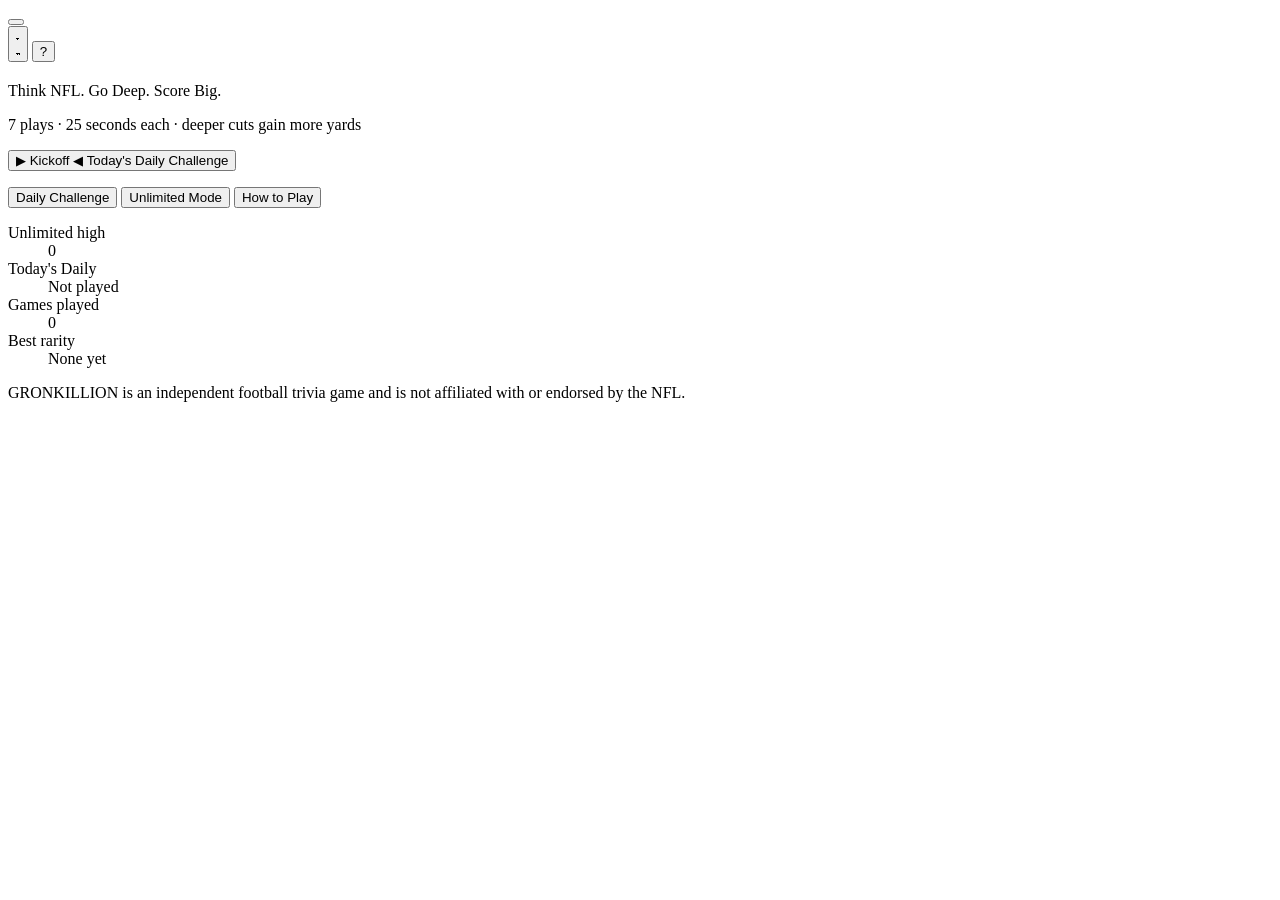
<file: src/shell.html>
<!DOCTYPE html>
<html lang="en">
<head>
<meta charset="utf-8">
<meta name="viewport" content="width=device-width, initial-scale=1, viewport-fit=cover, interactive-widget=resizes-content">
<meta name="theme-color" content="#070B14">
<meta name="description" content="GRONKILLION: an NFL trivia game. Seven timed plays. Obvious answers get first downs; deep cuts score touchdowns.">
<title>GRONKILLION — Think NFL. Go Deep. Score Big.</title>
<link rel="icon" href="data:image/svg+xml,%3Csvg xmlns='http://www.w3.org/2000/svg' viewBox='0 0 8 8' shape-rendering='crispEdges'%3E%3Cpath fill='%23A3FF12' d='M3 0h2v1h1v1h1v4h-1v1h-1v1h-2v-1h-1v-1h-1v-4h1v-1h1z'/%3E%3Cpath fill='%23070B14' d='M3 3h2v1h-2zM3 5h2v1h-2z'/%3E%3C/svg%3E">
<link rel="preconnect" href="https://fonts.googleapis.com">
<link rel="preconnect" href="https://fonts.gstatic.com" crossorigin>
<link rel="stylesheet" href="https://fonts.googleapis.com/css2?family=VT323&display=swap">
<style>
/*__CSS__*/
</style>
</head>
<body>
<!-- Night stadium backdrop (decorative; sprites are injected by script) -->
<div class="stadium" id="stadium" aria-hidden="true">
  <div class="sky"></div>
  <div class="stands"><span class="crowd crowd-dim"></span><span class="crowd crowd-hot"></span><span class="crowd crowd-dense"></span><span class="flashes" id="flashes"></span><span class="ribbon"></span></div>
  <div class="tower tower-l" data-sprite="tower"></div>
  <div class="tower tower-r" data-sprite="tower"></div>
  <div id="lights" class="lights"><span class="glow glow-l"></span><span class="glow glow-r"></span></div>
</div>
<canvas id="confetti" aria-hidden="true" hidden></canvas>
<div id="srPolite" class="sr-only" aria-live="polite" aria-atomic="true"></div>
<div id="srAssert" class="sr-only" aria-live="assertive" aria-atomic="true"></div>

<header class="topbar" id="topbar">
  <button type="button" class="brand" id="brandBtn" aria-label="GRONKILLION home">
    <span class="brand-wm wm-chroma" data-wordmark="small"></span>
    <span class="brand-ball" data-sprite="football"></span>
  </button>
  <div class="hud" id="topGame" hidden>
    <div class="hud-cell notch hud-yards">
      <span class="micro">Yards</span>
      <span class="hud-num"><span id="hudYards">0</span></span>
    </div>
    <div class="hud-mid">
      <ol class="pips" id="hudPips" aria-label="Drive summary"></ol>
      <p class="micro hud-play"><span id="topPlay">Play 1 of 7</span><span class="hud-mode" id="topMode">Daily</span></p>
    </div>
    <div class="hud-cell notch hud-score" id="topScoreWrap" hidden>
      <span class="micro">Score</span>
      <span class="hud-num" id="topScore">0</span>
    </div>
  </div>
  <div class="top-right">
    <button type="button" class="icon-btn" id="soundBtn" aria-pressed="false" aria-label="Sound effects">
      <svg class="snd-off" viewBox="0 0 12 12" shape-rendering="crispEdges" aria-hidden="true"><path fill="currentColor" d="M1 4h2v4h-2zM3 4h1v-1h1v-1h1v8h-1v-1h-1v-1h-1zM8 4h1v1h-1zM10 4h1v1h-1zM9 5h1v2h-1zM8 7h1v1h-1zM10 7h1v1h-1z"/></svg>
      <svg class="snd-on" viewBox="0 0 12 12" shape-rendering="crispEdges" aria-hidden="true"><path fill="currentColor" d="M1 4h2v4h-2zM3 4h1v-1h1v-1h1v8h-1v-1h-1v-1h-1zM8 4h1v4h-1zM10 2h1v1h-1zM10 9h1v1h-1zM11 3h1v6h-1z"/></svg>
    </button>
    <button type="button" class="icon-btn" id="helpBtn" aria-label="How to play">?</button>
  </div>
</header>

<main id="app">
  <!-- HOME -->
  <section id="screen-home" class="screen screen-home" aria-labelledby="wordmark">
    <div class="home-sky">
      <h1 class="wordmark wm-chroma" id="wordmark" aria-label="GRONKILLION" data-wordmark="big"></h1>
      <p class="tagline">Think NFL. Go Deep. Score Big.</p>
      <p class="subtag">7 plays · 25 seconds each · deeper cuts gain more yards</p>
    </div>
    <div class="home-field">
      <div class="home-turf" aria-hidden="true">
        <span class="home-ez"></span>
        <span class="home-runner" id="homeRunner"></span>
      </div>
      <div class="home-col">
        <div class="resume" id="resumeBox" hidden></div>
        <button type="button" class="btn btn-kickoff" id="kickoffBtn">
          <span class="k-main"><span class="k-arrow" aria-hidden="true">▶</span> Kickoff <span class="k-arrow" aria-hidden="true">◀</span></span>
          <span class="k-sub" id="kickoffSub">Today's Daily Challenge</span>
        </button>
        <div class="home-meta">
          <p class="micro" id="homeMeta"></p>
          <div class="mode-row">
            <button type="button" class="btn btn-ghost btn-sm" id="dailyBtn"><span>Daily Challenge</span></button>
            <button type="button" class="btn btn-ghost btn-sm" id="unlimitedBtn"><span>Unlimited Mode</span></button>
            <button type="button" class="btn btn-ghost btn-sm" id="howBtn"><span>How to Play</span></button>
          </div>
        </div>
        <p class="daily-note" id="dailyNote"></p>
        <section class="board" aria-label="Your record">
          <dl class="board-grid">
            <div class="board-cell notch"><dt>Unlimited high</dt><dd class="gold" id="statHigh">0</dd></div>
            <div class="board-cell notch"><dt>Today's Daily</dt><dd id="statDaily"><span class="small">Not played</span></dd></div>
            <div class="board-cell notch"><dt>Games played</dt><dd id="statGames">0</dd></div>
            <div class="board-cell notch"><dt>Best rarity</dt><dd id="statTier"><span class="small">None yet</span></dd></div>
          </dl>
        </section>
        <p class="storage-note notch" id="storageNote" hidden>Browser storage is turned off, so scores and settings won't be saved after you close this page.</p>
      </div>
    </div>
  </section>

  <!-- GAME -->
  <section id="screen-game" class="screen screen-game" aria-labelledby="qPrompt" hidden>
    <div class="stage">
      <article class="qcard notch" id="qcard" data-phase="preview">
        <p class="q-label micro"><span id="qCount">Play 1 of 7</span> · <span id="qCategory">Category</span></p>
        <h2 class="q-prompt" id="qPrompt" tabindex="-1">Question</h2>
        <p class="q-scope" id="qScope"></p>
        <p class="q-hint" aria-hidden="true">▶ deeper cuts gain more yards ◀</p>
      </article>
      <p class="snap-cap notch" id="snapCap" aria-hidden="true">set… hut… the clock starts in <b id="snapNum">3</b></p>

      <section class="reveal" id="reveal" aria-labelledby="rvAnswer" hidden>
        <p class="rv-status micro" id="rvStatus">Accepted</p>
        <div class="rv-mascot" id="rvMascot" aria-hidden="true"></div>
        <p class="rv-tier" id="rvTier" data-tier="chalk">Chalk Pick</p>
        <p class="rv-answer" id="rvAnswer" tabindex="-1">Answer</p>
        <p class="rv-points" id="rvPoints">+10 PTS · +1.4 YDS</p>
        <p class="rv-flavor" id="rvFlavor"></p>
        <p class="rv-note" id="rvNote" hidden></p>
        <button type="button" class="btn btn-notch btn-next" id="nextBtn"><span>Next Play ▶</span></button>
        <div class="rv-more notch" id="rvMore" hidden></div>
      </section>
    </div>

    <form class="answer-zone" id="answerForm" autocomplete="off" novalidate data-clock="snap">
      <div class="typo-chip notch" id="typoChip" hidden>
        <p class="tc-main"><span class="tc-from" id="typoFrom"></span> <span class="tc-arrow" aria-hidden="true">→</span> <span class="tc-to" id="typoTo"></span></p>
        <p class="tc-sub">submit again to confirm · or edit</p>
      </div>
      <div class="answer-bar">
        <div class="timer" id="timer" role="timer" aria-label="Play clock" data-state="snap">
          <svg class="dial" id="timerDial" viewBox="0 0 32 32" shape-rendering="crispEdges" aria-hidden="true"></svg>
          <span class="t-num" id="timerNum" aria-hidden="true">3</span>
        </div>
        <div class="input-col">
          <label class="sr-only" for="answerInput">Your answer</label>
          <div class="input-wrap" id="inputWrap">
            <input id="answerInput" type="text" name="answer" inputmode="text" autocomplete="off" autocorrect="off" autocapitalize="words" spellcheck="false" enterkeyhint="go" maxlength="64" placeholder="type one answer…" aria-describedby="feedback qScope">
          </div>
          <div class="clockbar" aria-hidden="true"><span id="clockFill"></span></div>
        </div>
        <button type="submit" class="btn btn-primary btn-snap" id="submitBtn"><span>Snap</span></button>
      </div>
      <div class="answer-meta">
        <p class="feedback" id="feedback" role="status" aria-live="polite"></p>
        <button type="button" class="btn-text" id="skipBtn">Skip play</button>
      </div>
    </form>

    <div class="field-wrap" id="gameField">
      <div class="field-head">
        <p class="micro zone-label" data-role="zone" data-zone="opening">Opening Drive</p>
        <p class="micro yard-pos">Ball on <span data-role="marker">Own goal line</span></p>
      </div>
      <div class="field-box">
        <div class="field" data-role="field" role="img" aria-label="Football field"></div>
        <div class="field-ovl" data-role="overlay" aria-hidden="true"></div>
      </div>
      <div class="field-zones" data-role="zones" aria-hidden="true"></div>
    </div>
  </section>

  <!-- RESULTS -->
  <section id="screen-results" class="screen screen-results" aria-labelledby="resRank" hidden>
    <div class="res-top">
      <span class="res-wm wm-chroma" data-wordmark="small" aria-hidden="true"></span>
      <p class="micro res-mode"><span>Drive complete</span> · <span id="resMode">Unlimited Mode</span></p>
    </div>
    <div class="res-hero" id="resHero">
      <p class="res-score"><span class="big" id="resScore">0</span><span class="res-side"><span class="res-yard" id="resYard">Own goal line</span><span class="of">/ 700 pts</span></span></p>
      <h2 class="res-rank" id="resRank" tabindex="-1">Rookie</h2>
      <p class="res-msg" id="resMsg"></p>
      <p class="res-badge" id="resBadge" hidden><span>New high score</span></p>
    </div>

    <section class="res-log notch" aria-labelledby="resLogTitle">
      <h3 class="micro" id="resLogTitle">Drive log <span class="dim">· longer = rarer</span></h3>
      <div class="log-chart" id="resLog"></div>
    </section>

    <section class="res-legend" aria-labelledby="resLegendTitle">
      <h3 class="micro" id="resLegendTitle">Rank ladder</h3>
      <table class="legend-table" id="resLegend"><tbody></tbody></table>
    </section>

    <ol class="res-plays" id="resPlays" aria-label="Your seven plays"></ol>

    <div class="res-actions">
      <div class="res-row">
        <button type="button" class="btn btn-primary btn-wide" id="copyBtn"><span>Copy Result</span></button>
        <button type="button" class="btn btn-ghost" id="shareBtn"><span>Share…</span></button>
      </div>
      <button type="button" class="btn btn-gold btn-wide" id="replayBtn"><span>Play Again ▶</span></button>
      <div class="res-row res-row-ghost">
        <button type="button" class="btn btn-ghost btn-sm" id="resHomeBtn"><span>Home</span></button>
        <button type="button" class="btn btn-ghost btn-sm" id="resHowBtn"><span>How to Play</span></button>
      </div>
    </div>
    <p class="res-next" id="resNext"></p>
  </section>
</main>

<footer class="site-footer">
  <p>GRONKILLION is an independent football trivia game and is not affiliated with or endorsed by the NFL.</p>
</footer>

<!-- How to play -->
<dialog id="howDialog" aria-labelledby="howTitle">
  <div class="dlg notch">
    <h2 id="howTitle">How to play</h2>
    <p>Seven plays make one drive. Each play is an NFL prompt with lots of correct answers. Type one in, and dig deep: the less obvious your answer, the more yards you gain.</p>
    <h3>The play clock</h3>
    <ul>
      <li>You get a 3-second snap count to read the prompt, then 25 seconds to answer.</li>
      <li>A wrong or unrecognized answer doesn't end the play. Keep trying until the clock hits zero.</li>
      <li>Your first accepted answer locks in the play. If we fix a typo for you, submit once more to confirm it.</li>
    </ul>
    <h3>Rarity scoring</h3>
    <table class="tier-table" id="tierTable"><tbody></tbody></table>
    <p class="dlg-fine">Rarity tiers are curated estimates of how likely an average fan is to think of each answer. They are not live player statistics.</p>
    <h3>The field</h3>
    <p>Every point moves the ball downfield. A perfect 700-point drive reaches the end zone for a touchdown.</p>
    <h3>Typing tips</h3>
    <ul>
      <li>Capitalization, punctuation and suffixes like Jr. or III don't matter.</li>
      <li>Last names work when only one well-known player has that name. Otherwise, add a first name.</li>
      <li>Well-known nicknames work, and so do team nicknames, cities and abbreviations like KC or SF.</li>
    </ul>
    <h3>Modes</h3>
    <ul>
      <li><strong>Daily Challenge:</strong> the same seven plays for everyone each UTC day. One scored attempt per day.</li>
      <li><strong>Unlimited Mode:</strong> play as many drives as you like.</li>
    </ul>
    <form method="dialog" class="dlg-actions"><button class="btn btn-primary" value="close"><span>Got it</span></button></form>
  </div>
</dialog>

<!-- Confirm -->
<dialog id="confirmDialog" aria-labelledby="confirmTitle">
  <form method="dialog" class="dlg notch">
    <h2 id="confirmTitle">Are you sure?</h2>
    <p id="confirmText"></p>
    <div class="dlg-actions">
      <button class="btn btn-ghost" value="cancel" id="confirmCancel"><span>Cancel</span></button>
      <button class="btn btn-primary" value="ok" id="confirmOk"><span>OK</span></button>
    </div>
  </form>
</dialog>

<!-- Share fallback -->
<dialog id="shareDialog" aria-labelledby="shareTitle">
  <div class="dlg notch">
    <h2 id="shareTitle">Share your drive</h2>
    <p class="dlg-lead">Copy this summary and paste it anywhere. It doesn't reveal any answers.</p>
    <label class="sr-only" for="shareText">Results summary</label>
    <textarea id="shareText" readonly></textarea>
    <div class="dlg-actions">
      <button type="button" class="btn btn-gold" id="shareCopy"><span>Copy</span></button>
      <form method="dialog"><button class="btn btn-ghost" value="close" id="shareClose"><span>Close</span></button></form>
    </div>
  </div>
</dialog>

<div id="kickoffFx" class="kickoff-fx" aria-hidden="true" hidden>
  <div class="ko-turf"></div>
  <div class="ko-kicker" id="koKicker"></div>
  <div class="ko-ball-x"><div class="ko-ball-y"><div class="ko-ball" id="koBall"></div></div></div>
  <p class="ko-word">Kickoff</p>
</div>
<div id="toast" class="toast notch" role="status" aria-live="polite"></div>

<script>
/*__JS__*/
</script>
</body>
</html>
</file>
